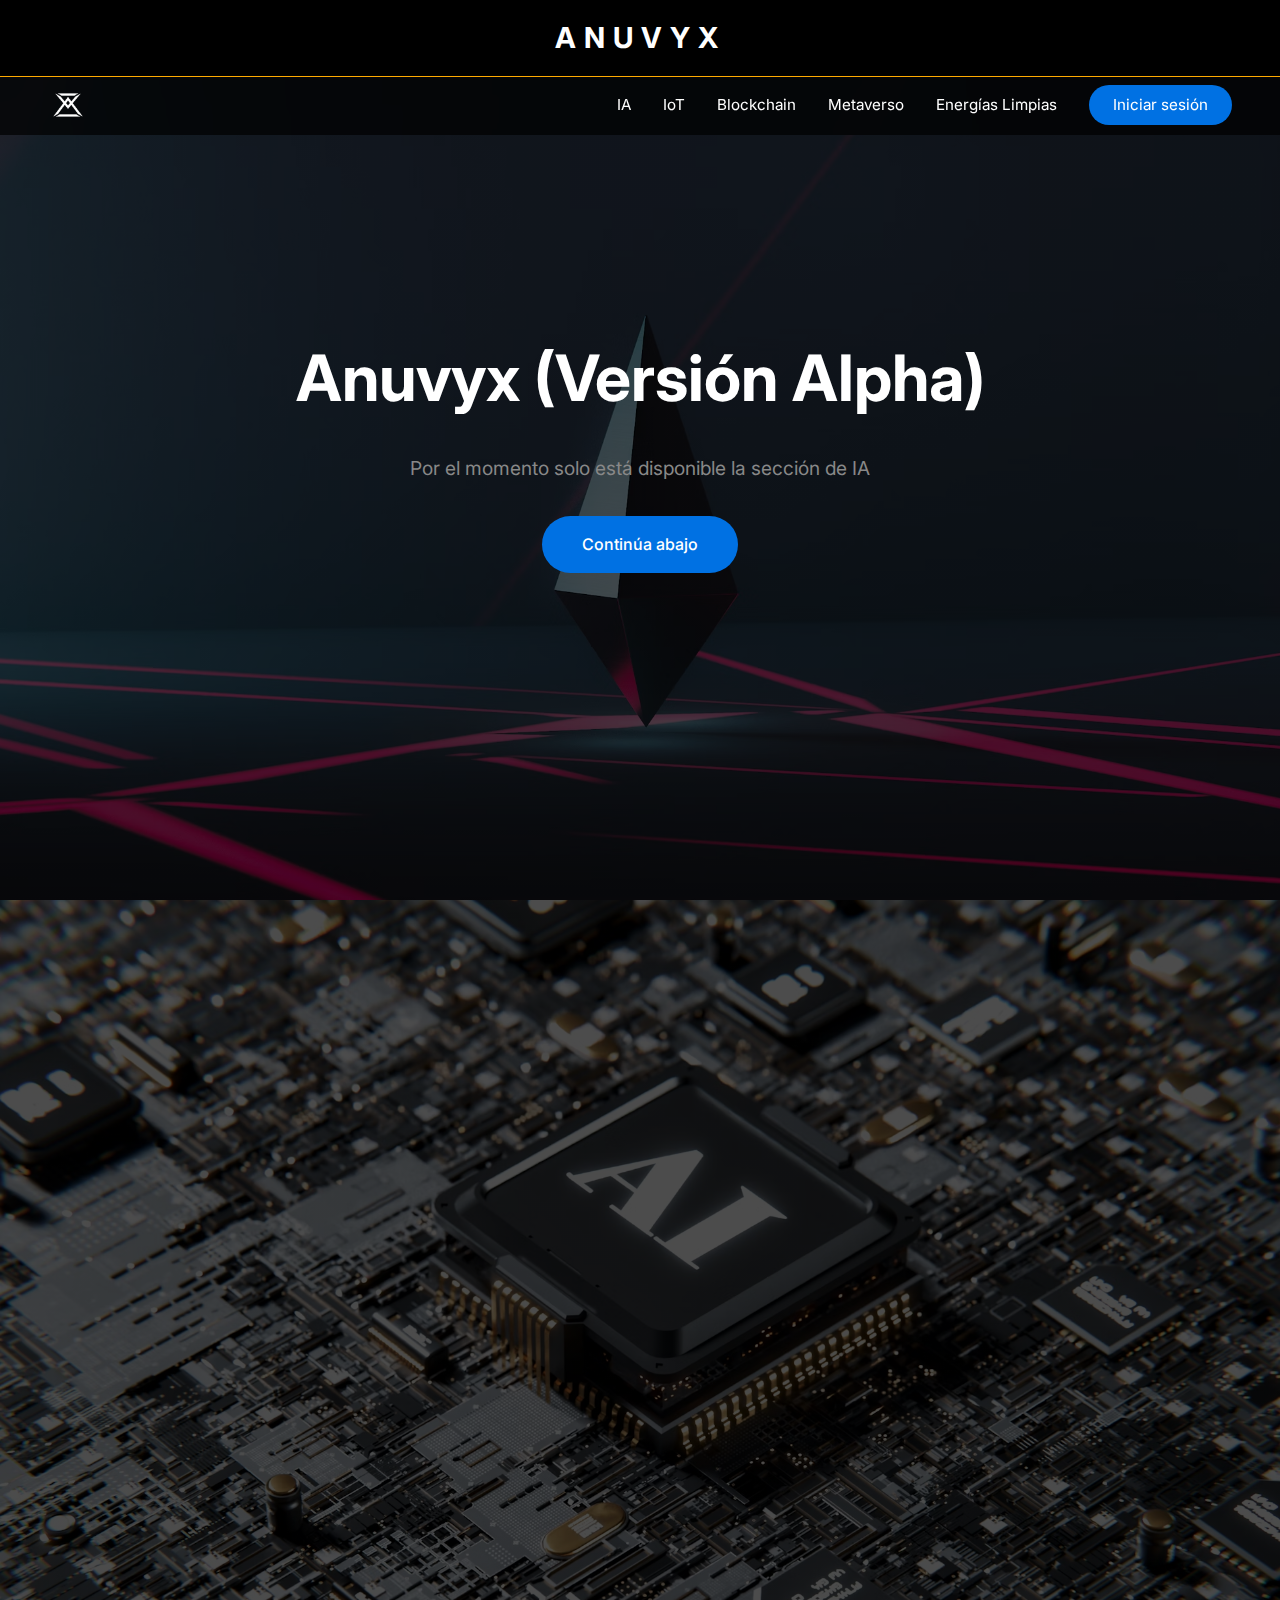
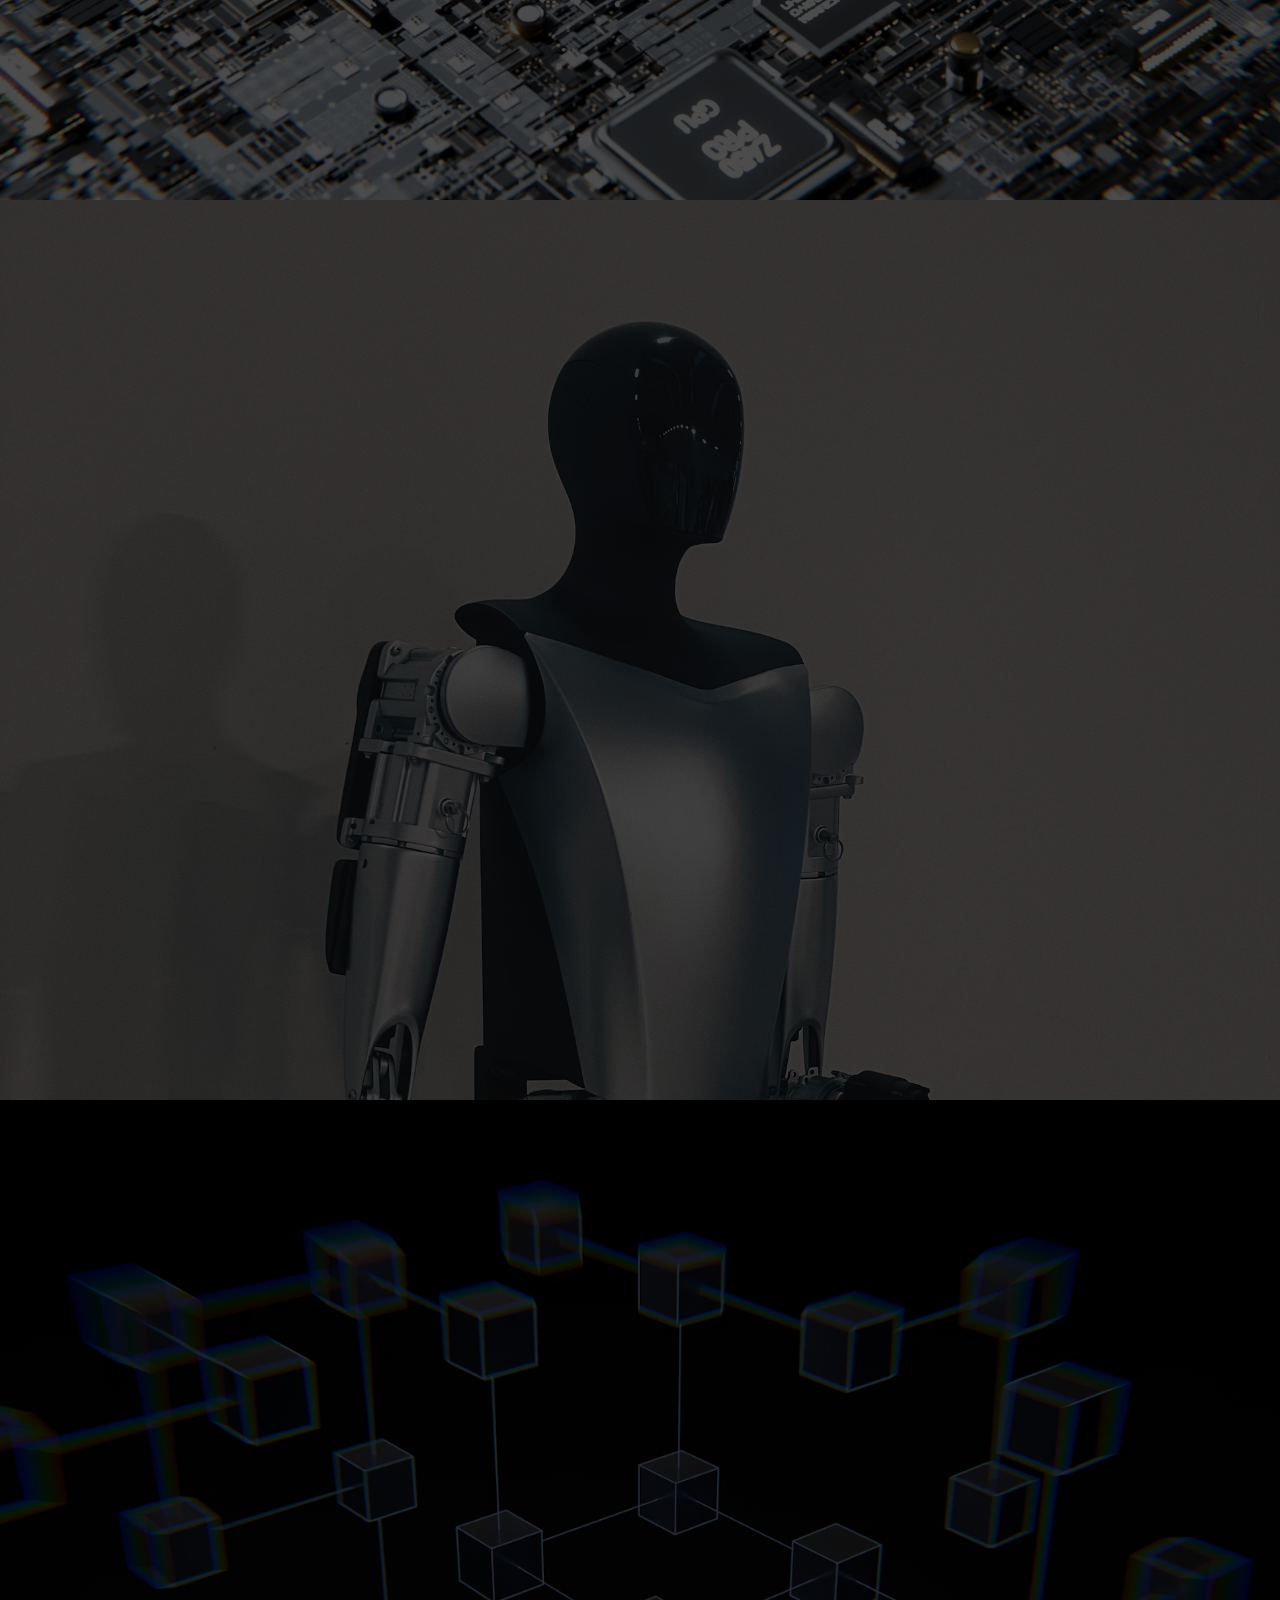
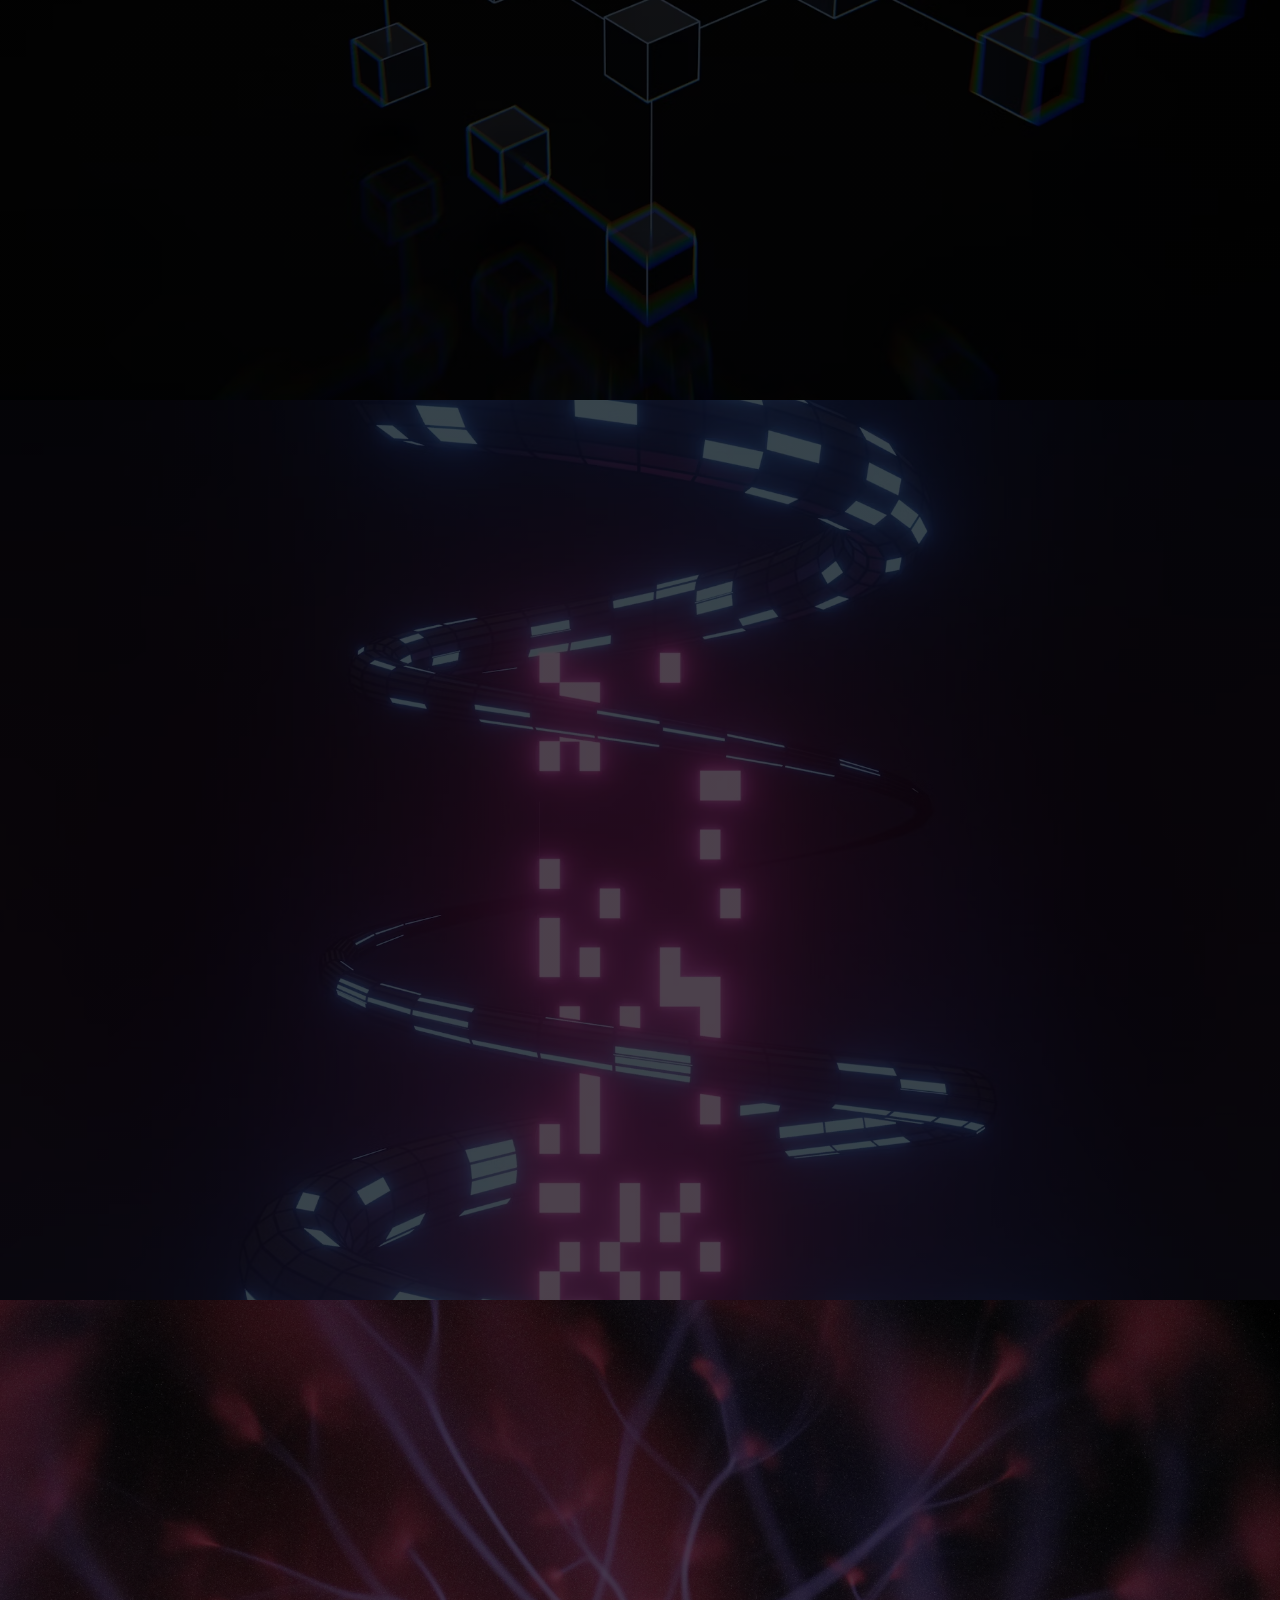
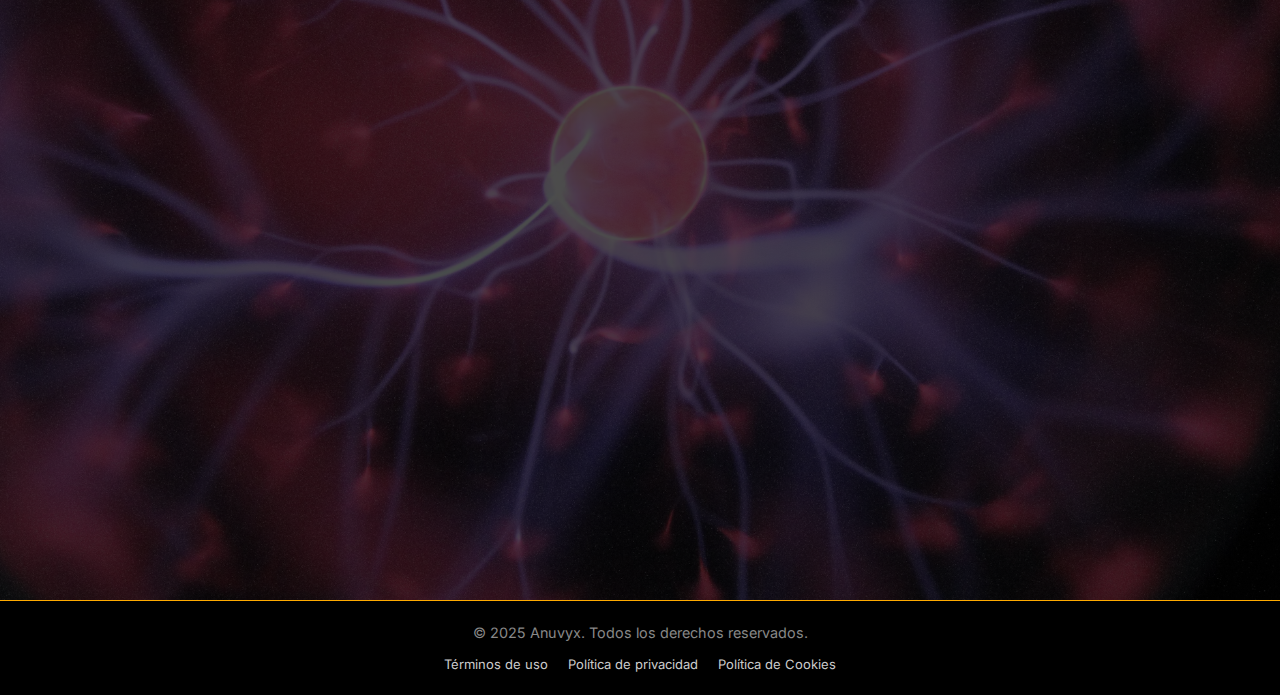
<file: index.html>
<!DOCTYPE html>
<html lang="es">
<head>
  <meta charset="UTF-8">
  <meta name="viewport" content="width=device-width, initial-scale=1.0">
  <title>Anuvyx</title>
  <link rel="stylesheet" href="styles.css">
  <link href="https://fonts.googleapis.com/css2?family=Inter:wght@300;400;500;700&display=swap" rel="stylesheet">
  <link rel="icon" type="image/x-icon" href="static/logo/favicon.ico">
</head>
<body>
  <!-- Top Bar -->
  <div class="top-bar" onclick="window.location.reload()" style="cursor: pointer;" title="Recargar">
    <a href="#hero" class="company-name">ANUVYX</a>
  </div>

  <!-- Navigation Bar -->
  <nav class="nav">
    <a href="#hero" class="nav-logo">
      <img src="static/logo/Anuvyx-White-NB.PNG" alt="Logo Anuvyx" class="logo-img" title="Inicio">
    </a>
    <div class="menu-toggle">
      <span></span>
      <span></span>
      <span></span>
    </div>
    <div class="nav-links">
      <a href="#ia" class="nav-link">IA</a>
      <a href="#iot" class="nav-link">IoT</a>
      <a href="#blockchain" class="nav-link">Blockchain</a>
      <a href="#metaverso" class="nav-link">Metaverso</a>
      <a href="#energias" class="nav-link">Energías Limpias</a>
      <a href="account/login.html" class="nav-link login-link">Iniciar sesión</a>
    </div>
  </nav>

  <!-- Hero Section -->
  <section class="section hero" id="hero">
    <h1 class="hero-title">Anuvyx (Versión Alpha)</h1>
    <p class="hero-subtitle">Por el momento solo está disponible la sección de IA</p>
    <a href="#ia" class="cta-button">Continúa abajo</a>
  </section>

  <!-- IA Section -->
  <section class="section" id="ia">
    <div class="section-content">
      <h2>Inteligencia Artificial</h2>
      <p>Modelo de lenguaje basado en IA</p>
      <a href="ia/arex.html" class="cta-button">Conoce a Arex</a>
    </div>
  </section>

  <!-- IoT Section -->
  <section class="section" id="iot">
    <div class="section-content">
      <h2>Ecosistemas IoT</h2>
      <p>En proceso de creación</p>
      <a href="#iot" class="cta-button">No disponible</a>
    </div>
  </section>

  <!-- Blockchain Section -->
  <section class="section" id="blockchain">
    <div class="section-content">
      <h2>Blockchain &amp; Web3</h2>
      <p>En proceso de creación</p>
      <a href="#blockchain" class="cta-button">No disponible</a>
    </div>
  </section>

  <!-- Metaverso Section -->
  <section class="section" id="metaverso">
    <div class="section-content">
      <h2>Metaverso</h2>
      <p>En proceso de creación</p>
      <a href="#metaverso" class="cta-button">No disponible</a>
    </div>
  </section>

  <!-- Energías Limpias Section -->
  <section class="section" id="energias">
    <div class="section-content">
      <h2>Energías Limpias</h2>
      <p>En proceso de creación</p>
      <a href="#energias" class="cta-button">No disponible</a>
    </div>
  </section>

  <!-- Footer -->
  <footer class="footer">
    <p class="copyright">&copy; 2025 Anuvyx. Todos los derechos reservados.</p>
    <div class="legal-links">
      <a href="legal/terms-of-use.html">Términos de uso</a>
      <a href="legal/privacy-policy.html">Política de privacidad</a>
      <a href="legal/cookie-policy.html">Política de Cookies</a>
    </div>
  </footer>

  <!-- Script -->
  <script src="script.js"></script>
</body>
</html>
</file>
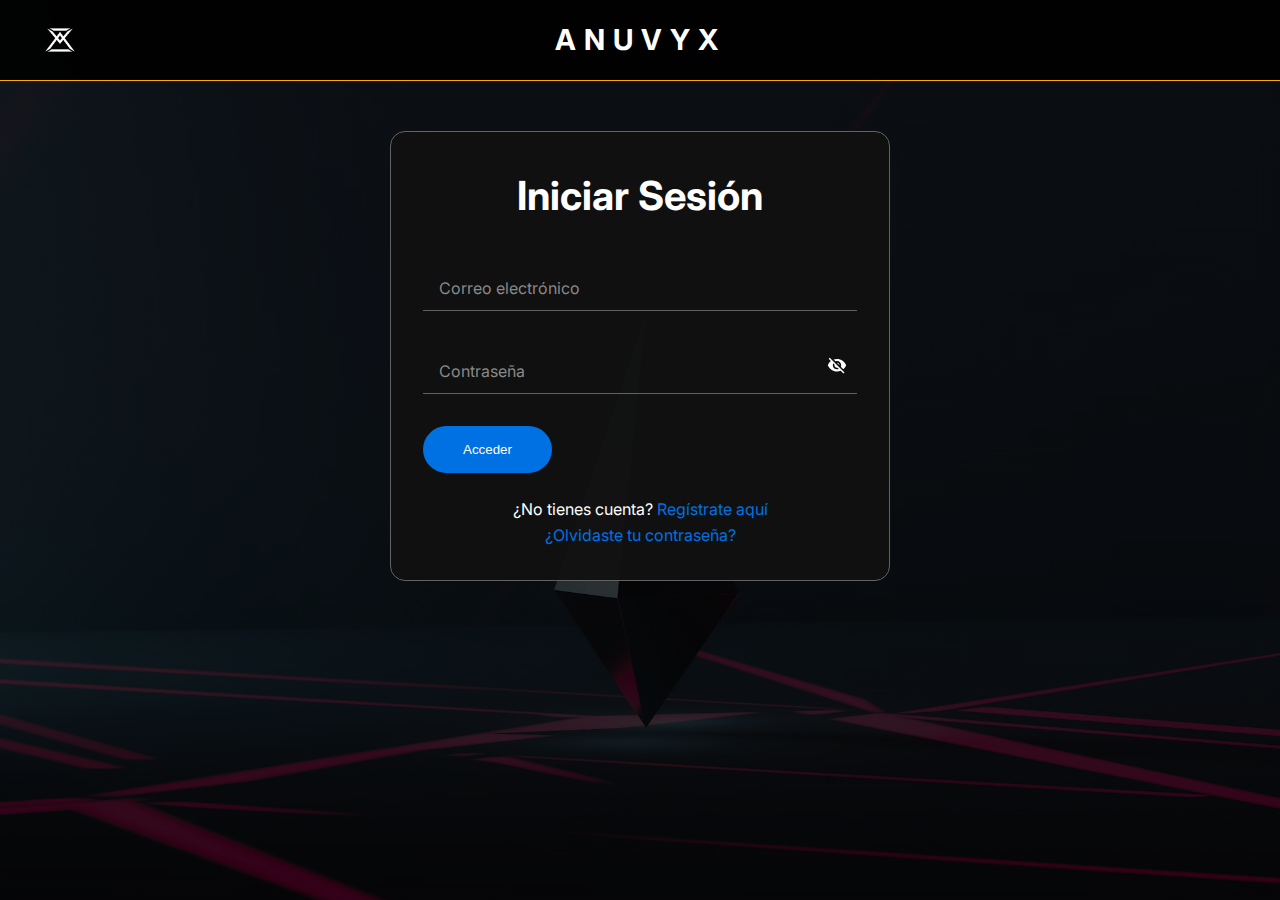
<file: account/login.html>
<!DOCTYPE html>
<html lang="es">
<head>
  <meta charset="UTF-8">
  <meta name="viewport" content="width=device-width, initial-scale=1.0">
  <title>Anuvyx - Autenticación</title>
  <link rel="stylesheet" href="../styles.css">
  <link href="https://fonts.googleapis.com/css2?family=Inter:wght@300;400;500;700&display=swap" rel="stylesheet">
  <link rel="icon" type="image/x-icon" href="../static/logo/favicon.ico">
  <script>
    const params = new URLSearchParams(window.location.search);
    const from = params.get('from');
    if (from) {
      localStorage.setItem('redirectAfterLogin', from);
    }

    if (localStorage.getItem("isLoggedIn") === "true") {
      const redirectTo = localStorage.getItem('redirectAfterLogin') || "../index.html";
      window.location.href = redirectTo === 'arex' ? '../ia/arex.html' : redirectTo;
    }
  </script>
  <script src="https://www.google.com/recaptcha/api.js?render=6LcKLQgrAAAAAA_CidzmLhdN0KHLVfloMFSuu1zL"></script>
  <style>
    #recoveryMessage {
      margin-top: 1.5rem;
    }

    body.login-page {
      background: linear-gradient(rgba(0, 0, 0, 0.8), rgba(0, 0, 0, 0.8)),
                  url("../static/index/hero-banner.avif");
      background-size: cover;
      background-position: center;
      background-attachment: fixed;
    }
  </style>
</head>
<body class="login-page">
  <!-- Auth Navigation -->
  <nav class="auth-nav">
    <div class="nav-left">
      <a href="../index.html" class="nav-logo">
        <img src="../static/logo/Anuvyx-White-NB.PNG" alt="Logo Anuvyx" class="logo-img">
      </a>
    </div>
    <div class="nav-center">
      <a href="../index.html" class="company-name">ANUVYX</a>
    </div>
    <div class="nav-right"></div>
  </nav>

  <!-- Auth Container -->
  <div class="auth-container">
    <!-- Login Section -->
    <section class="auth-section active" id="loginSection">
      <div class="auth-content">
        <h2>Iniciar Sesión</h2>
        <form id="loginForm">
          <div class="input-group">
            <input type="email" id="email" name="email" required>
            <label for="email">Correo electrónico</label>
          </div>
          <div class="input-group">
            <input type="password" id="password" name="password" required>
            <label for="password">Contraseña</label>
          </div>
          <!-- Campo oculto para el token de reCAPTCHA -->
          <input type="hidden" id="recaptchaTokenLogin" name="recaptchaToken">
          <button type="submit" class="cta-button" id="loginButton">
            Acceder
          </button>
          <p class="auth-links">
            ¿No tienes cuenta? <a href="#signup" class="switch-form">Regístrate aquí</a><br>
            <a href="#forgot-password" class="switch-form">¿Olvidaste tu contraseña?</a>
          </p>
        </form>
      </div>
    </section>

    <!-- Signup Section -->
    <section class="auth-section" id="signupSection">
      <div class="auth-content">
        <h2>Crea tu cuenta de Anuvyx</h2>
        <form id="signUpForm">
          <div class="input-group">
            <input type="text" id="name" name="name" required>
            <label for="name">Nombre completo</label>
          </div>
          <div class="input-group">
            <input type="email" id="emailSignUp" name="email" required>
            <label for="emailSignUp">Correo electrónico</label>
          </div>
          <div class="input-group">
            <input type="password" id="passwordSignUp" name="password" required>
            <label for="passwordSignUp">Contraseña</label>
          </div>
          <div class="input-group">
            <input type="password" id="confirmPassword" name="confirmPassword" required>
            <label for="confirmPassword">Confirmar contraseña</label>
          </div>
          <input type="hidden" id="recaptchaToken" name="recaptchaToken">
          <button type="submit" class="cta-button" id="signUpButton">Registrarse</button>
          <p class="auth-links">
            ¿Ya tienes cuenta? <a href="#login" class="switch-form">Inicia sesión aquí</a>
          </p>
        </form>
      </div>
    </section>

    <!-- Password Recovery Section -->
    <section class="auth-section" id="recoverySection">
      <div class="auth-content">
        <h2>Recuperar Contraseña</h2>
        <form id="recoveryForm">
          <div class="input-group">
            <input type="email" id="recoveryEmail" name="email" required>
            <label for="recoveryEmail">Correo electrónico registrado</label>
          </div>
          <button type="submit" class="cta-button" id="recoveryButton">Enviar enlace de recuperación</button>
          <p class="auth-links">
            <a href="#login" class="switch-form">Volver al login</a>
          </p>
        </form>
        <div id="recoveryMessage" class="hidden"></div>
      </div>
    </section>
  </div>

  <!-- Auth Script -->
  <script>
    function addTogglePassword(idInput) {
      const input = document.getElementById(idInput);
      if (!input) return;
      const label = input.nextElementSibling;
      if (label && label.tagName.toLowerCase() !== 'label') return;
      if (label.nextElementSibling && label.nextElementSibling.classList.contains('toggle-password')) {
        label.nextElementSibling.remove();
      }
      const wrapper = document.createElement('div');
      wrapper.style.position = 'relative';
      input.parentNode.insertBefore(wrapper, input);
      wrapper.appendChild(input);
      if (label && label.tagName.toLowerCase() === 'label') {
        wrapper.appendChild(label);
      }
      input.style.width = '100%';
      const toggleIcon = document.createElement('span');
      toggleIcon.classList.add('toggle-password-icon');
      toggleIcon.style.position = 'absolute';
      toggleIcon.style.top = '50%';
      toggleIcon.style.right = '10px';
      toggleIcon.style.transform = 'translateY(-50%)';
      toggleIcon.style.cursor = 'pointer';
      const eyeSVG = `
      <svg xmlns="http://www.w3.org/2000/svg" viewBox="0 0 24 24" fill="currentColor" width="20" height="20">
        <path d="M12 4.5C7 4.5 2.73 7.61 1 12c1.73 4.39 6 7.5 11 7.5s9.27-3.11 11-7.5c-1.73-4.39-6-7.5-11-7.5zM12 17c-2.76 0-5-2.24-5-5s2.24-5 5-5 5 2.24 5 5-2.24 5-5 5zm0-8c-1.66 0-3 1.34-3 3s1.34 3 3 3 3-1.34 3-3-1.34-3-3-3z"/>
      </svg>
      `;
      const eyeSlashSVG = `
      <svg xmlns="http://www.w3.org/2000/svg" viewBox="0 0 24 24" fill="currentColor" width="20" height="20">
        <path d="M12 7c2.76 0 5 2.24 5 5 0 .65-.13 1.26-.36 1.83l2.92 2.92c1.51-1.26 2.7-2.89 3.43-4.75-1.73-4.39-6-7.5-11-7.5-1.4 0-2.74.25-3.98.7l2.16 2.16C10.74 7.13 11.35 7 12 7zM2 4.27l2.28 2.28.46.46C3.08 8.3 1.78 10.02 1 12c1.73 4.39 6 7.5 11 7.5 1.55 0 3.03-.3 4.38-.84l.42.42L19.73 22 21 20.73 3.27 3 2 4.27zM7.53 9.8l1.55 1.55c-.05.21-.08.43-.08.65 0 1.66 1.34 3 3 3 .22 0 .44-.03.65-.08l1.55 1.55c-.67.33-1.41.53-2.2.53-2.76 0-5-2.24-5-5 0-.79.2-1.53.53-2.2zm4.31-.78l3.15 3.15.02-.16c0-1.66-1.34-3-3-3l-.17.01z"/>
      </svg>
      `;
      toggleIcon.innerHTML = eyeSlashSVG;
      wrapper.appendChild(toggleIcon);
      toggleIcon.addEventListener('click', () => {
        if (input.type === 'password') {
          input.type = 'text';
          toggleIcon.innerHTML = eyeSVG;
        } else {
          input.type = 'password';
          toggleIcon.innerHTML = eyeSlashSVG;
        }
      });
    }

    function executeRecaptcha(action) {
      return new Promise((resolve, reject) => {
        grecaptcha.ready(() => {
          grecaptcha.execute('6LcKLQgrAAAAAA_CidzmLhdN0KHLVfloMFSuu1zL', { action })
            .then(token => resolve(token))
            .catch(error => reject(error));
        });
      });
    }

    document.addEventListener("DOMContentLoaded", () => {
      // Cambiar entre secciones
      document.querySelectorAll('.switch-form').forEach(link => {
        link.addEventListener('click', (e) => {
          e.preventDefault();
          document.querySelectorAll('.auth-section').forEach(section => {
            section.classList.remove('active');
          });
          let targetSection;
          switch (e.target.hash) {
            case "#signup": targetSection = document.getElementById('signupSection'); break;
            case "#login": targetSection = document.getElementById('loginSection'); break;
            case "#forgot-password": targetSection = document.getElementById('recoverySection'); break;
          }
          if (targetSection) targetSection.classList.add('active');
        });
      });

      // Mostrar/ocultar contraseña
      addTogglePassword('password');
      addTogglePassword('passwordSignUp');
      addTogglePassword('confirmPassword');

      // Login con reCAPTCHA
      document.getElementById('loginForm').addEventListener('submit', async (e) => {
        e.preventDefault();
        const email = document.getElementById('email').value.trim();
        const password = document.getElementById('password').value;
        const loginButton = document.getElementById('loginButton');
        
        loginButton.disabled = true;
        const originalContent = loginButton.innerHTML;
        loginButton.innerHTML = '<span class="spinner"></span>';

        try {
          const token = await executeRecaptcha('login');
          document.getElementById('recaptchaTokenLogin').value = token;

          const response = await fetch('https://anuvyx-backend.vercel.app/api/login', {
            method: 'POST',
            headers: { 'Content-Type': 'application/json' },
            body: JSON.stringify({ email, password, recaptchaToken: token })
          });

          if (!response.ok) {
            const errMsg = await response.text();
            const needsVerification =
              response.status === 401 && errMsg.toLowerCase().includes('no ha sido verificado');

            if (needsVerification) {
              localStorage.setItem('pendingVerificationEmail', email);
              alert('Tu cuenta ya está registrada. Verifica tu correo para poder iniciar sesión.');
              window.location.href = '../account/verification.html';
              return;
            }

            throw new Error(errMsg || 'Error en el inicio de sesión');
          }

          const data = await response.json();
          localStorage.setItem("isLoggedIn", "true");
          localStorage.setItem("userData", JSON.stringify(data.user));
          localStorage.setItem("authToken", data.token);
          const redirectTo = localStorage.getItem('redirectAfterLogin') || '../index.html';
          window.location.href = redirectTo === 'arex' ? '../ia/arex.html' : redirectTo;
        } catch (error) {
          console.error('Login error:', error);
          alert('Error en el inicio de sesión. Verifica tus credenciales y vuelve a intentarlo.');
        } finally {

          loginButton.disabled = false;
          loginButton.innerHTML = originalContent;
        }
      });

      // Signup (sin cambios)
      document.getElementById('signUpForm').addEventListener('submit', async (e) => {
        e.preventDefault();
        const signUpButton = document.getElementById('signUpButton');
        signUpButton.disabled = true;
        const originalText = signUpButton.innerHTML;
        signUpButton.innerHTML = '<span class="spinner"></span>';

        try {
          const token = await executeRecaptcha('signup');
          document.getElementById('recaptchaToken').value = token;
          const formData = {
            name: document.getElementById('name').value,
            email: document.getElementById('emailSignUp').value,
            password: document.getElementById('passwordSignUp').value,
            confirmPassword: document.getElementById('confirmPassword').value,
            recaptchaToken: token
          };
          const response = await fetch('https://anuvyx-backend.vercel.app/api/register', {
            method: 'POST',
            headers: { 'Content-Type': 'application/json' },
            body: JSON.stringify(formData)
          });
          if (!response.ok) throw new Error(await response.text());
          alert('¡Registro exitoso! Escribe tu correo para verificar tu cuenta.');
          window.location.href = '../account/verification.html';
        } catch (error) {
          console.error('Signup error:', error);
          alert('Error en el registro: ' + error.message);
        } finally {
          signUpButton.disabled = false;
          signUpButton.innerHTML = originalText;
        }
      });

      // Recuperación de contraseña (sin cambios)
      document.getElementById('recoveryForm').addEventListener('submit', async (e) => {
        e.preventDefault();
        const email = document.getElementById('recoveryEmail').value;
        const messageElement = document.getElementById('recoveryMessage');
        const recoveryButton = document.getElementById('recoveryButton');
        const originalText = recoveryButton.innerHTML;

        recoveryButton.disabled = true;
        recoveryButton.innerHTML = '<span class="spinner"></span>';

        try {
          const response = await fetch('https://anuvyx-backend.vercel.app/api/forgot-password', {
            method: 'POST',
            headers: { 'Content-Type': 'application/json' },
            body: JSON.stringify({ email })
          });
          messageElement.classList.remove('hidden', 'error', 'success');
          if (response.ok) {
            messageElement.textContent = 'Se ha enviado un enlace de recuperación a tu correo electrónico.';
            messageElement.classList.add('success');
          } else {
            messageElement.textContent = 'Error al enviar el enlace. Verifica el correo electrónico.';
            messageElement.classList.add('error');
          }
        } catch (error) {
          console.error('Recovery error:', error);
          messageElement.classList.remove('hidden');
          messageElement.textContent = 'Error de conexión. Intenta nuevamente.';
          messageElement.classList.add('error');
        } finally {
          recoveryButton.disabled = false;
          recoveryButton.innerHTML = originalText;
          messageElement.classList.remove('hidden');
        }
      });

    });
  </script>
</body>
</html>
</file>
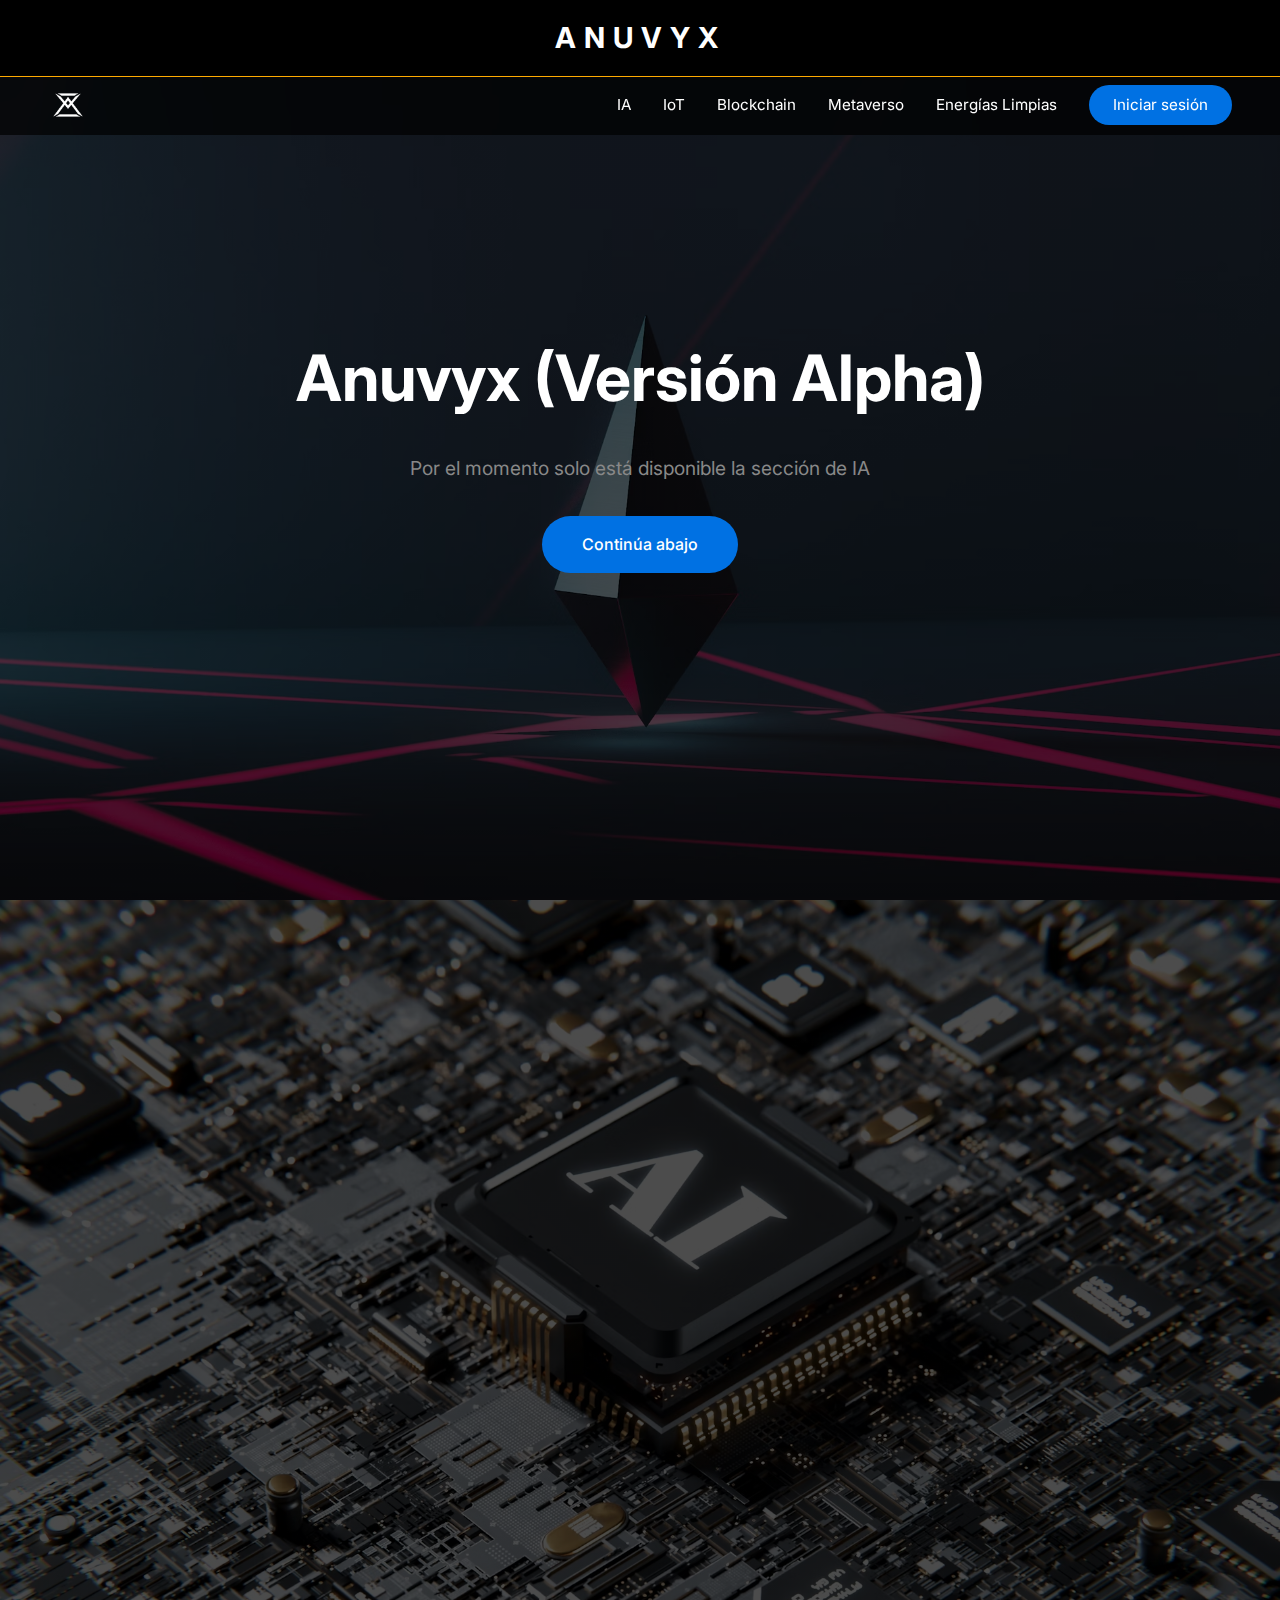
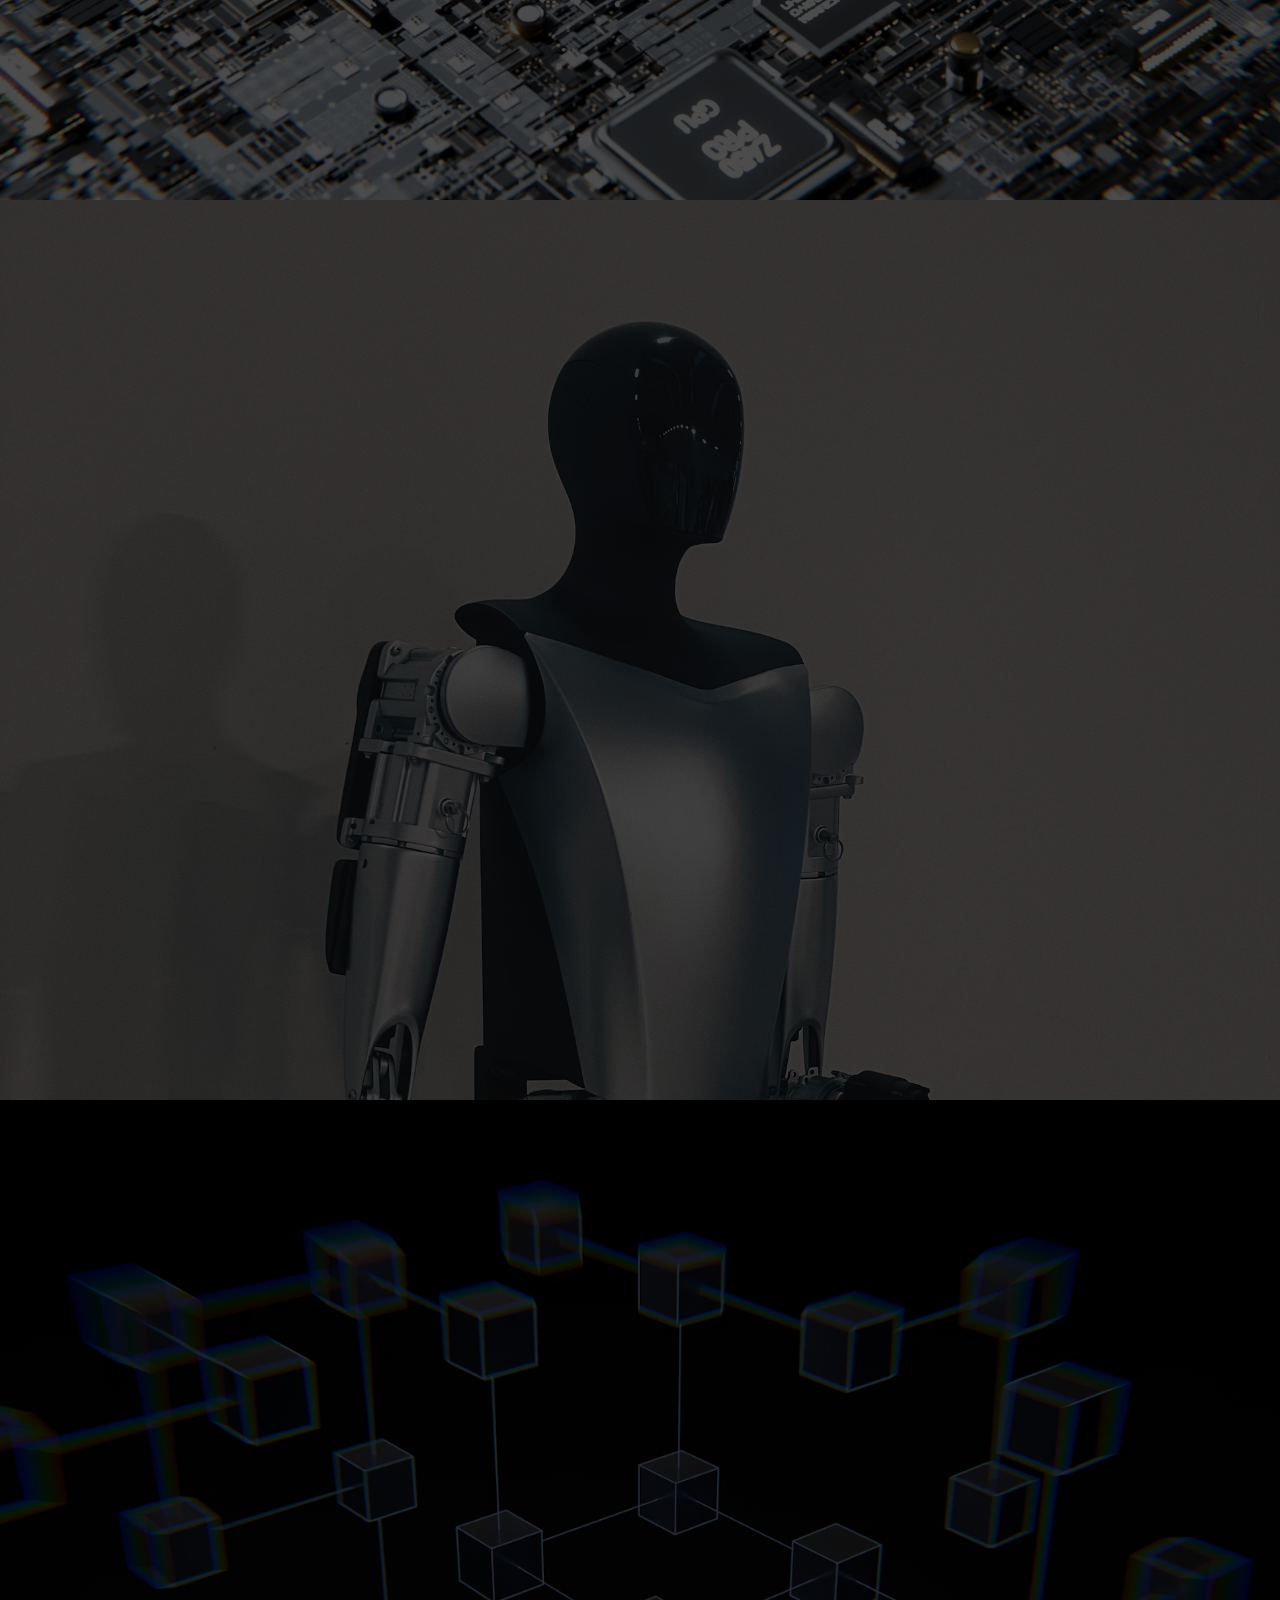
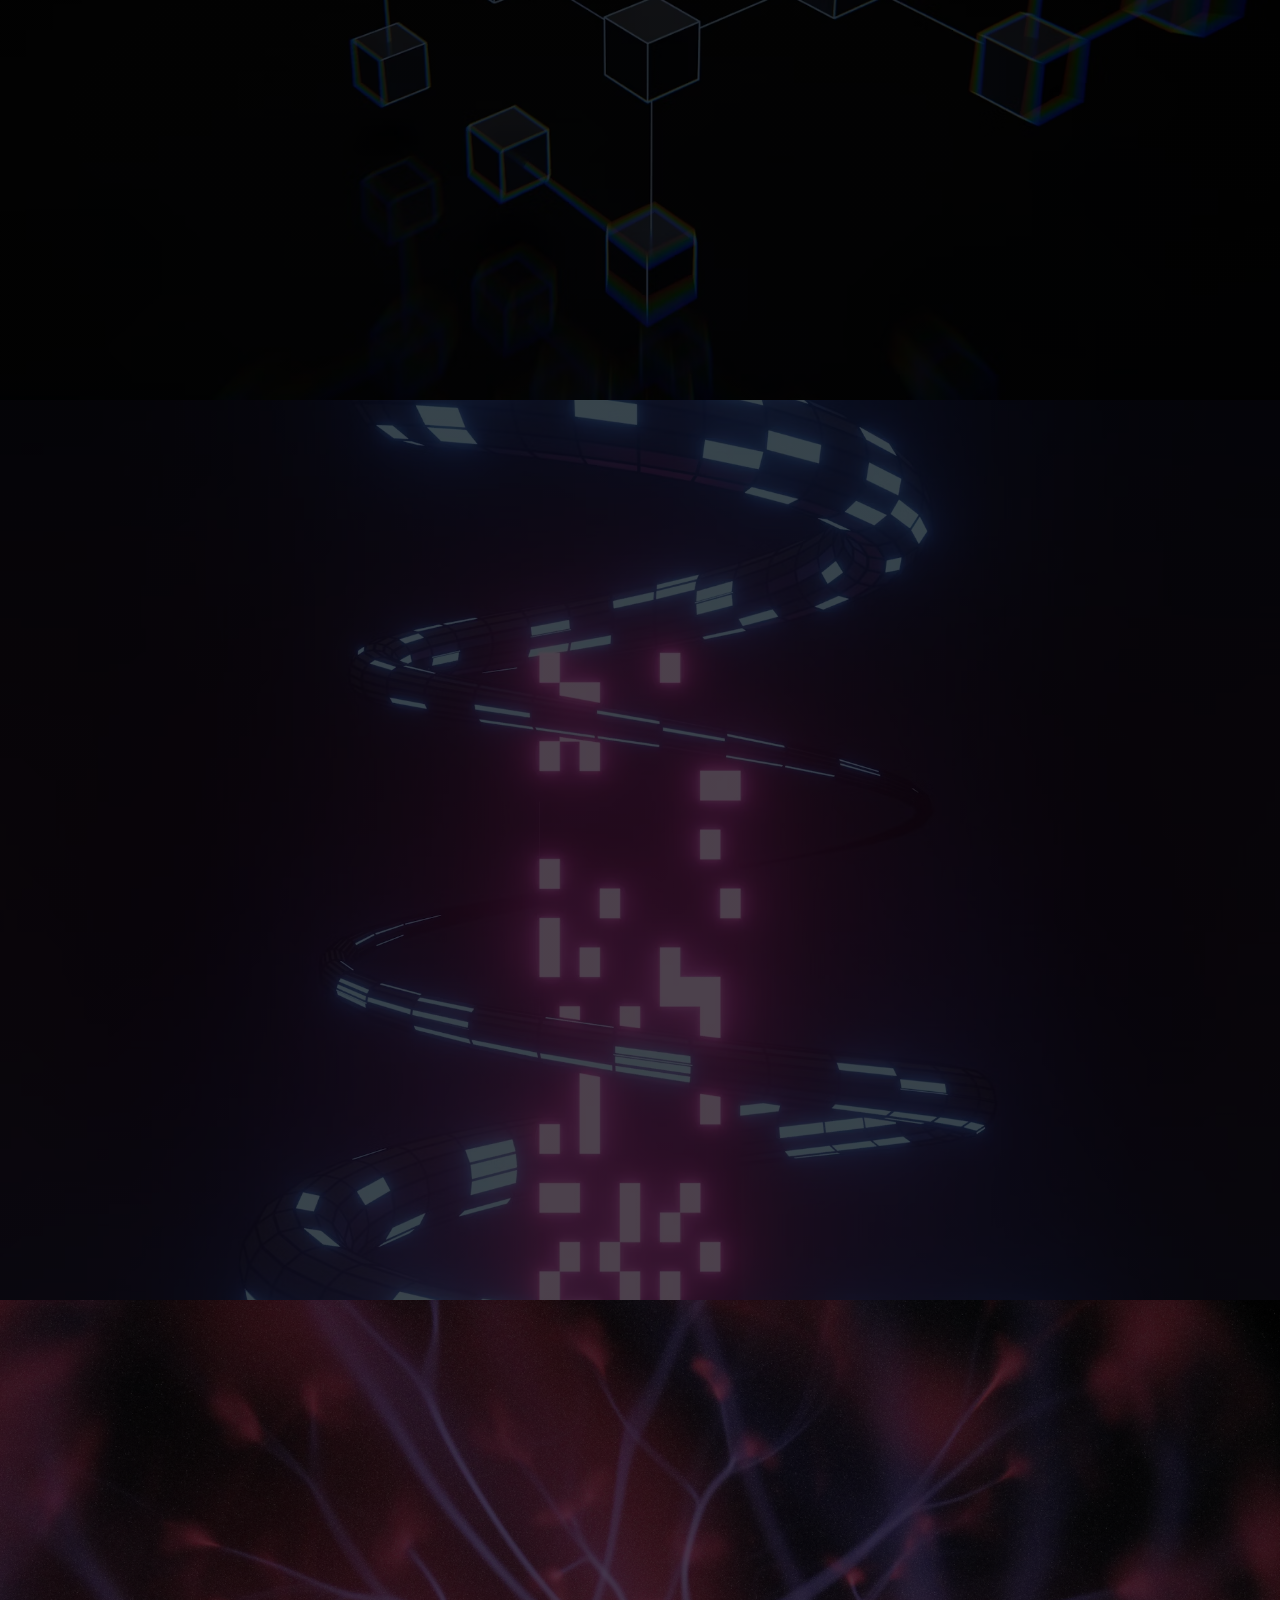
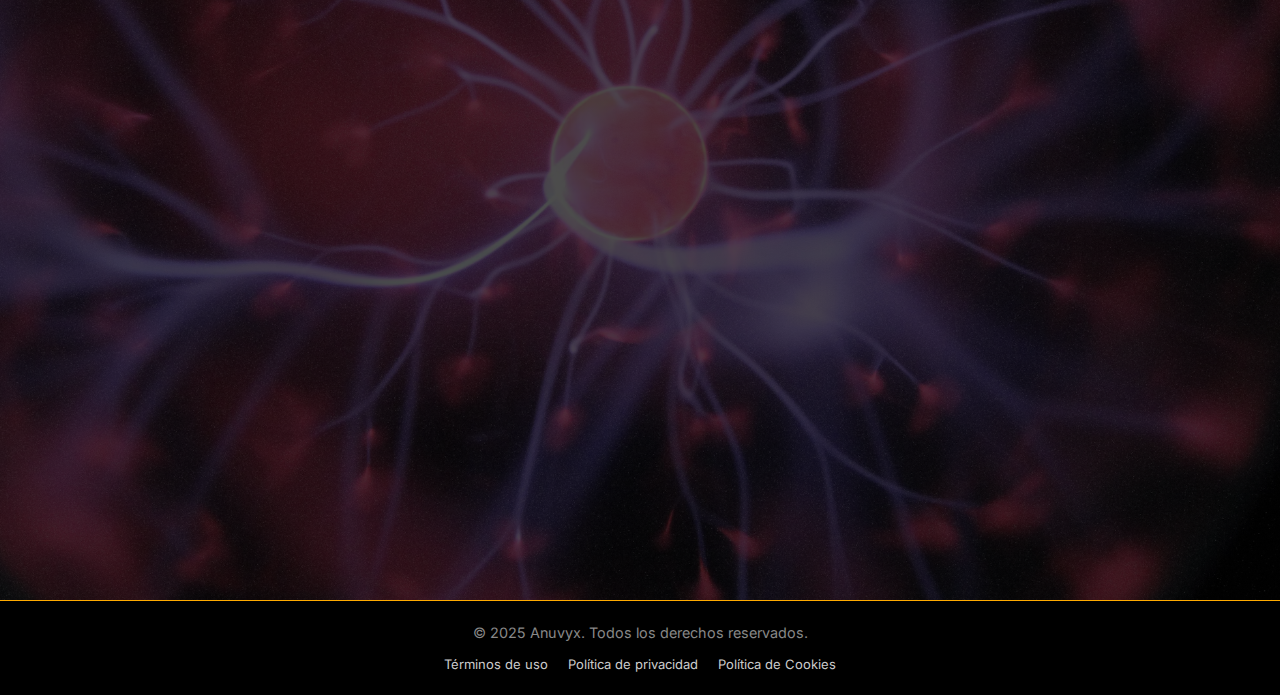
<file: account/profile.html>
<!DOCTYPE html>
<html lang="es">
<head>
  <meta charset="UTF-8" />
  <meta name="viewport" content="width=device-width, initial-scale=1.0" />
  <title>Perfil de Usuario - Anuvyx</title>

  <link rel="stylesheet" href="../styles.css" />
  <link href="https://fonts.googleapis.com/css2?family=Inter:wght@300;400;500;700&display=swap" rel="stylesheet" />
  <link rel="icon" type="image/x-icon" href="../static/logo/favicon.ico" />

  <!-- Estilos específicos para el perfil -->
  <style>
    .profile-section {
      padding: 120px 2rem 2rem;
      min-height: 100vh;
      background: linear-gradient(rgba(0, 0, 0, 0.8), rgba(0, 0, 0, 0.8)),
        url("../static/index/ia-banner.avif");
      background-size: cover;
      background-position: center;
    }
    .profile-container {
      max-width: 1200px;
      margin: 50px auto;
      background: rgba(0, 0, 0, 0.7);
      border-radius: 15px;
      padding: 2rem;
      box-shadow: 0 4px 15px rgba(212, 169, 68);
    }
    .profile-header {
      text-align: center;
      margin-bottom: 2rem;
      position: relative;
    }
    .profile-picture {
      width: 150px;
      height: 150px;
      border-radius: 50%;
      margin: 0 auto 1rem;
      background: url("../static/icons/user-icon-black.png") center/cover;
      position: relative;
      border: 3px solid #0071e3;
    }
    .edit-overlay {
      position: absolute;
      bottom: 0;
      right: 0;
      background: rgba(0, 0, 0, 0.7);
      padding: 0.5rem;
      border-radius: 50%;
      max-width: 42px;
      max-height: 42px;
      cursor: default;
    }
    .profile-header button {
      position: absolute;
      top: 0;
      right: 0;
      margin: 1rem;
    }
    .profile-grid {
      display: grid;
      grid-template-columns: 1fr 2fr;
      gap: 2rem;
    }
    .profile-sidebar {
      border-right: 1px solid #333;
      padding-right: 2rem;
    }
    .profile-info h2 {
      color: var(--color-border-gold);
      margin-bottom: 1rem;
    }
    .subscription-section {
      margin-top: 2rem;
      padding-top: 2rem;
      border-top: 1px solid #333;
    }
    .subscription-section h2 {
      color: var(--color-border-gold);
      margin-bottom: 1rem;
    }
    .info-group {
      margin-bottom: 1.5rem;
      position: relative;
    }
    .info-group label {
      display: block;
      color: #888;
      margin-bottom: 0.5rem;
    }
    .info-group input,
    .info-group select {
      width: 100%;
      padding: 0.8rem;
      background: #111;
      border: 1px solid #333;
      color: #fff;
      border-radius: 8px;
      transition: all 0.3s;
    }
    .info-group input:focus,
    .info-group select:focus {
      border-color: #0071e3;
      outline: none;
    }
    .toggle-password-icon {
      position: absolute;
      top: 55%;
      right: 12px;
      transform: translateY(-50%);
      cursor: pointer;
    }
    .security-section {
      margin-top: 2rem;
      padding-top: 2rem;
      border-top: 1px solid #333;
    }
    .security-section h2 {
      color: var(--color-border-gold);
      margin-bottom: 1rem;
    }
    .button-group {
      display: flex;
      gap: 1rem;
      margin-top: 2rem;
    }
    .disabled-input {
      background: #222 !important;
      cursor: not-allowed;
    }
    .hidden {
      display: none;
    }
    @media (max-width: 768px) {
      .profile-grid {
        grid-template-columns: 1fr;
      }
      .profile-sidebar {
        border-right: none;
        padding-right: 0;
        border-bottom: 1px solid #333;
        padding-bottom: 2rem;
      }
      .profile-container {
        padding: 1.5rem;
      }
      .profile-header {
        display: flex;
        flex-direction: column;
        align-items: center;
      }
      .profile-header button {
        position: static;
        order: -1;
        margin-bottom: 2rem;
      }
    }
  </style>
</head>
<body>
  <!-- Top Bar -->
  <div
    class="top-bar"
    onclick="window.location.reload()"
    style="cursor: pointer"
    title="Recargar"
  >
    <a href="../index.html#hero" class="company-name">ANUVYX</a>
  </div>

  <!-- Navigation Bar -->
  <nav class="nav">
    <a href="../index.html#hero" class="nav-logo">
      <img
        src="../static/logo/Anuvyx-White-NB.PNG"
        alt="Logo Anuvyx"
        class="logo-img"
        title="Inicio"
      />
    </a>
    <div class="menu-toggle"><span></span><span></span><span></span></div>
    <div class="nav-links">
      <a href="../index.html#ia" class="nav-link">IA</a>
      <a href="../index.html#iot" class="nav-link">IoT</a>
      <a href="../index.html#blockchain" class="nav-link">Blockchain</a>
      <a href="../index.html#metaverso" class="nav-link">Metaverso</a>
      <a href="../index.html#energias" class="nav-link">Energías Limpias</a>
    </div>
  </nav>

  <!-- Main Profile Content -->
  <main class="profile-section">
    <div class="profile-container">
      <div class="profile-header">
        <div class="profile-picture">
          <div class="edit-overlay">
            <!-- Cámara outline -->
            <svg
              xmlns="http://www.w3.org/2000/svg"
              width="26"
              height="26"
              viewBox="0 0 24 24"
              fill="none"
              stroke="currentColor"
              stroke-width="2"
              stroke-linecap="round"
              stroke-linejoin="round"
            >
              <path
                d="M23 19a2 2 0 0 1-2 2H3a2 2 0 0 1-2-2V7a2 2 0 0 1 2-2h4l2-3h6l2 3h4a2 2 0 0 1 2 2z"
              ></path>
              <circle cx="12" cy="13" r="4"></circle>
            </svg>
          </div>
        </div>
        <h1>Perfil de Usuario</h1>
        <button id="editProfileBtn" class="cta-button">Editar Perfil</button>
      </div>

      <div class="profile-grid">
        <!-- Sidebar -->
        <div class="profile-sidebar">
          <div class="profile-info">
            <h2>Información Básica</h2>

            <div class="info-group">
              <label>Nombre completo</label>
              <input
                id="userName"
                type="text"
                disabled
                class="disabled-input"
              />
            </div>

            <div class="info-group">
              <label>Correo electrónico</label>
              <input
                id="userEmail"
                type="email"
                disabled
                class="disabled-input"
              />
            </div>
          </div>
        </div>

        <!-- Content -->
        <div class="profile-content">
          <div class="profile-info">
            <h2>Detalles Personales</h2>

            <div class="info-group">
              <label>Fecha de nacimiento</label>
              <input
                id="userDOB"
                type="date"
                disabled
                class="disabled-input"
              />
            </div>
          </div>

          <!-- Suscripción -->
          <div class="subscription-section">
            <h2>Suscripción</h2>

            <div class="info-group">
              <label>Tipo de suscripción</label>
              <input
                id="userSubscription"
                type="text"
                disabled
                class="disabled-input"
              />
            </div>
          </div>

          <!-- Seguridad -->
          <div class="security-section">
            <h2>Seguridad</h2>

            <div class="info-group">
              <label>Contraseña actual</label>
              <input
                id="currentPassword"
                type="password"
                disabled
                class="disabled-input"
                placeholder="••••••••"
              />
            </div>

            <div class="info-group">
              <label>Nueva contraseña</label>
              <input
                id="newPassword"
                type="password"
                disabled
                class="disabled-input"
                placeholder="••••••••"
                pattern="(?=.*[A-Z])(?=.*\d)(?=.*[!@#$%^&*]).{8,}"
                title="Mínimo 8 caracteres, al menos una mayúscula, un número y un carácter especial (!@#$%^&*)"
              />
            </div>

            <div class="info-group">
              <label>Confirmar nueva contraseña</label>
              <input
                id="confirmNewPassword"
                type="password"
                disabled
                class="disabled-input"
                placeholder="••••••••"
                pattern="(?=.*[A-Z])(?=.*\d)(?=.*[!@#$%^&*]).{8,}"
                title="Mínimo 8 caracteres, al menos una mayúscula, un número y un carácter especial (!@#$%^&*)"
              />
            </div>

            <div id="saveCancelButtons" class="button-group hidden">
              <button id="saveChangesBtn" class="cta-button">
                Guardar Cambios
              </button>
              <button
                id="cancelChangesBtn"
                class="cta-button"
                style="background: #333"
              >
                Cancelar
              </button>
            </div>
          </div>
        </div>
      </div>

      <!-- Danger zone -->
      <div class="security-section">
        <h2>Zona Peligrosa</h2>
        <div class="button-group">
          <button
            id="deleteAccountBtn"
            class="cta-button"
            style="background: rgba(255, 0, 0, 0.9)"
          >
            Eliminar Cuenta
          </button>
        </div>
      </div>
    </div>
  </main>

  <!-- Footer -->
  <footer class="footer">
    <p class="copyright">
      &copy; 2025 Anuvyx. Todos los derechos reservados.
    </p>
  </footer>

  <script>
    /* ============================ SESSION CHECK =========================== */
    if (localStorage.getItem("isLoggedIn") !== "true") {
      alert("Acceso denegado. Por favor, inicia sesión primero.");
      window.location.href = "../index.html#login";
    }

    document.addEventListener("DOMContentLoaded", () => {
      /* Declaramos userData en ámbito global dentro del closure */
      let userData = {};

      /* ========================= INITIAL DATA LOAD ========================= */
      async function loadUserProfile() {
        const token = localStorage.getItem("authToken");
        if (!token) {
          alert("Token no encontrado. Inicia sesión de nuevo.");
          window.location.href = "../index.html#login";
          return;
        }

        try {
          const res = await fetch("https://anuvyx-backend.vercel.app/api/profile", {
            headers: { Authorization: "Bearer " + token }
          });

          if (!res.ok) throw new Error("No se pudo obtener el perfil");

          userData = await res.json();

          // Guardar datos actualizados
          localStorage.setItem("userData", JSON.stringify(userData));

          document.getElementById("userName").value          = userData.name         || "";
          document.getElementById("userEmail").value         = userData.email        || "";
          document.getElementById("userSubscription").value  = userData.subscription || "";

          const userDOBField = document.getElementById("userDOB");
          if (userData.birthDate) {
            const isoDate = new Date(userData.birthDate).toISOString().split("T")[0];
            userDOBField.value = isoDate;
          }
        } catch (err) {
          console.error("Error al cargar el perfil:", err);
          alert("Error al cargar tu perfil. Intenta iniciar sesión nuevamente.");
          window.location.href = "../index.html#login";
        }
      }

      /* --- Carga inicial --- */
      loadUserProfile();

      /* =========================== EDIT PROFILE =========================== */
      const editBtn      = document.getElementById("editProfileBtn");
      const saveCancel   = document.getElementById("saveCancelButtons");
      const userDOBField = document.getElementById("userDOB");

      const fields = [
        document.getElementById("userName"),
        userDOBField,
        document.getElementById("currentPassword"),
        document.getElementById("newPassword"),
        document.getElementById("confirmNewPassword"),
      ];

      let editing = false;

      editBtn.addEventListener("click", () => {
        editing = !editing;

        fields.forEach((f) => {
          f.disabled = !editing;
          if (f.tagName === "INPUT") f.readOnly = !editing;
          f.classList.toggle("disabled-input", !editing);
        });

        saveCancel.classList.toggle("hidden", !editing);
        editBtn.textContent = editing ? "Cancelar edición" : "Editar Perfil";

        if (!editing) location.reload();
      });

      document
        .getElementById("cancelChangesBtn")
        .addEventListener("click", () => location.reload());

      /* ========================= SAVE CHANGES ========================== */
      document
        .getElementById("saveChangesBtn")
        .addEventListener("click", async () => {
          const saveBtn = document.getElementById("saveChangesBtn");
          const originalText = saveBtn.innerHTML;
          saveBtn.disabled = true;
          saveBtn.innerHTML = '<span class="spinner"></span>';

          const updatedName         = document.getElementById("userName").value.trim();
          const updatedDOB          = userDOBField.value;
          const currentPassword     = document.getElementById("currentPassword").value;
          const newPassword         = document.getElementById("newPassword").value;
          const confirmNewPassword  = document.getElementById("confirmNewPassword").value;

          if (newPassword && newPassword !== confirmNewPassword) {
            alert("La nueva contraseña y su confirmación no coinciden.");
            saveBtn.disabled = false;
            saveBtn.innerHTML = originalText;
            return;
          }

          const regex = /(?=.*[A-Z])(?=.*\d)(?=.*[!@#$%^&*]).{8,}/;
          if (newPassword && !regex.test(newPassword)) {
            alert("La nueva contraseña no cumple los requisitos.");
            saveBtn.disabled = false;
            saveBtn.innerHTML = originalText;
            return;
          }

          const payload = {
            name: updatedName,
            birthDate: updatedDOB,
          };

          if (newPassword) {
            payload.currentPassword = currentPassword;
            payload.newPassword    = newPassword;
          }

          try {
            const token = localStorage.getItem("authToken");
            if (!token) {
              alert("No estás autenticado. Inicia sesión nuevamente.");
              window.location.href = "../index.html#login";
              return;
            }

            const res = await fetch(
              "https://anuvyx-backend.vercel.app/api/update-profile",
              {
                method: "PUT",
                headers: {
                  "Content-Type": "application/json",
                  Authorization: "Bearer " + token,
                },
                body: JSON.stringify(payload),
              }
            );

            const result = await res.json();
            if (!res.ok) throw new Error(result.error || "Error al actualizar.");

            /* Actualiza y guarda localmente los nuevos datos */
            const newUserData = {
              ...userData,
              name: updatedName,
              birthDate: updatedDOB,
            };
            localStorage.setItem("userData", JSON.stringify(newUserData));

            alert("Perfil actualizado correctamente.");
            location.reload();
          } catch (err) {
            console.error("Update profile error:", err);
            alert("No se pudo actualizar el perfil: " + err.message);
          } finally {
            saveBtn.disabled = false;
            saveBtn.innerHTML = originalText;
          }
        });

      /* ===================== PASSWORD VISIBILITY TOGGLE ================== */
      function addTogglePassword(id) {
        const input = document.getElementById(id);
        if (!input) return;

        const wrapper = document.createElement("div");
        wrapper.style.position = "relative";
        input.parentNode.insertBefore(wrapper, input);
        wrapper.appendChild(input);

        const eye = `<svg xmlns="http://www.w3.org/2000/svg" viewBox="0 0 24 24" fill="currentColor" width="20" height="20"><path d="M12 4.5C7 4.5 2.73 7.61 1 12c1.73 4.39 6 7.5 11 7.5s9.27-3.11 11-7.5c-1.73-4.39-6-7.5-11-7.5zM12 17c-2.76 0-5-2.24-5-5s2.24-5 5-5 5 2.24 5 5-2.24 5-5 5zm0-8c-1.66 0-3 1.34-3 3s1.34 3 3 3 3-1.34 3-3-1.34-3-3-3"/></svg>`;
        const eyeOff = `<svg xmlns="http://www.w3.org/2000/svg" viewBox="0 0 24 24" fill="currentColor" width="20" height="20"><path d="M12 7c2.76 0 5 2.24 5 5 0 .65-.13 1.26-.36 1.83l2.92 2.92c1.51-1.26 2.7-2.89 3.43-4.75-1.73-4.39-6-7.5-11-7.5-1.4 0-2.74.25-3.98.7l2.16 2.16C10.74 7.13 11.35 7 12 7zM2 4.27l2.28 2.28.46.46C3.08 8.3 1.78 10.02 1 12c1.73 4.39 6 7.5 11 7.5 1.55 0 3.03-.3 4.38-.84l.42.42L19.73 22 21 20.73 3.27 3 2 4.27zM7.53 9.8l1.55 1.55c-.05.21-.08.43-.08.65 0 1.66 1.34 3 3 3 .22 0 .44-.03.65-.08l1.55 1.55c-.67.33-1.41.53-2.20.53-2.76 0-5-2.24-5-5 0-.79.20-1.53.53-2.20zm4.31-.78l3.15 3.15.02-.16c0-1.66-1.34-3-3-3l-.17.01z"/></svg>`;

        const toggle = document.createElement("span");
        toggle.classList.add("toggle-password-icon");
        toggle.innerHTML = eyeOff;
        wrapper.appendChild(toggle);

        toggle.addEventListener("click", () => {
          const isPwd = input.type === "password";
          input.type = isPwd ? "text" : "password";
          toggle.innerHTML = isPwd ? eye : eyeOff;
        });
      }

      ["currentPassword", "newPassword", "confirmNewPassword"].forEach(addTogglePassword);

      /* ===================== DELETE ACCOUNT ===================== */
      document.getElementById("deleteAccountBtn").addEventListener("click", async () => {
        if (!confirm("¿Estás seguro de que deseas eliminar tu cuenta? Esta acción no se puede deshacer.")) return;

        const emailConfirm = prompt("Por favor, ingresa tu correo electrónico para confirmar:");
        if (!emailConfirm) return alert("Operación cancelada.");
        if (emailConfirm !== userData.email) return alert("El correo ingresado no coincide con tu cuenta.");

        const pwdConfirm = prompt("Por favor, ingresa tu contraseña:");
        if (!pwdConfirm) return alert("Operación cancelada.");

        try {
          const res = await fetch(
            "https://anuvyx-backend.vercel.app/api/delete-account",
            {
              method: "DELETE",
              headers: { "Content-Type": "application/json" },
              body: JSON.stringify({
                email: emailConfirm,
                password: pwdConfirm,
              }),
            }
          );
          const result = await res.json();
          if (!res.ok) throw new Error(result.error || "Error al eliminar.");

          localStorage.clear();
          alert("Tu cuenta ha sido eliminada correctamente.");
          window.location.href = "../index.html";
        } catch (err) {
          console.error("Delete account error:", err);
          alert("No se pudo eliminar la cuenta: " + err.message);
        }
      });

      /* ==================== MOBILE MENU ==================== */
      const menuToggle = document.querySelector(".menu-toggle");
      const navLinks   = document.querySelector(".nav-links");

      if (menuToggle && navLinks) {
        menuToggle.addEventListener("click", () => {
          menuToggle.classList.toggle("active");
          navLinks.classList.toggle("active");
          document.body.classList.toggle("no-scroll");
        });

        document.addEventListener("click", (e) => {
          if (!navLinks.contains(e.target) && !menuToggle.contains(e.target)) {
            menuToggle.classList.remove("active");
            navLinks.classList.remove("active");
            document.body.classList.remove("no-scroll");
          }
        });
      }
    });
  </script>
</body>
</html>
</file>
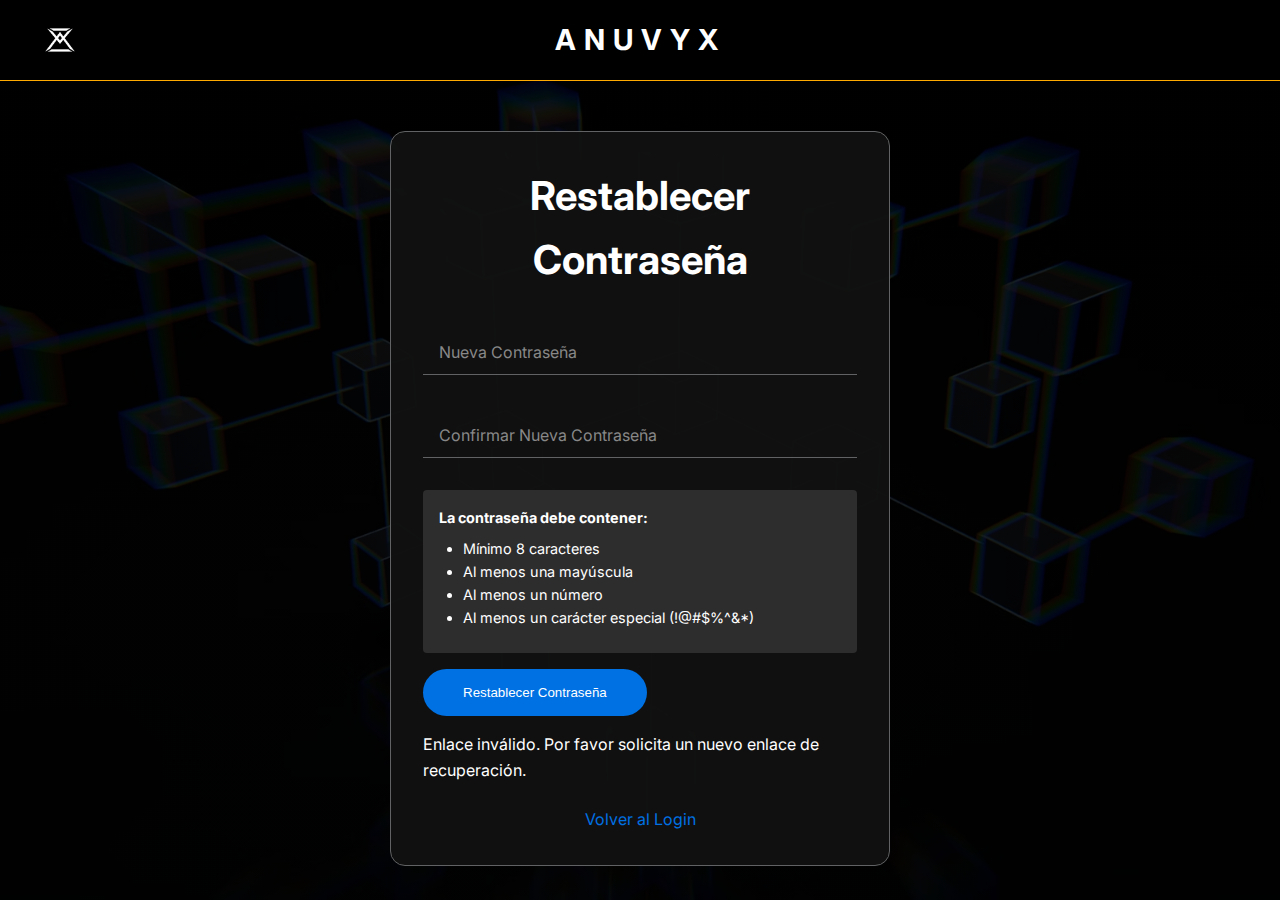
<file: account/reset-password.html>
<!DOCTYPE html>
<html lang="es">
<head>
  <meta charset="UTF-8">
  <meta name="viewport" content="width=device-width, initial-scale=1.0">
  <title>Anuvyx - Restablecer Contraseña</title>
  <link rel="stylesheet" href="../styles.css">
  <link href="https://fonts.googleapis.com/css2?family=Inter:wght@300;400;500;700&display=swap" rel="stylesheet">
  <link rel="icon" type="image/x-icon" href="../static/logo/favicon.ico">
  <style>
    .hidden {
      display: none !important;
    }
    .password-rules {
      margin: 1rem 0;
      padding: 1rem;
      background: #2e2d2d;
      border-radius: 4px;
      font-size: 0.9rem;
    }
    .password-rules ul {
      margin: 0.5rem 0;
      padding-left: 1.5rem;
    }
    #resetMessage {
      margin-top: 1rem;
    }
    #resetMessage.error,
    #resetMessage.success {
      margin-top: 1rem;
    }
    .input-group {
      position: relative;
    }
    .toggle-password-icon {
      position: absolute;
      top: 50%;
      right: 10px;
      transform: translateY(-50%);
      cursor: pointer;
      width: 20px;
      height: 20px;
    }

    body.auth-page {
      background: linear-gradient(rgba(0, 0, 0, 0.8), rgba(0, 0, 0, 0.8)),
                  url("../static/index/blockchain-banner.avif");
      background-size: cover;
      background-position: center 10%;
      background-attachment: fixed;
    }
  </style>
</head>
<body class="auth-page">
  <!-- Auth Navigation (igual que login.html) -->
  <nav class="auth-nav">
    <div class="nav-left">
      <a href="../index.html" class="nav-logo">
        <img src="../static/logo/Anuvyx-White-NB.PNG" alt="Logo Anuvyx" class="logo-img">
      </a>
    </div>
    <div class="nav-center">
      <a href="../index.html" class="company-name">ANUVYX</a>
    </div>
    <div class="nav-right"></div>
  </nav>

  <div class="auth-container">
    <section class="auth-section active">
      <div class="auth-content">
        <h2>Restablecer Contraseña</h2>
        <form id="resetForm">
          <input type="hidden" id="resetToken">
          
          <div class="input-group">
            <input 
              type="password" 
              id="newPassword" 
              name="newPassword" 
              required 
              autocomplete="new-password">
            <label for="newPassword">Nueva Contraseña</label>
          </div>
          
          <div class="input-group">
            <input 
              type="password" 
              id="confirmNewPassword" 
              name="confirmNewPassword" 
              required 
              autocomplete="new-password">
            <label for="confirmNewPassword">Confirmar Nueva Contraseña</label>
          </div>

          <div class="password-rules">
            <strong>La contraseña debe contener:</strong>
            <ul>
              <li>Mínimo 8 caracteres</li>
              <li>Al menos una mayúscula</li>
              <li>Al menos un número</li>
              <li>Al menos un carácter especial (!@#$%^&*)</li>
            </ul>
          </div>

          <button type="submit" class="cta-button">Restablecer Contraseña</button>
          
          <div id="resetMessage" class="hidden" aria-live="polite"></div>
          
          <p class="auth-links">
            <a href="../account/login.html">Volver al Login</a>
          </p>
        </form>
      </div>
    </section>
  </div>

  <script>
    document.addEventListener("DOMContentLoaded", () => {
      const form = document.getElementById('resetForm');
      const button = form.querySelector('button');
      const urlParams = new URLSearchParams(window.location.search);
      const token = urlParams.get('token');
      
      if (!token) {
        showMessage('Enlace inválido. Por favor solicita un nuevo enlace de recuperación.', 'error');
        form.reset();
        return;
      }
      
      document.getElementById('resetToken').value = token;

      // Deshabilitar botón hasta validar
      validatePasswords();

      // Configurar toggle de contraseña
      addTogglePassword('newPassword');
      addTogglePassword('confirmNewPassword');

      // Validación en tiempo real
      document.getElementById('newPassword').addEventListener('input', validatePasswords);
      document.getElementById('confirmNewPassword').addEventListener('input', validatePasswords);

      form.addEventListener('submit', handleResetSubmit);
    });

    function addTogglePassword(idInput) {
      const input = document.getElementById(idInput);
      if (!input) return;
      const group = input.parentNode;
      // Eliminar icono existente
      const existing = group.querySelector('.toggle-password-icon');
      if (existing) existing.remove();
      // Padding para que no tape el texto
      input.style.paddingRight = '2.5rem';

      const eyeSVG = `
        <svg xmlns="http://www.w3.org/2000/svg" viewBox="0 0 24 24" fill="currentColor">
          <path d="M12 4.5C7 4.5 2.73 7.61 1 12c1.73 4.39 6 7.5 11 7.5s9.27-3.11 11-7.5c-1.73-4.39-6-7.5-11-7.5zM12 17c-2.76 0-5-2.24-5-5s2.24-5 5-5 5 2.24 5 5-2.24 5-5 5zm0-8c-1.66 0-3 1.34-3 3s1.34 3 3 3 3-1.34 3-3-1.34-3-3-3z"/>
        </svg>`;
      const eyeSlashSVG = `
        <svg xmlns="http://www.w3.org/2000/svg" viewBox="0 0 24 24" fill="currentColor">
          <path d="M12 7c2.76 0 5 2.24 5 5 0 .65-.13 1.26-.36 1.83l2.92 2.92c1.51-1.26 2.7-2.89 3.43-4.75-1.73-4.39-6-7.5-11-7.5-1.4 0-2.74.25-3.98.7l2.16 2.16C10.74 7.13 11.35 7 12 7zM2 4.27l2.28 2.28.46.46C3.08 8.3 1.78 10.02 1 12c1.73 4.39 6 7.5 11 7.5 1.55 0 3.03-.3 4.38-.84l.42.42L19.73 22 21 20.73 3.27 3 2 4.27zM7.53 9.8l1.55 1.55c-.05.21-.08.43-.08.65 0 1.66 1.34 3 3 3 .22 0 .44-.03.65-.08l1.55 1.55c-.67.33-1.41.53-2.2.53-2.76 0-5-2.24-5-5 0-.79.2-1.53.53-2.2zm4.31-.78l3.15 3.15.02-.16c0-1.66-1.34-3-3-3l-.17.01z"/>
        </svg>`;

      const toggleIcon = document.createElement('span');
      toggleIcon.classList.add('toggle-password-icon');
      toggleIcon.innerHTML = eyeSlashSVG;
      group.appendChild(toggleIcon);

      toggleIcon.addEventListener('click', () => {
        if (input.type === 'password') {
          input.type = 'text';
          toggleIcon.innerHTML = eyeSVG;
        } else {
          input.type = 'password';
          toggleIcon.innerHTML = eyeSlashSVG;
        }
      });
    }

    function validatePasswords() {
      const newPwd = document.getElementById('newPassword').value;
      const confPwd = document.getElementById('confirmNewPassword').value;
      const button = document.getElementById('resetForm').querySelector('button');
      const strongRegex = /^(?=.*[a-z])(?=.*[A-Z])(?=.*\d)(?=.*[!@#$%^&*])[A-Za-z\d!@#$%^&*]{8,}$/;
      const isValid = strongRegex.test(newPwd) && newPwd === confPwd;
      return isValid;
    }

    async function handleResetSubmit(e) {
      e.preventDefault();

      const newPwd = document.getElementById('newPassword').value;
      const confPwd = document.getElementById('confirmNewPassword').value;
      const strongRegex = /^(?=.*[a-z])(?=.*[A-Z])(?=.*\d)(?=.*[\W_]).{8,}$/;

      if (newPwd !== confPwd) {
        alert('Las contraseñas no coinciden.');
        return;
      }

      if (!strongRegex.test(newPwd)) {
        alert('La contraseña debe tener al menos 8 caracteres, incluyendo mayúsculas, minúsculas, un número y un carácter especial.');
        return;
      }

      const button = e.target.querySelector('button');
      const originalContent = button.innerHTML;

      button.innerHTML = '<span class="spinner"></span>';

      const resetData = {
        token: document.getElementById('resetToken').value,
        newPassword: newPwd
      };

      try {
        const response = await fetch('https://anuvyx-backend.vercel.app/api/reset-password', {
          method: 'POST',
          headers: { 'Content-Type': 'application/json' },
          body: JSON.stringify(resetData)
        });

        const data = await response.json();

        if (response.ok) {
          showMessage('Contraseña actualizada exitosamente. Redirigiendo...', 'success');
          setTimeout(() => {
            window.location.href = '../account/login.html';
          }, 2000);
        } else {
          alert(data.error || 'Error al actualizar la contraseña');
        }
      } catch (err) {
        console.error('Reset error:', err);
        alert('Error de conexión. Intenta nuevamente.');
      } finally {
        button.disabled = false;
        button.innerHTML = originalContent;
      }
    }

    function showMessage(text, type) {
      const msg = document.getElementById('resetMessage');
      msg.textContent = text;
      msg.classList.remove('hidden', 'error', 'success');
      msg.classList.add(type);
    }
  </script>
</body>
</html>
</file>
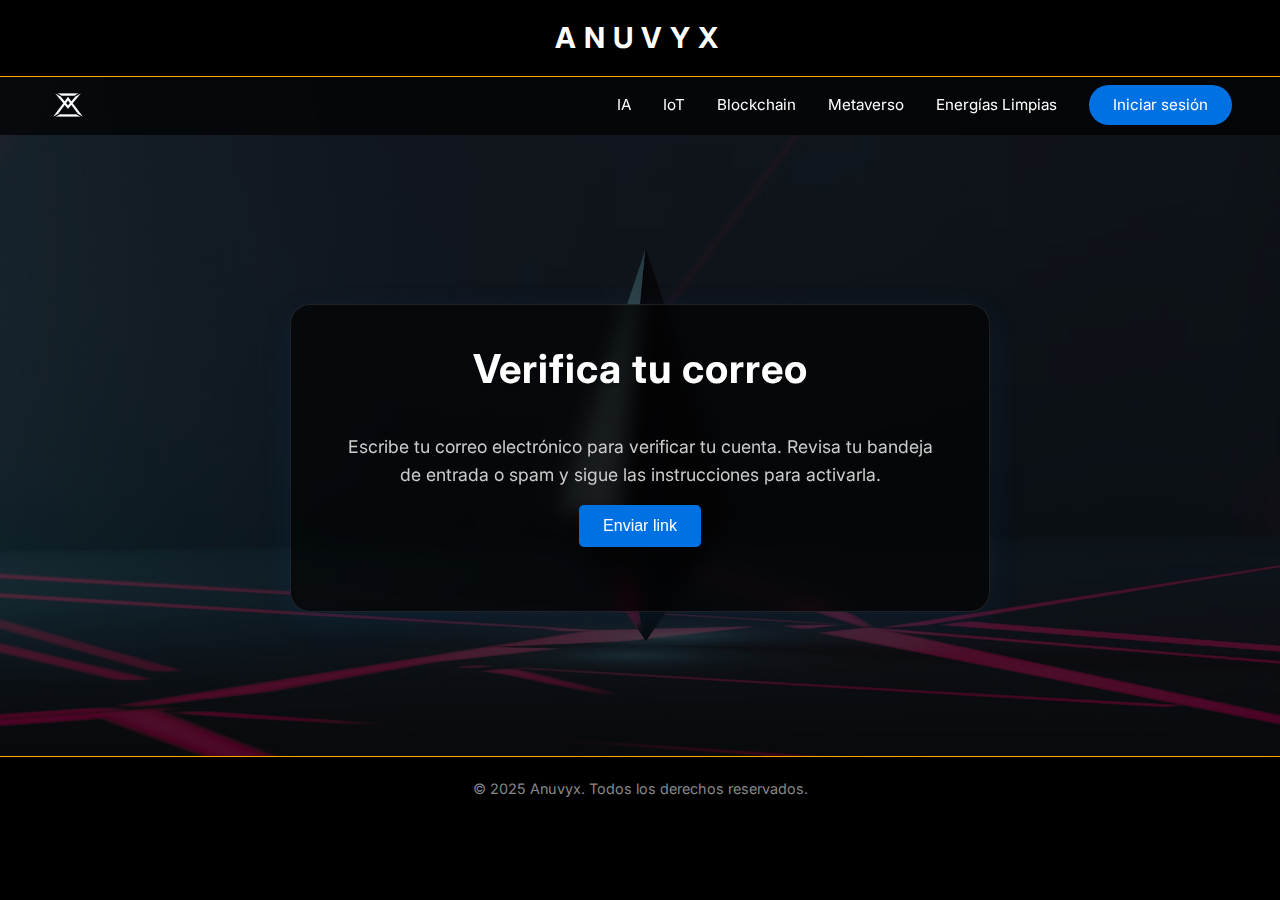
<file: account/verification.html>
<!DOCTYPE html>
<html lang="es">
<head>
  <meta charset="UTF-8">
  <meta name="viewport" content="width=device-width, initial-scale=1.0">
  <title>Verificar Correo - Anuvyx</title>
  <link rel="stylesheet" href="../styles.css">
  <link href="https://fonts.googleapis.com/css2?family=Inter:wght@300;400;500;700&display=swap" rel="stylesheet">
  <link rel="icon" type="image/x-icon" href="../static/logo/favicon.ico">
  <!-- Estilos personalizados para la página de verificación -->
  <style>
    /* Estilos mejorados para la sección de verificación */
    .verification-section {
      background: linear-gradient(rgba(0, 0, 0, 0.7), rgba(0, 0, 0, 0.7)),
                  url('../static/index/hero-banner.avif');
      background-size: cover;
      background-position: center center;
      padding: 9rem; 
    }

    .verification-content {
      background: rgba(0, 0, 0, 0.6);
      backdrop-filter: blur(10px);
      padding: 2rem;
      text-align: center;
      margin: 10rem auto 0 auto;
      border-radius: 20px;
      max-width: 700px;
      border: 1px solid rgba(255, 255, 255, 0.1);
      box-shadow: 0 8px 32px rgba(0, 113, 227, 0.1);
      position: relative;
      overflow: hidden;
    }

    .verification-content h2 {
      font-size: 2.5rem;
      margin-bottom: 1.5rem;
      color: #fff;
      font-weight: 700;
      letter-spacing: 1px;
      text-shadow: 0 2px 4px rgba(0, 0, 0, 0.3);
    }

    .verification-content p {
      margin: 2rem auto 1rem auto;
      font-size: 1.1rem;
      color: #ccc;
      line-height: 1.6;
      max-width: 600px;
    }

    /* Botón de reenvío */
    .cta-button {
      padding: 0.75rem 1.5rem;
      font-size: 1rem;
      border: none;
      border-radius: 5px;
      cursor: pointer;
      background-color: #0071e3;
      color: #fff;
      transition: background-color 0.3s ease;
    }
    .cta-button:hover {
      background-color: #005bb5;
    }
  </style>
</head>
<body>
  <!-- Header (Top Bar y Navigation) -->
  <header>
    <div class="top-bar" onclick="window.location.reload()" style="cursor: pointer;" title="Recargar">
      <a href="../index.html#hero" class="company-name">ANUVYX</a>
    </div>
    <nav class="nav">
      <a href="../index.html#hero" class="nav-logo">
        <img src="../static/logo/Anuvyx-White-NB.PNG" alt="Logo Anuvyx" class="logo-img" title="Inicio">
      </a>
      <div class="menu-toggle">
        <span></span>
        <span></span>
        <span></span>
      </div>
      <div class="nav-links">
        <a href="../index.html#ia" class="nav-link">IA</a>
        <a href="../index.html#iot" class="nav-link">IoT</a>
        <a href="../index.html#blockchain" class="nav-link">Blockchain</a>
        <a href="../index.html#metaverso" class="nav-link">Metaverso</a>
        <a href="../index.html#energias" class="nav-link">Energías Limpias</a>
        <a href="../account/login.html" class="nav-link login-link">Iniciar sesión</a>
      </div>
    </nav>
  </header>

  <!-- Main Content -->
  <main>
    <!-- Sección de Verificación -->
    <section class="verification-section">
      <div class="verification-content">
        <h2>Verifica tu correo</h2>
        <p>Escribe tu correo electrónico para verificar tu cuenta. Revisa tu bandeja de entrada o spam y sigue las instrucciones para activarla.</p>
        <button id="resendLink" class="cta-button">Enviar link</button>
        <p id="resendMessage"></p>
      </div>
    </section>
  </main>

  <!-- Footer -->
  <footer class="footer">
    <p class="copyright">&copy; 2025 Anuvyx. Todos los derechos reservados.</p>
  </footer>

  <!-- Scripts -->
  <script>
    document.getElementById('resendLink').addEventListener('click', async () => {
      // Puedes obtener el correo desde localStorage si está guardado o pedirlo al usuario.
      const email = prompt("Ingresa el correo con el que te registraste:");
      if (!email) return;
      
      try {
        const response = await fetch('https://anuvyx-backend.vercel.app/api/resend-verification', {
           method: 'POST',
           headers: { 'Content-Type': 'application/json' },
           body: JSON.stringify({ email: email })
        });
        const data = await response.json();
        document.getElementById('resendMessage').innerText = data.message || data.error;
      } catch (error) {
        document.getElementById('resendMessage').innerText = 'Error al enviar el enlace, intenta nuevamente.';
      }
    });
  </script>
  <script src="../script.js"></script>
</body>
</html>
</file>
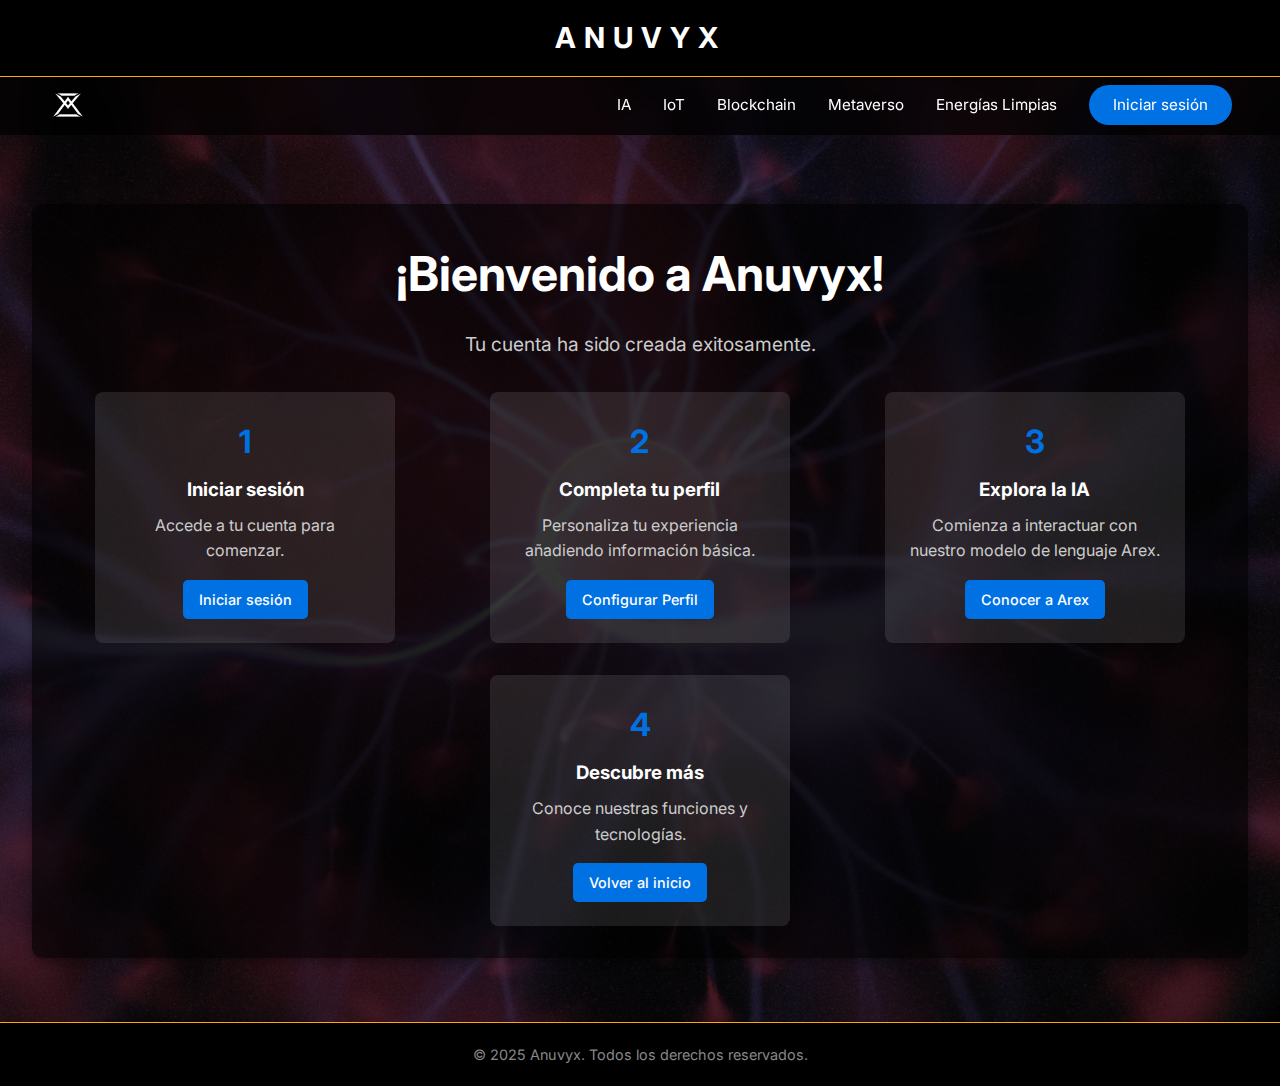
<file: account/welcome.html>
<!DOCTYPE html>
<html lang="es">
<head>
  <meta charset="UTF-8">
  <meta name="viewport" content="width=device-width, initial-scale=1.0">
  <title>Bienvenido - Anuvyx</title>
  <link rel="stylesheet" href="../styles.css">
  <link href="https://fonts.googleapis.com/css2?family=Inter:wght@300;400;500;700&display=swap" rel="stylesheet">
  <link rel="icon" type="image/x-icon" href="../static/logo/favicon.ico">
  <!-- Estilos personalizados para la página de Bienvenida -->
  <style>
    /* Estilos para la sección de Bienvenida */
    .welcome-section {
      background: linear-gradient(rgba(0, 0, 0, 0.7), rgba(0, 0, 0, 0.7)),
                  url('../static/index/energies-banner.avif');
      background-size: cover;
      background-position: center center;
      min-height: 93vh;
      display: flex;
      align-items: center;
      justify-content: center;
      padding: 4rem 2rem;
    }
    /* Estilos para el contenedor de contenido de bienvenida */
    .welcome-content {
      background: rgba(0, 0, 0, 0.6);
      padding: 2rem;
      border-radius: 10px;
      margin-top: 140px;
      box-shadow: 0 4px 8px rgba(0, 0, 0, 0.3);
    }
    /* Estilos para el header de bienvenida */
    .welcome-header h1 {
      font-size: 3rem;
      margin-bottom: 1rem;
      color: #fff;
      text-align: center;
    }
    .welcome-header p {
      font-size: 1.2rem;
      color: #ccc;
      text-align: center;
    }
    /* Estilos para los pasos de bienvenida y las tarjetas */
    .welcome-steps {
      display: flex;
      justify-content: space-around;
      margin-top: 2rem;
      flex-wrap: wrap;
      gap: 2rem;
    }
    .step-card {
      background: rgba(255, 255, 255, 0.1);
      padding: 1.5rem;
      border-radius: 8px;
      width: 300px;
      text-align: center;
      transition: transform 0.3s ease, background 0.3s ease;
    }
    .step-card:hover {
      transform: translateY(-10px);
      background: rgba(255, 255, 255, 0.15);
    }
    .step-number {
      font-size: 2rem;
      font-weight: bold;
      margin-bottom: 0.5rem;
      color: #0071e3;
    }
    .step-card h3 {
      margin-bottom: 0.5rem;
      color: #fff;
    }
    .step-card p {
      font-size: 1rem;
      color: #ccc;
      margin-bottom: 1rem;
    }
    .cta-button.small {
      padding: 0.5rem 1rem;
      font-size: 0.9rem;
    }
    /* Botón de acción (general) */
    .cta-button {
      padding: 0.75rem 1.5rem;
      font-size: 1rem;
      border: none;
      border-radius: 5px;
      cursor: pointer;
      background-color: #0071e3;
      color: #fff;
      transition: background-color 0.3s ease;
      text-decoration: none;
      display: inline-block;
    }
    .cta-button:hover {
      background-color: #005bb5;
    }
  </style>
</head>
<body>
  <!-- Header (Top Bar y Navigation) -->
  <header>
    <div class="top-bar" onclick="window.location.reload()" style="cursor: pointer;" title="Recargar">
      <a href="../index.html#hero" class="company-name">ANUVYX</a>
    </div>
    <nav class="nav">
      <a href="../index.html#hero" class="nav-logo">
        <img src="../static/logo/Anuvyx-White-NB.PNG" alt="Logo Anuvyx" class="logo-img" title="Inicio">
      </a>
      <div class="menu-toggle">
        <span></span>
        <span></span>
        <span></span>
      </div>
      <div class="nav-links">
        <a href="../index.html#ia" class="nav-link">IA</a>
        <a href="../index.html#iot" class="nav-link">IoT</a>
        <a href="../index.html#blockchain" class="nav-link">Blockchain</a>
        <a href="../index.html#metaverso" class="nav-link">Metaverso</a>
        <a href="../index.html#energias" class="nav-link">Energías Limpias</a>
        <a href="../account/login.html" class="nav-link login-link">Iniciar sesión</a>
      </div>
    </nav>
  </header>

  <!-- Main Content -->
  <main>
    <!-- Sección de Bienvenida -->
    <section class="welcome-section">
      <div class="welcome-content">
        <div class="welcome-header">
          <h1>¡Bienvenido a Anuvyx!</h1>
          <p>Tu cuenta ha sido creada exitosamente.</p>
        </div>
        <div class="welcome-steps">
          <div class="step-card">
            <div class="step-number">1</div>
            <h3>Iniciar sesión</h3>
            <p>Accede a tu cuenta para comenzar.</p>
            <a href="../account/login.html" class="cta-button small login-link">Iniciar sesión</a>
          </div>
          <div class="step-card">
            <div class="step-number">2</div>
            <h3>Completa tu perfil</h3>
            <p>Personaliza tu experiencia añadiendo información básica.</p>
            <a href="profile.html" class="cta-button small">Configurar Perfil</a>
          </div>
          <div class="step-card">
            <div class="step-number">3</div>
            <h3>Explora la IA</h3>
            <p>Comienza a interactuar con nuestro modelo de lenguaje Arex.</p>
            <a href="../ia/arex.html" class="cta-button small">Conocer a Arex</a>
          </div>
          <div class="step-card">
            <div class="step-number">4</div>
            <h3>Descubre más</h3>
            <p>Conoce nuestras funciones y tecnologías.</p>
            <a href="../index.html#hero" class="cta-button small">Volver al inicio</a>
          </div>
        </div>
      </div>
    </section>
  </main>

  <!-- Footer -->
  <footer class="footer">
    <p class="copyright">&copy; 2025 Anuvyx. Todos los derechos reservados.</p>
  </footer>
  <script src="../script.js"></script>
</body>
</html>
</file>
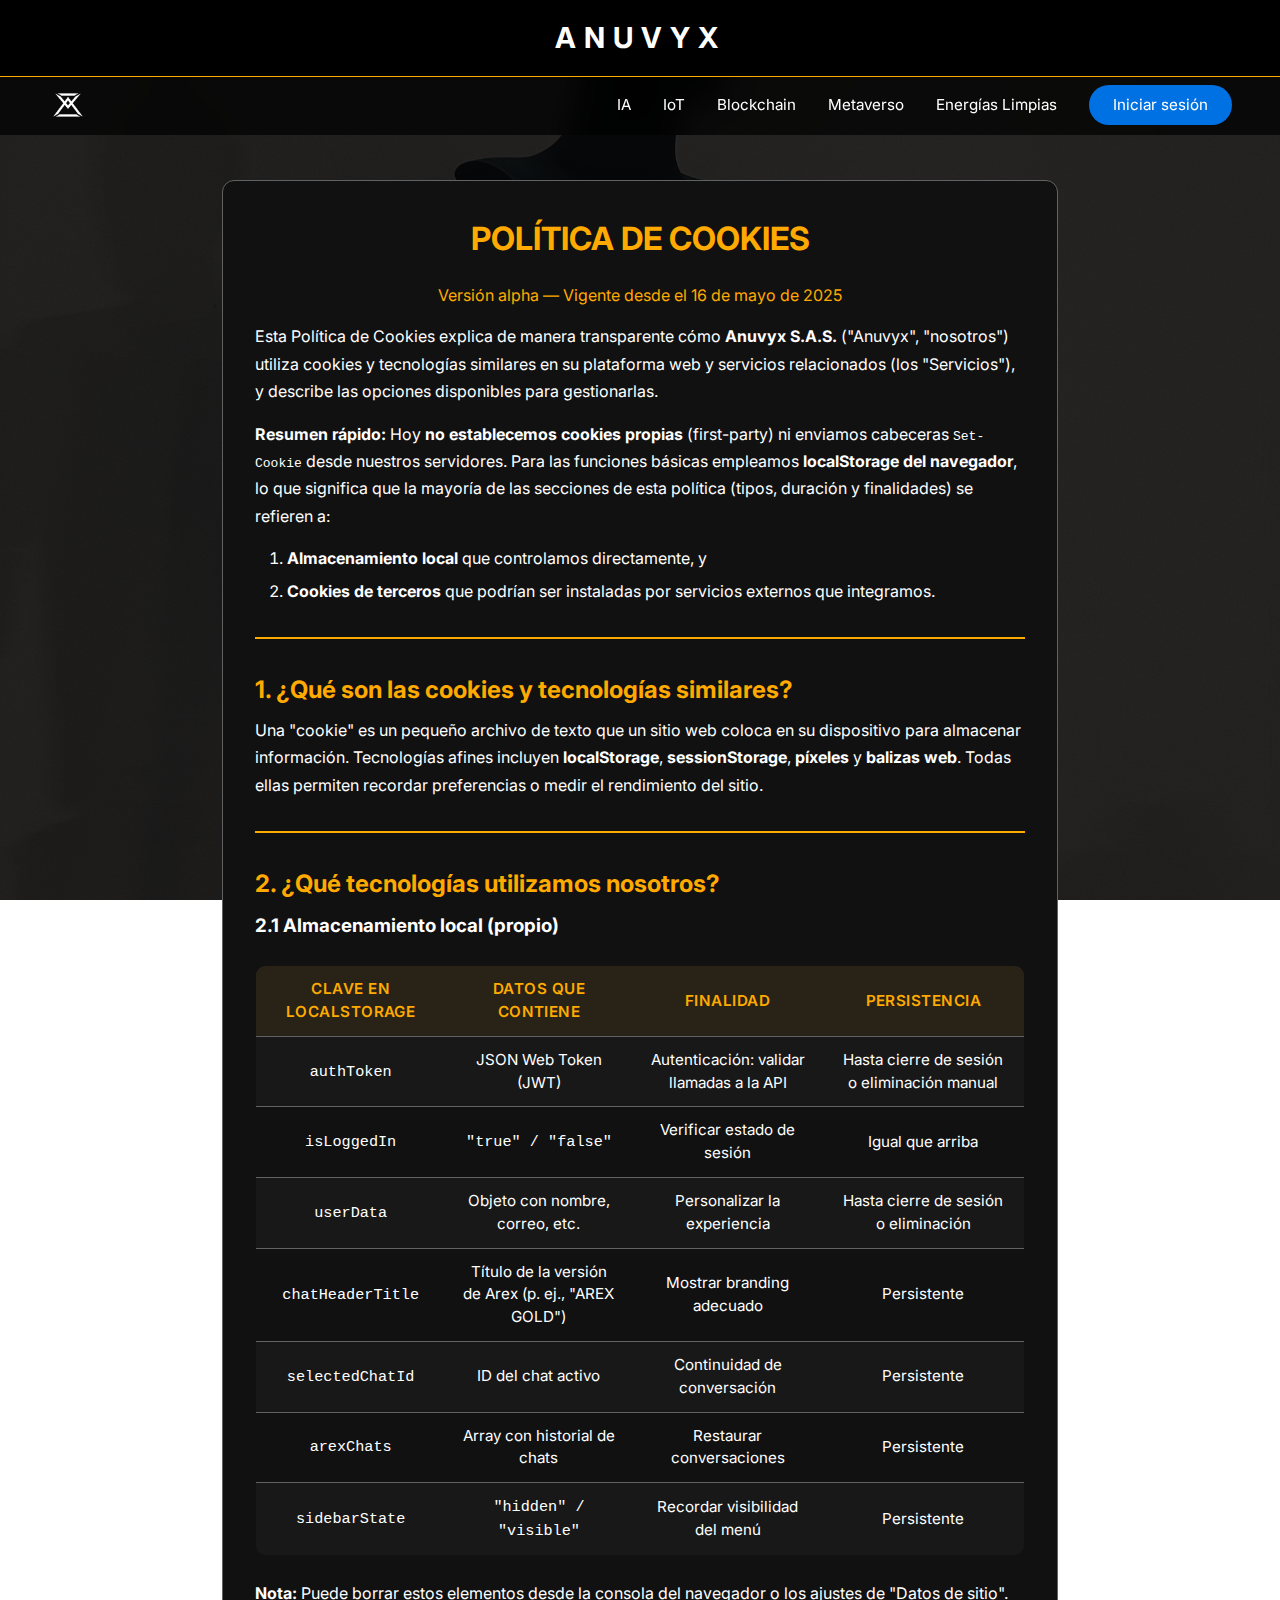
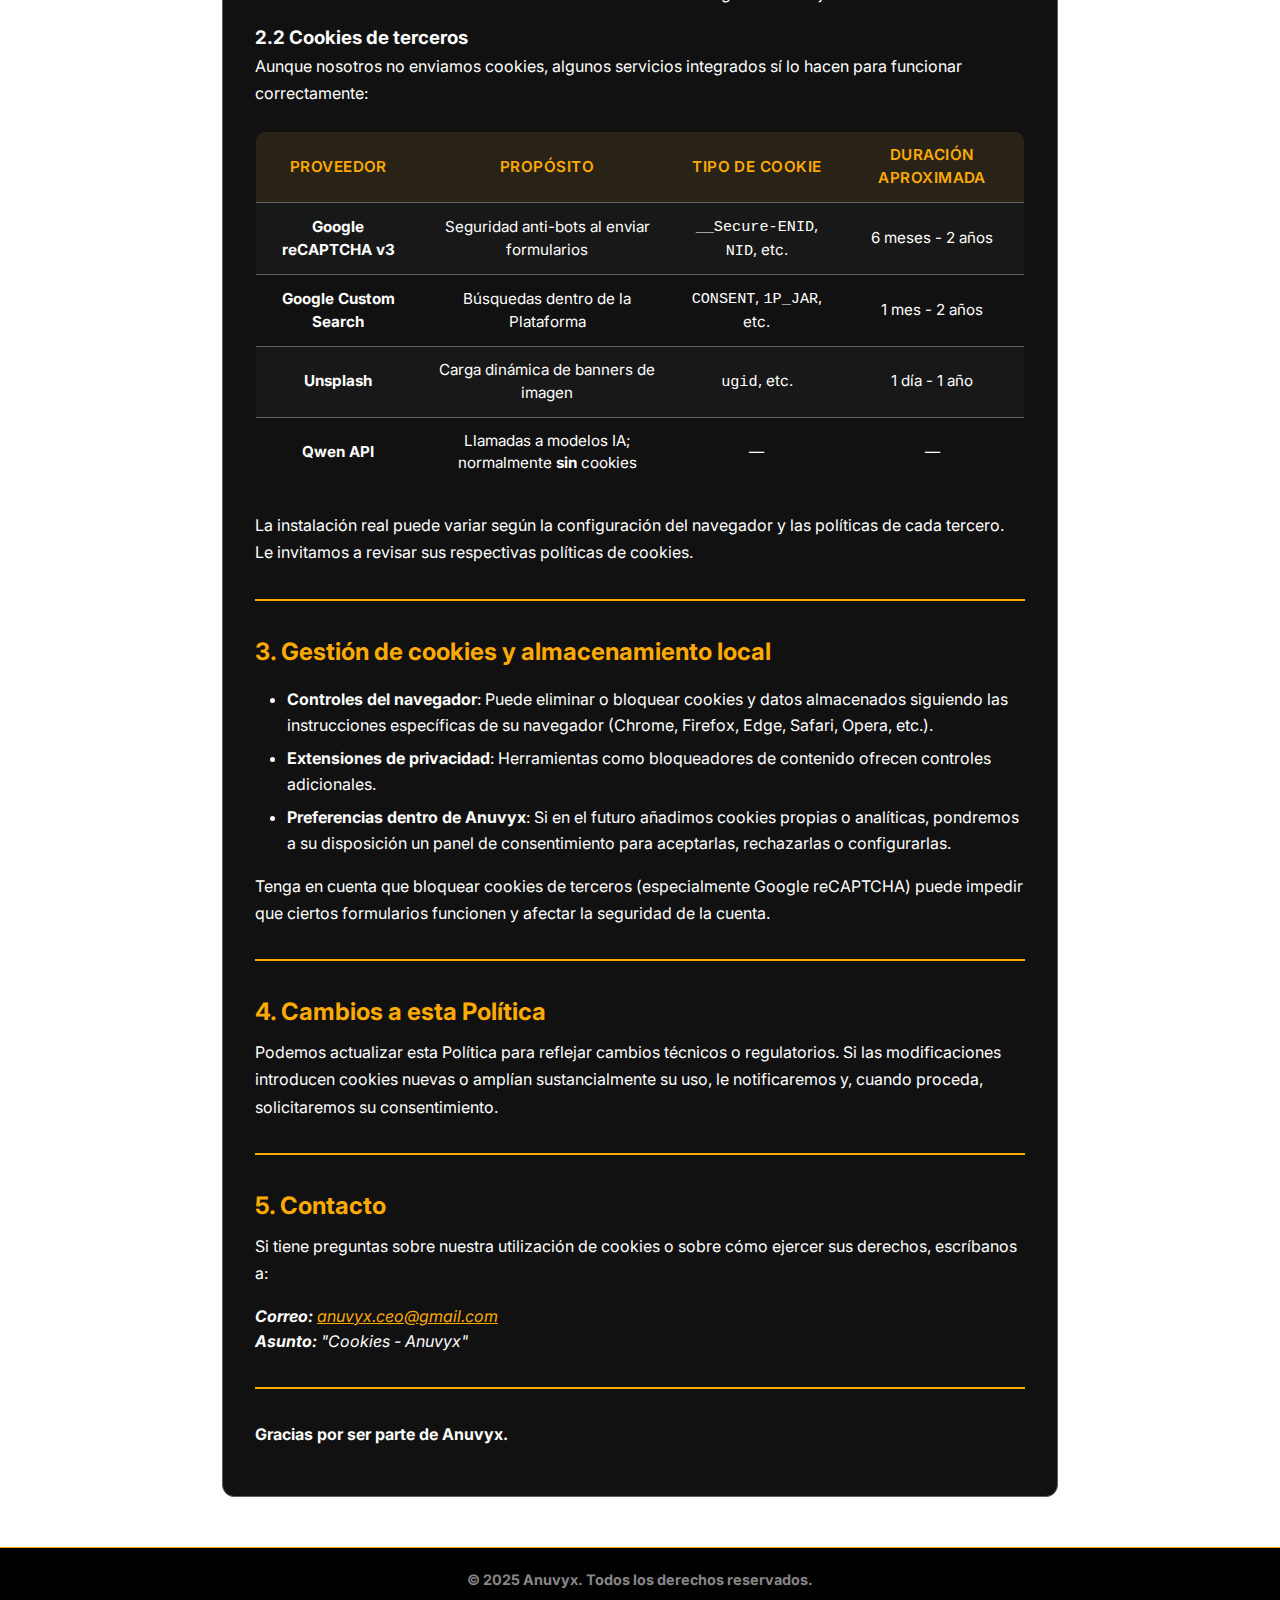
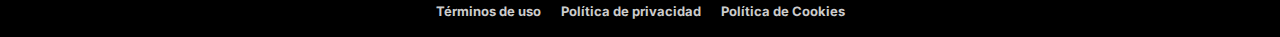
<file: legal/cookie-policy.html>
<!DOCTYPE html>
<html lang="es">
<head>
		<meta charset="UTF-8" />
		<meta name="viewport" content="width=device-width, initial-scale=1.0" />
		<title>Política de Privacidad - Anuvyx</title>
		<link rel="stylesheet" href="../styles.css" />
		<link href="https://fonts.googleapis.com/css2?family=Inter:wght@300;400;500;700&display=swap" rel="stylesheet" />
		<link rel="icon" type="image/x-icon" href="../static/logo/favicon.ico" />
		<style>
			.legal-container {
				max-width: 900px;
				margin: 180px auto 50px;
				padding: 0 2rem;
				color: var(--color-text);
			}
			.legal-content {
				background: var(--color-background-dark);
				padding: 0 2rem 2rem 2rem;
				border-radius: 12px;
				border: 1px solid var(--color-scrollbar-thumb);
			}
			.legal-content h1 {
				font-size: 2rem;
				margin: 2rem 0 0.5rem;
				text-align: center;
				color: var(--color-border-gold);
			}
			.legal-content h2 {
				font-size: 1.5rem;
				margin: 2rem 0 0.5rem;
				color: var(--color-border-gold);
			}
			.legal-content p {
				margin-bottom: 1rem;
				line-height: 1.7;
			}
			.legal-content ul, ol {
				margin: 1rem 0 1rem 2rem;
			}
			.legal-content li {
				margin-bottom: 0.5rem;
			}
			body.legal-page {
				background: linear-gradient(rgba(0, 0, 0, 0.8), rgba(0, 0, 0, 0.8)),
							url("../static/index/iot-banner.avif");
				background-size: cover;
				background-position: center;
				background-attachment: fixed;
			}
			hr {
				border: none;
				height: 2px;
				background: var(--color-border-gold);
				margin: 2rem 0;
			}
			a {
				color: var(--color-border-gold);
			}
			.legal-content table {
				width: 100%;
				border-collapse: collapse;
				margin: 1.5rem 0;
				font-size: 0.95rem;
				text-align: left;
				overflow: hidden;          
				border-radius: 10px;
				background: var(--color-background-dark);
				border: 1px solid var(--color-scrollbar-thumb);
			}
			.legal-content th,
			.legal-content td {
				padding: 0.75rem 1rem;
				line-height: 1.5;
				text-align: center;
				border-bottom: 1px solid var(--color-scrollbar-thumb);
			}
			.legal-content th {
				background: rgba(212, 169, 68, 0.12);    
				color: var(--color-border-gold);
				font-weight: 600;
				text-transform: uppercase;
				letter-spacing: 0.03em;
			}
			.legal-content tbody tr:nth-child(odd) {
				background: rgba(255, 255, 255, 0.03);     
			}
			@media (max-width: 768px) {
				.legal-container {
					margin: 100px auto 30px;
					padding: 0 1rem;
				}
				.legal-content {
					padding: 1.5rem;
				}
				.legal-content h2 {
					font-size: 1.3rem;
				}
				.legal-content table {
					display: block;
					overflow-x: auto;
					white-space: nowrap;
				}
			}
		</style>
</head>
<body class="legal-page">
		<!-- Top Bar -->
		<div class="top-bar" onclick="window.location.reload()" style="cursor: pointer;" title="Recargar">
			<a href="../index.html" class="company-name">ANUVYX</a>
		</div>
		<!-- Navigation Bar -->
		<nav class="nav">
			<a href="../index.html" class="nav-logo">
				<img src="../static/logo/Anuvyx-White-NB.PNG" alt="Logo Anuvyx" class="logo-img" title="Inicio" />
			</a>
			<div class="menu-toggle">
				<span></span>
				<span></span>
				<span></span>
			</div>
			<div class="nav-links">
				<a href="../index.html#ia" class="nav-link">IA</a>
				<a href="../index.html#iot" class="nav-link">IoT</a>
				<a href="../index.html#blockchain" class="nav-link">Blockchain</a>
				<a href="../index.html#metaverso" class="nav-link">Metaverso</a>
				<a href="../index.html#energias" class="nav-link">Energías Limpias</a>
				<a href="../account/login.html" class="nav-link login-link">Iniciar sesión</a>
			</div>
		</nav>
		<!-- Política de Privacidad Content -->
		<main class="legal-container">
			<div class="legal-content">
				<section>
					<h1>POLÍTICA DE COOKIES<br><small style="font-size:1rem;font-weight:400">Versión alpha — Vigente desde el 16 de mayo de 2025</small></h1>
					<p>Esta Política de Cookies explica de manera transparente cómo <strong>Anuvyx S.A.S.</strong> ("Anuvyx", "nosotros") utiliza cookies y tecnologías similares en su plataforma web y servicios relacionados (los "Servicios"), y describe las opciones disponibles para gestionarlas.</p>
					<blockquote>
						<p><strong>Resumen rápido:</strong> Hoy <strong>no establecemos cookies propias</strong> (first-party) ni enviamos cabeceras <code>Set-Cookie</code> desde nuestros servidores. Para las funciones básicas empleamos <strong>localStorage del navegador</strong>, lo que significa que la mayoría de las secciones de esta política (tipos, duración y finalidades) se refieren a:</p>
						<ol>
							<li><strong>Almacenamiento local</strong> que controlamos directamente, y</li>
							<li><strong>Cookies de terceros</strong> que podrían ser instaladas por servicios externos que integramos.</li>
						</ol>
					</blockquote>
					<hr>
					<h2>1. ¿Qué son las cookies y tecnologías similares?</h2>
					<p>Una "cookie" es un pequeño archivo de texto que un sitio web coloca en su dispositivo para almacenar información. Tecnologías afines incluyen <strong>localStorage</strong>, <strong>sessionStorage</strong>, <strong>píxeles</strong> y <strong>balizas web</strong>. Todas ellas permiten recordar preferencias o medir el rendimiento del sitio.</p>
					<hr>
					<h2>2. ¿Qué tecnologías utilizamos nosotros?</h2>
					<h3>2.1 Almacenamiento local (propio)</h3>
					<table>
						<thead>
							<tr>
								<th>Clave en localStorage</th>
								<th>Datos que contiene</th>
								<th>Finalidad</th>
								<th>Persistencia</th>
							</tr>
						</thead>
						<tbody>
							<tr>
								<td><code>authToken</code></td>
								<td>JSON Web Token (JWT)</td>
								<td>Autenticación: validar llamadas a la API</td>
								<td>Hasta cierre de sesión o eliminación manual</td>
							</tr>
							<tr>
								<td><code>isLoggedIn</code></td>
								<td><code>"true" / "false"</code></td>
								<td>Verificar estado de sesión</td>
								<td>Igual que arriba</td>
							</tr>
							<tr>
								<td><code>userData</code></td>
								<td>Objeto con nombre, correo, etc.</td>
								<td>Personalizar la experiencia</td>
								<td>Hasta cierre de sesión o eliminación</td>
							</tr>
							<tr>
								<td><code>chatHeaderTitle</code></td>
								<td>Título de la versión de Arex (p. ej., "AREX GOLD")</td>
								<td>Mostrar branding adecuado</td>
								<td>Persistente</td>
							</tr>
							<tr>
								<td><code>selectedChatId</code></td>
								<td>ID del chat activo</td>
								<td>Continuidad de conversación</td>
								<td>Persistente</td>
							</tr>
							<tr>
								<td><code>arexChats</code></td>
								<td>Array con historial de chats</td>
								<td>Restaurar conversaciones</td>
								<td>Persistente</td>
							</tr>
							<tr>
								<td><code>sidebarState</code></td>
								<td><code>"hidden" / "visible"</code></td>
								<td>Recordar visibilidad del menú</td>
								<td>Persistente</td>
							</tr>
						</tbody>
					</table>
					<blockquote>
						<p><strong>Nota:</strong> Puede borrar estos elementos desde la consola del navegador o los ajustes de "Datos de sitio".</p>
					</blockquote>
					<h3>2.2 Cookies de terceros</h3>
					<p>Aunque nosotros no enviamos cookies, algunos servicios integrados sí lo hacen para funcionar correctamente:</p>
					<table>
						<thead>
							<tr>
								<th>Proveedor</th>
								<th>Propósito</th>
								<th>Tipo de cookie</th>
								<th>Duración aproximada</th>
							</tr>
						</thead>
						<tbody>
							<tr>
								<td><strong>Google reCAPTCHA v3</strong></td>
								<td>Seguridad anti-bots al enviar formularios</td>
								<td><code>__Secure-ENID</code>, <code>NID</code>, etc.</td>
								<td>6 meses - 2 años</td>
							</tr>
							<tr>
								<td><strong>Google Custom Search</strong></td>
								<td>Búsquedas dentro de la Plataforma</td>
								<td><code>CONSENT</code>, <code>1P_JAR</code>, etc.</td>
								<td>1 mes - 2 años</td>
							</tr>
							<tr>
								<td><strong>Unsplash</strong></td>
								<td>Carga dinámica de banners de imagen</td>
								<td><code>ugid</code>, etc.</td>
								<td>1 día - 1 año</td>
							</tr>
							<tr>
								<td><strong>Qwen API</strong></td>
								<td>Llamadas a modelos IA; normalmente <strong>sin</strong> cookies</td>
								<td>—</td>
								<td>—</td>
							</tr>
						</tbody>
					</table>
					<p>La instalación real puede variar según la configuración del navegador y las políticas de cada tercero. Le invitamos a revisar sus respectivas políticas de cookies.</p>
					<hr>
					<h2>3. Gestión de cookies y almacenamiento local</h2>
					<ul>
						<li><strong>Controles del navegador</strong>: Puede eliminar o bloquear cookies y datos almacenados siguiendo las instrucciones específicas de su navegador (Chrome, Firefox, Edge, Safari, Opera, etc.).</li>
						<li><strong>Extensiones de privacidad</strong>: Herramientas como bloqueadores de contenido ofrecen controles adicionales.</li>
						<li><strong>Preferencias dentro de Anuvyx</strong>: Si en el futuro añadimos cookies propias o analíticas, pondremos a su disposición un panel de consentimiento para aceptarlas, rechazarlas o configurarlas.</li>
					</ul>
					<p>Tenga en cuenta que bloquear cookies de terceros (especialmente Google reCAPTCHA) puede impedir que ciertos formularios funcionen y afectar la seguridad de la cuenta.</p>
					<hr>
					<h2>4. Cambios a esta Política</h2>
					<p>Podemos actualizar esta Política para reflejar cambios técnicos o regulatorios. Si las modificaciones introducen cookies nuevas o amplían sustancialmente su uso, le notificaremos y, cuando proceda, solicitaremos su consentimiento.</p>
					<hr>
					<h2>5. Contacto</h2>
					<p>Si tiene preguntas sobre nuestra utilización de cookies o sobre cómo ejercer sus derechos, escríbanos a:</p>
					<address>
						<strong>Correo:</strong> <a href="mailto:anuvyx.ceo@gmail.com">anuvyx.ceo@gmail.com</a><br>
						<strong>Asunto:</strong> "Cookies - Anuvyx"
					</address>
					<hr>
					<p><strong>Gracias por ser parte de Anuvyx.</p>
				</section>
			</div>
		</main>
		<!-- Footer -->
		<footer class="footer">
			<p class="copyright">&copy; 2025 Anuvyx. Todos los derechos reservados.</p>
			<div class="legal-links">
				<a href="terms-of-use.html">Términos de uso</a>
				<a href="privacy-policy.html">Política de privacidad</a>
				<a href="cookie-policy.html">Política de Cookies</a>
			</div>
		</footer>
		<script src="../script.js"></script>
</body>
</html>
</file>
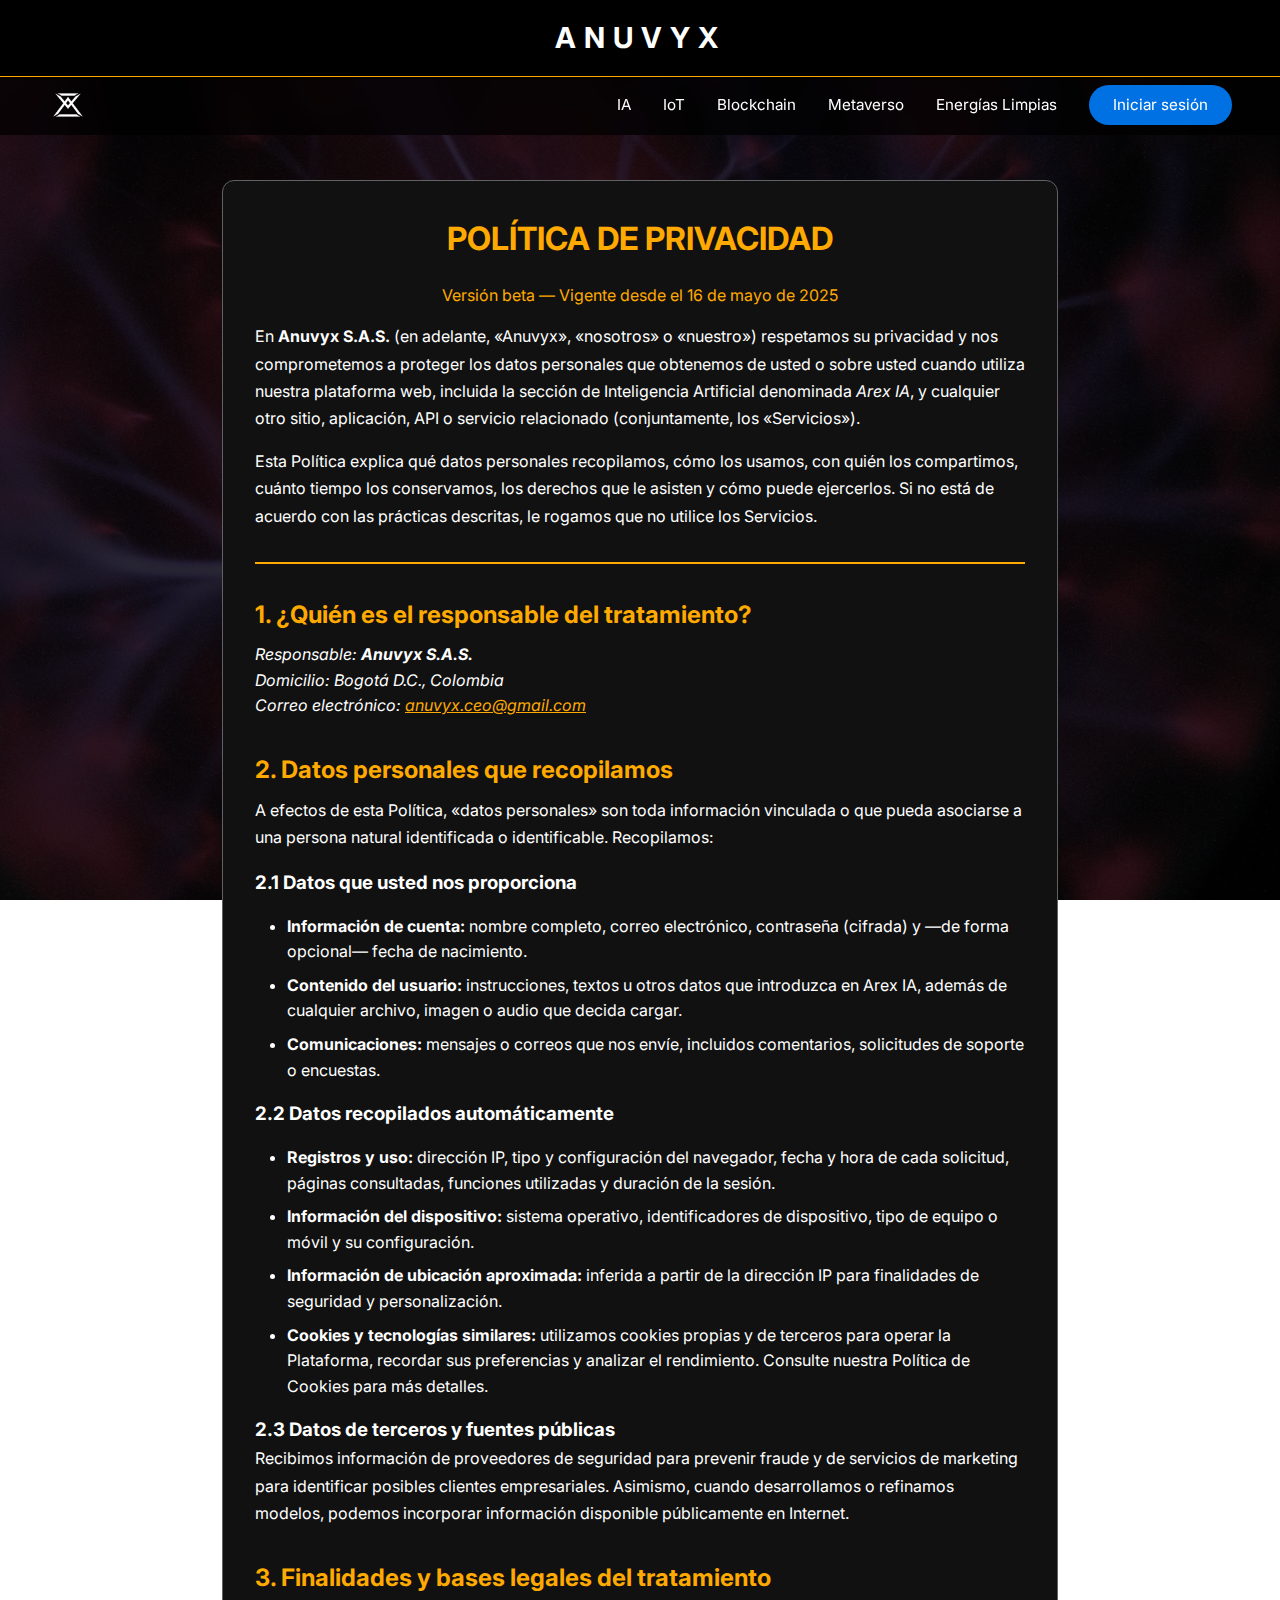
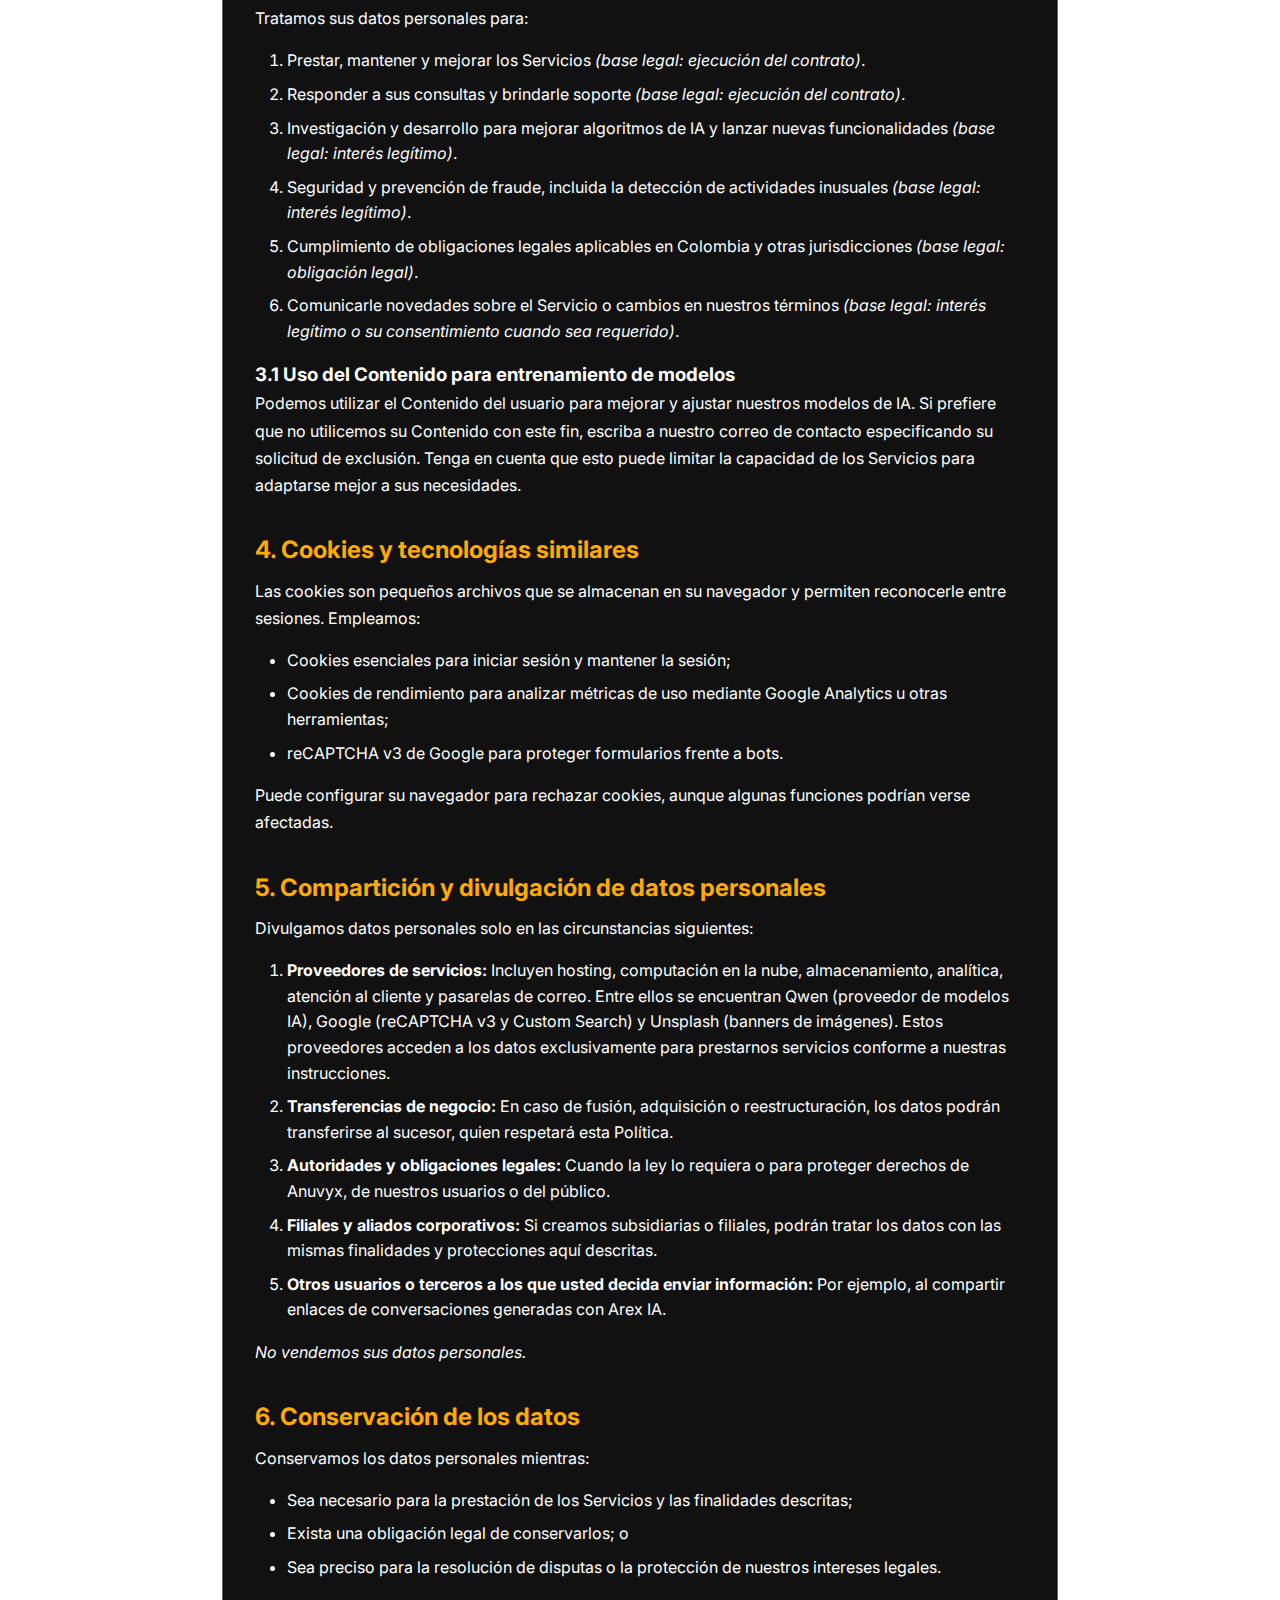
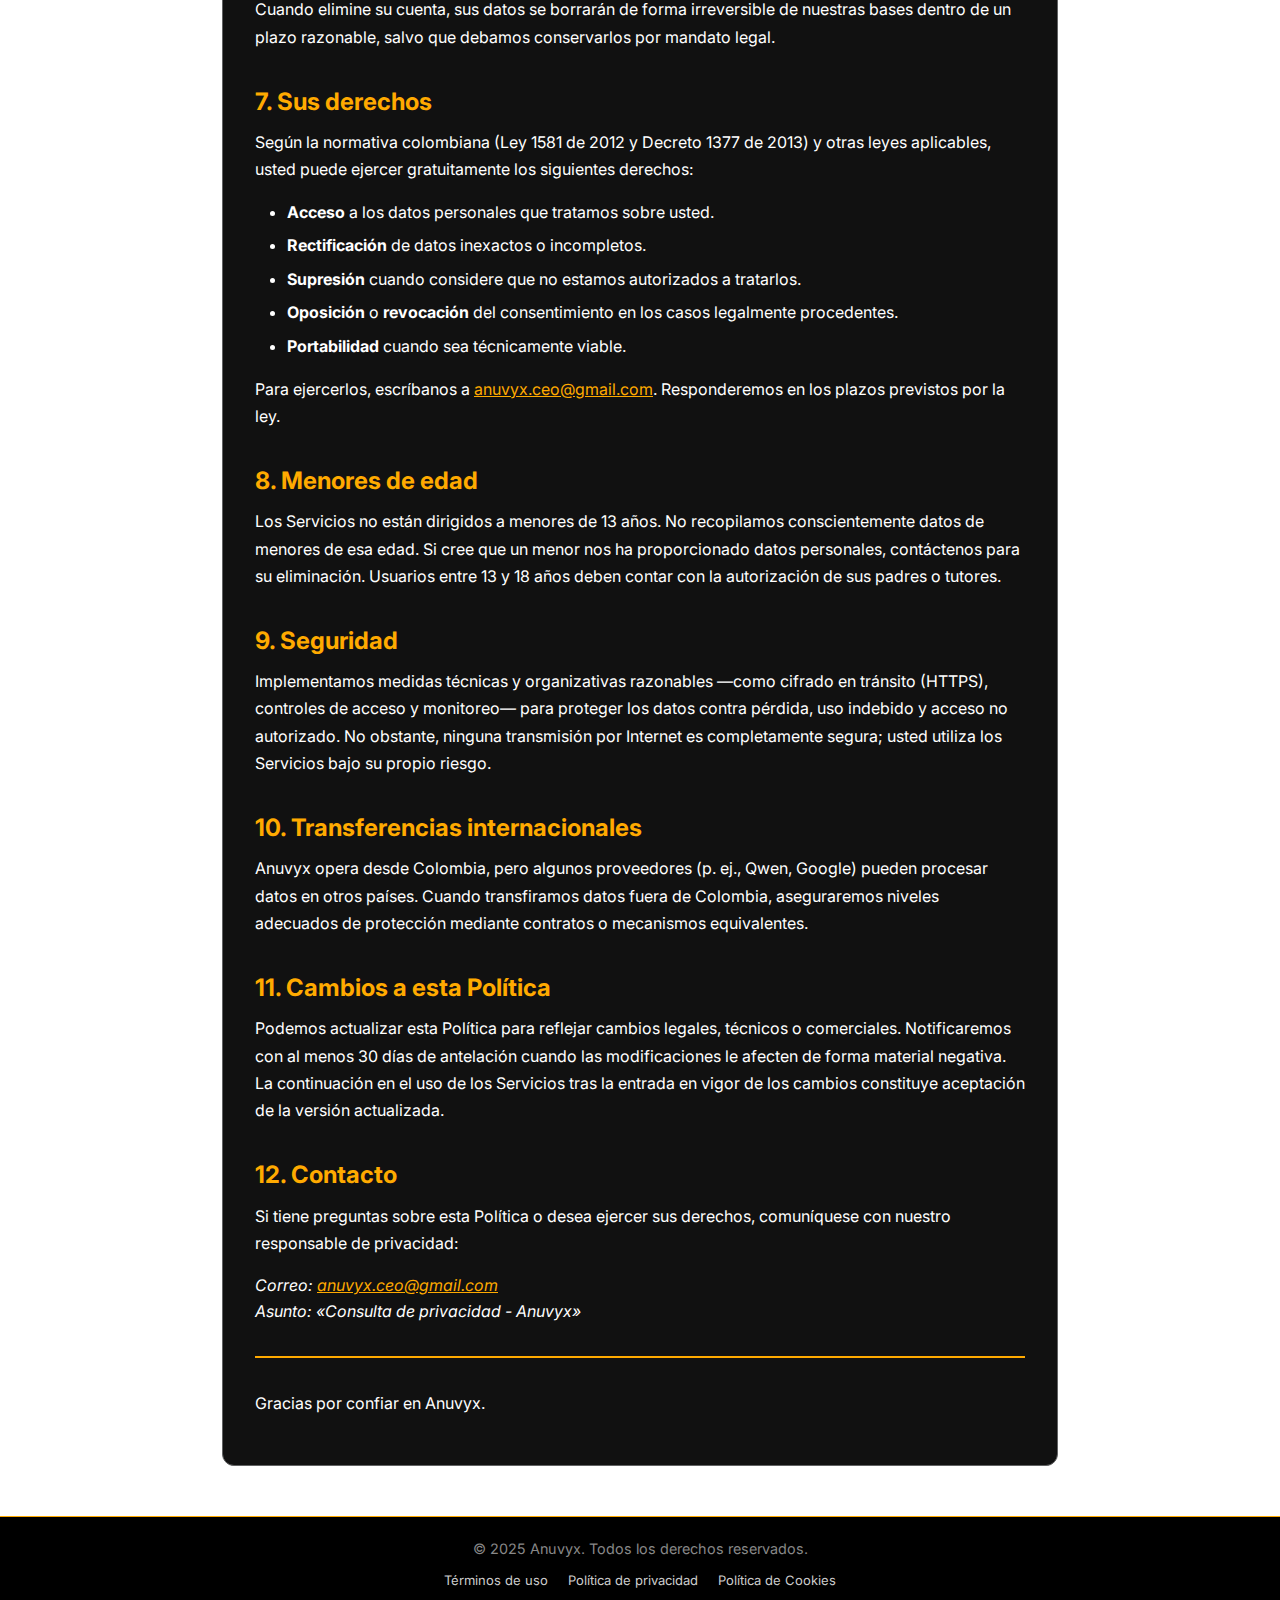
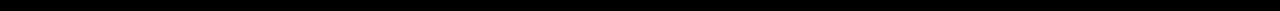
<file: legal/privacy-policy.html>
<!DOCTYPE html>
<html lang="es">
<head>
  <meta charset="UTF-8" />
  <meta name="viewport" content="width=device-width, initial-scale=1.0" />
  <title>Política de Privacidad - Anuvyx</title>
  <link rel="stylesheet" href="../styles.css" />
  <link href="https://fonts.googleapis.com/css2?family=Inter:wght@300;400;500;700&display=swap" rel="stylesheet" />
  <link rel="icon" type="image/x-icon" href="../static/logo/favicon.ico" />
  <style>
    .legal-container {
      max-width: 900px;
      margin: 180px auto 50px;
      padding: 0 2rem;
      color: var(--color-text);
    }

    .legal-content {
      background: var(--color-background-dark);
      padding: 0 2rem 2rem 2rem;
      border-radius: 12px;
      border: 1px solid var(--color-scrollbar-thumb);
    }

    .legal-content h1 {
      font-size: 2rem;
      margin: 2rem 0 0.5rem;
      text-align: center;
      color: var(--color-border-gold);
    }

    .legal-content h2 {
      font-size: 1.5rem;
      margin: 2rem 0 0.5rem;
      color: var(--color-border-gold);
    }

    .legal-content p {
      margin-bottom: 1rem;
      line-height: 1.7;
    }

    .legal-content ul, ol {
      margin: 1rem 0 1rem 2rem;
    }

    .legal-content li {
      margin-bottom: 0.5rem;
    }

    body.legal-page {
      background: linear-gradient(rgba(0, 0, 0, 0.8), rgba(0, 0, 0, 0.8)),
                  url("../static/index/energies-banner.avif");
      background-size: cover;
      background-position: center;
      background-attachment: fixed;
    }

    hr {
      border: none;
      height: 2px;
      background: var(--color-border-gold);
      margin: 2rem 0;
    }

    a {
      color: var(--color-border-gold);
    }

    @media (max-width: 768px) {
      .legal-container {
        margin: 100px auto 30px;
        padding: 0 1rem;
      }

      .legal-content {
        padding: 1.5rem;
      }

      .legal-content h2 {
        font-size: 1.3rem;
      }
    }
  </style>
</head>
<body class="legal-page">
  <!-- Top Bar -->
  <div class="top-bar" onclick="window.location.reload()" style="cursor: pointer;" title="Recargar">
    <a href="../index.html" class="company-name">ANUVYX</a>
  </div>

  <!-- Navigation Bar -->
  <nav class="nav">
    <a href="../index.html" class="nav-logo">
      <img src="../static/logo/Anuvyx-White-NB.PNG" alt="Logo Anuvyx" class="logo-img" title="Inicio" />
    </a>
    <div class="menu-toggle">
      <span></span>
      <span></span>
      <span></span>
    </div>
    <div class="nav-links">
      <a href="../index.html#ia" class="nav-link">IA</a>
      <a href="../index.html#iot" class="nav-link">IoT</a>
      <a href="../index.html#blockchain" class="nav-link">Blockchain</a>
      <a href="../index.html#metaverso" class="nav-link">Metaverso</a>
      <a href="../index.html#energias" class="nav-link">Energías Limpias</a>
      <a href="../account/login.html" class="nav-link login-link">Iniciar sesión</a>
    </div>
  </nav>

  <!-- Política de Privacidad Content -->
  <main class="legal-container">
    <div class="legal-content">
      <section>
        <h1>POLÍTICA DE PRIVACIDAD<br><small style="font-size:1rem;font-weight:400">Versión beta — Vigente desde el 16 de mayo de 2025</small></h1>

        <p>En <strong>Anuvyx S.A.S.</strong> (en adelante, «Anuvyx», «nosotros» o «nuestro») respetamos su privacidad y nos comprometemos a proteger los datos personales que obtenemos de usted o sobre usted cuando utiliza nuestra plataforma web, incluida la sección de Inteligencia Artificial denominada <em>Arex IA</em>, y cualquier otro sitio, aplicación, API o servicio relacionado (conjuntamente, los «Servicios»).</p>
        <p>Esta Política explica qué datos personales recopilamos, cómo los usamos, con quién los compartimos, cuánto tiempo los conservamos, los derechos que le asisten y cómo puede ejercerlos. Si no está de acuerdo con las prácticas descritas, le rogamos que no utilice los Servicios.</p>

        <hr>

        <h2>1. ¿Quién es el responsable del tratamiento?</h2>
        <address>
          Responsable: <strong>Anuvyx S.A.S.</strong><br>
          Domicilio: Bogotá D.C., Colombia<br>
          Correo electrónico: <a href="mailto:anuvyx.ceo@gmail.com">anuvyx.ceo@gmail.com</a>
        </address>

        <h2>2. Datos personales que recopilamos</h2>
        <p>A efectos de esta Política, «datos personales» son toda información vinculada o que pueda asociarse a una persona natural identificada o identificable. Recopilamos:</p>
        <h3>2.1 Datos que usted nos proporciona</h3>
        <ul>
          <li><strong>Información de cuenta:</strong> nombre completo, correo electrónico, contraseña (cifrada) y —de forma opcional— fecha de nacimiento.</li>
          <li><strong>Contenido del usuario:</strong> instrucciones, textos u otros datos que introduzca en Arex IA, además de cualquier archivo, imagen o audio que decida cargar.</li>
          <li><strong>Comunicaciones:</strong> mensajes o correos que nos envíe, incluidos comentarios, solicitudes de soporte o encuestas.</li>
        </ul>
        <h3>2.2 Datos recopilados automáticamente</h3>
        <ul>
          <li><strong>Registros y uso:</strong> dirección IP, tipo y configuración del navegador, fecha y hora de cada solicitud, páginas consultadas, funciones utilizadas y duración de la sesión.</li>
          <li><strong>Información del dispositivo:</strong> sistema operativo, identificadores de dispositivo, tipo de equipo o móvil y su configuración.</li>
          <li><strong>Información de ubicación aproximada:</strong> inferida a partir de la dirección IP para finalidades de seguridad y personalización.</li>
          <li><strong>Cookies y tecnologías similares:</strong> utilizamos cookies propias y de terceros para operar la Plataforma, recordar sus preferencias y analizar el rendimiento. Consulte nuestra Política de Cookies para más detalles.</li>
        </ul>
        <h3>2.3 Datos de terceros y fuentes públicas</h3>
        <p>Recibimos información de proveedores de seguridad para prevenir fraude y de servicios de marketing para identificar posibles clientes empresariales. Asimismo, cuando desarrollamos o refinamos modelos, podemos incorporar información disponible públicamente en Internet.</p>

        <h2>3. Finalidades y bases legales del tratamiento</h2>
        <p>Tratamos sus datos personales para:</p>
        <ol>
          <li>Prestar, mantener y mejorar los Servicios <em>(base legal: ejecución del contrato)</em>.</li>
          <li>Responder a sus consultas y brindarle soporte <em>(base legal: ejecución del contrato)</em>.</li>
          <li>Investigación y desarrollo para mejorar algoritmos de IA y lanzar nuevas funcionalidades <em>(base legal: interés legítimo)</em>.</li>
          <li>Seguridad y prevención de fraude, incluida la detección de actividades inusuales <em>(base legal: interés legítimo)</em>.</li>
          <li>Cumplimiento de obligaciones legales aplicables en Colombia y otras jurisdicciones <em>(base legal: obligación legal)</em>.</li>
          <li>Comunicarle novedades sobre el Servicio o cambios en nuestros términos <em>(base legal: interés legítimo o su consentimiento cuando sea requerido)</em>.</li>
        </ol>
        <h3>3.1 Uso del Contenido para entrenamiento de modelos</h3>
        <p>Podemos utilizar el Contenido del usuario para mejorar y ajustar nuestros modelos de IA. Si prefiere que no utilicemos su Contenido con este fin, escriba a nuestro correo de contacto especificando su solicitud de exclusión. Tenga en cuenta que esto puede limitar la capacidad de los Servicios para adaptarse mejor a sus necesidades.</p>

        <h2>4. Cookies y tecnologías similares</h2>
        <p>Las cookies son pequeños archivos que se almacenan en su navegador y permiten reconocerle entre sesiones. Empleamos:</p>
        <ul>
          <li>Cookies esenciales para iniciar sesión y mantener la sesión;</li>
          <li>Cookies de rendimiento para analizar métricas de uso mediante Google Analytics u otras herramientas;</li>
          <li>reCAPTCHA v3 de Google para proteger formularios frente a bots.</li>
        </ul>
        <p>Puede configurar su navegador para rechazar cookies, aunque algunas funciones podrían verse afectadas.</p>

        <h2>5. Compartición y divulgación de datos personales</h2>
        <p>Divulgamos datos personales solo en las circunstancias siguientes:</p>
        <ol>
          <li><strong>Proveedores de servicios:</strong> Incluyen hosting, computación en la nube, almacenamiento, analítica, atención al cliente y pasarelas de correo. Entre ellos se encuentran Qwen (proveedor de modelos IA), Google (reCAPTCHA v3 y Custom Search) y Unsplash (banners de imágenes). Estos proveedores acceden a los datos exclusivamente para prestarnos servicios conforme a nuestras instrucciones.</li>
          <li><strong>Transferencias de negocio:</strong> En caso de fusión, adquisición o reestructuración, los datos podrán transferirse al sucesor, quien respetará esta Política.</li>
          <li><strong>Autoridades y obligaciones legales:</strong> Cuando la ley lo requiera o para proteger derechos de Anuvyx, de nuestros usuarios o del público.</li>
          <li><strong>Filiales y aliados corporativos:</strong> Si creamos subsidiarias o filiales, podrán tratar los datos con las mismas finalidades y protecciones aquí descritas.</li>
          <li><strong>Otros usuarios o terceros a los que usted decida enviar información:</strong> Por ejemplo, al compartir enlaces de conversaciones generadas con Arex IA.</li>
        </ol>
        <p><em>No vendemos sus datos personales.</em></p>

        <h2>6. Conservación de los datos</h2>
        <p>Conservamos los datos personales mientras:</p>
        <ul>
          <li>Sea necesario para la prestación de los Servicios y las finalidades descritas;</li>
          <li>Exista una obligación legal de conservarlos; o</li>
          <li>Sea preciso para la resolución de disputas o la protección de nuestros intereses legales.</li>
        </ul>
        <p>Cuando elimine su cuenta, sus datos se borrarán de forma irreversible de nuestras bases dentro de un plazo razonable, salvo que debamos conservarlos por mandato legal.</p>

        <h2>7. Sus derechos</h2>
        <p>Según la normativa colombiana (Ley 1581 de 2012 y Decreto 1377 de 2013) y otras leyes aplicables, usted puede ejercer gratuitamente los siguientes derechos:</p>
        <ul>
          <li><strong>Acceso</strong> a los datos personales que tratamos sobre usted.</li>
          <li><strong>Rectificación</strong> de datos inexactos o incompletos.</li>
          <li><strong>Supresión</strong> cuando considere que no estamos autorizados a tratarlos.</li>
          <li><strong>Oposición</strong> o <strong>revocación</strong> del consentimiento en los casos legalmente procedentes.</li>
          <li><strong>Portabilidad</strong> cuando sea técnicamente viable.</li>
        </ul>
        <p>Para ejercerlos, escríbanos a <a href="mailto:anuvyx.ceo@gmail.com">anuvyx.ceo@gmail.com</a>. Responderemos en los plazos previstos por la ley.</p>

        <h2>8. Menores de edad</h2>
        <p>Los Servicios no están dirigidos a menores de 13 años. No recopilamos conscientemente datos de menores de esa edad. Si cree que un menor nos ha proporcionado datos personales, contáctenos para su eliminación. Usuarios entre 13 y 18 años deben contar con la autorización de sus padres o tutores.</p>

        <h2>9. Seguridad</h2>
        <p>Implementamos medidas técnicas y organizativas razonables —como cifrado en tránsito (HTTPS), controles de acceso y monitoreo— para proteger los datos contra pérdida, uso indebido y acceso no autorizado. No obstante, ninguna transmisión por Internet es completamente segura; usted utiliza los Servicios bajo su propio riesgo.</p>

        <h2>10. Transferencias internacionales</h2>
        <p>Anuvyx opera desde Colombia, pero algunos proveedores (p. ej., Qwen, Google) pueden procesar datos en otros países. Cuando transfiramos datos fuera de Colombia, aseguraremos niveles adecuados de protección mediante contratos o mecanismos equivalentes.</p>

        <h2>11. Cambios a esta Política</h2>
        <p>Podemos actualizar esta Política para reflejar cambios legales, técnicos o comerciales. Notificaremos con al menos 30 días de antelación cuando las modificaciones le afecten de forma material negativa. La continuación en el uso de los Servicios tras la entrada en vigor de los cambios constituye aceptación de la versión actualizada.</p>

        <h2>12. Contacto</h2>
        <p>Si tiene preguntas sobre esta Política o desea ejercer sus derechos, comuníquese con nuestro responsable de privacidad:</p>
        <address>
          Correo: <a href="mailto:anuvyx.ceo@gmail.com">anuvyx.ceo@gmail.com</a><br>
          Asunto: «Consulta de privacidad - Anuvyx»
        </address>

        <hr>
        <p>Gracias por confiar en Anuvyx.</p>
      </section>
    </div>
  </main>

  <!-- Footer -->
  <footer class="footer">
    <p class="copyright">&copy; 2025 Anuvyx. Todos los derechos reservados.</p>
    <div class="legal-links">
      <a href="terms-of-use.html">Términos de uso</a>
      <a href="privacy-policy.html">Política de privacidad</a>
      <a href="cookie-policy.html">Política de Cookies</a>
    </div>
  </footer>

  <script src="../script.js"></script>
</body>
</html>
</file>
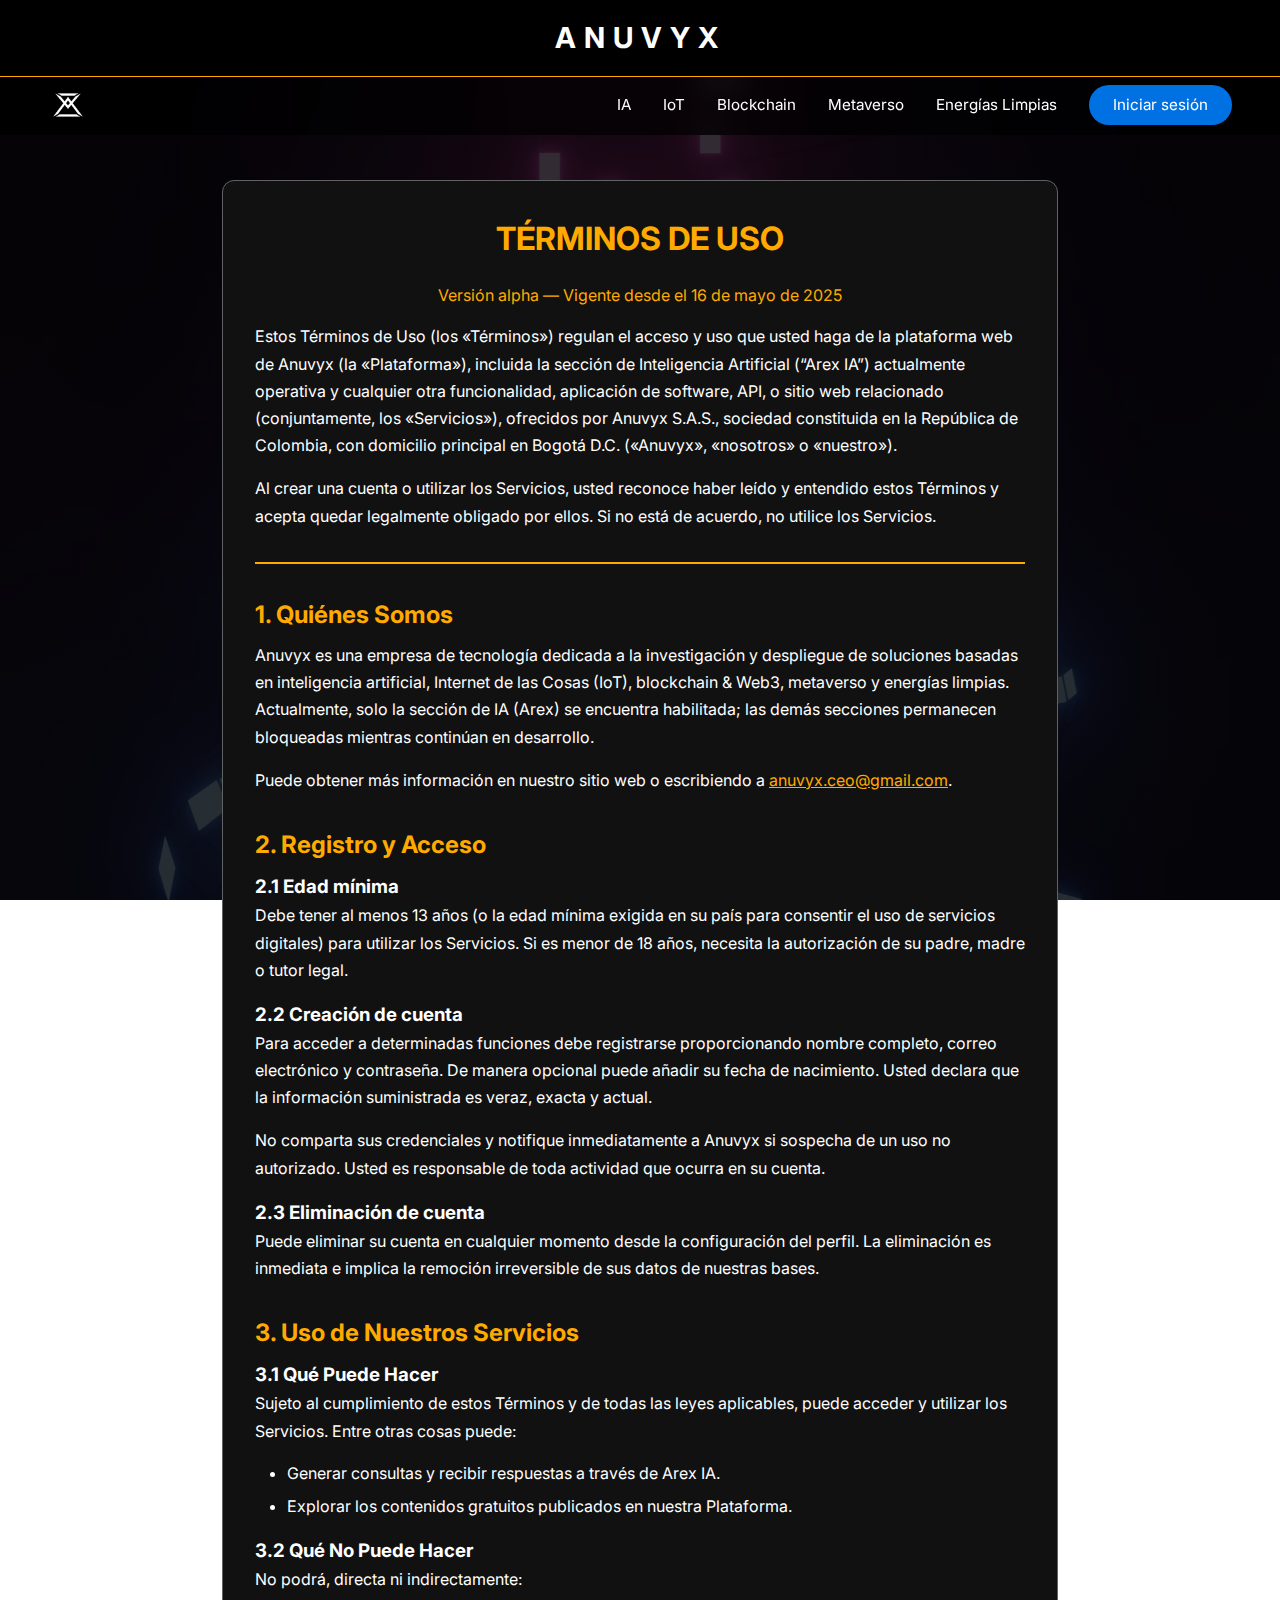
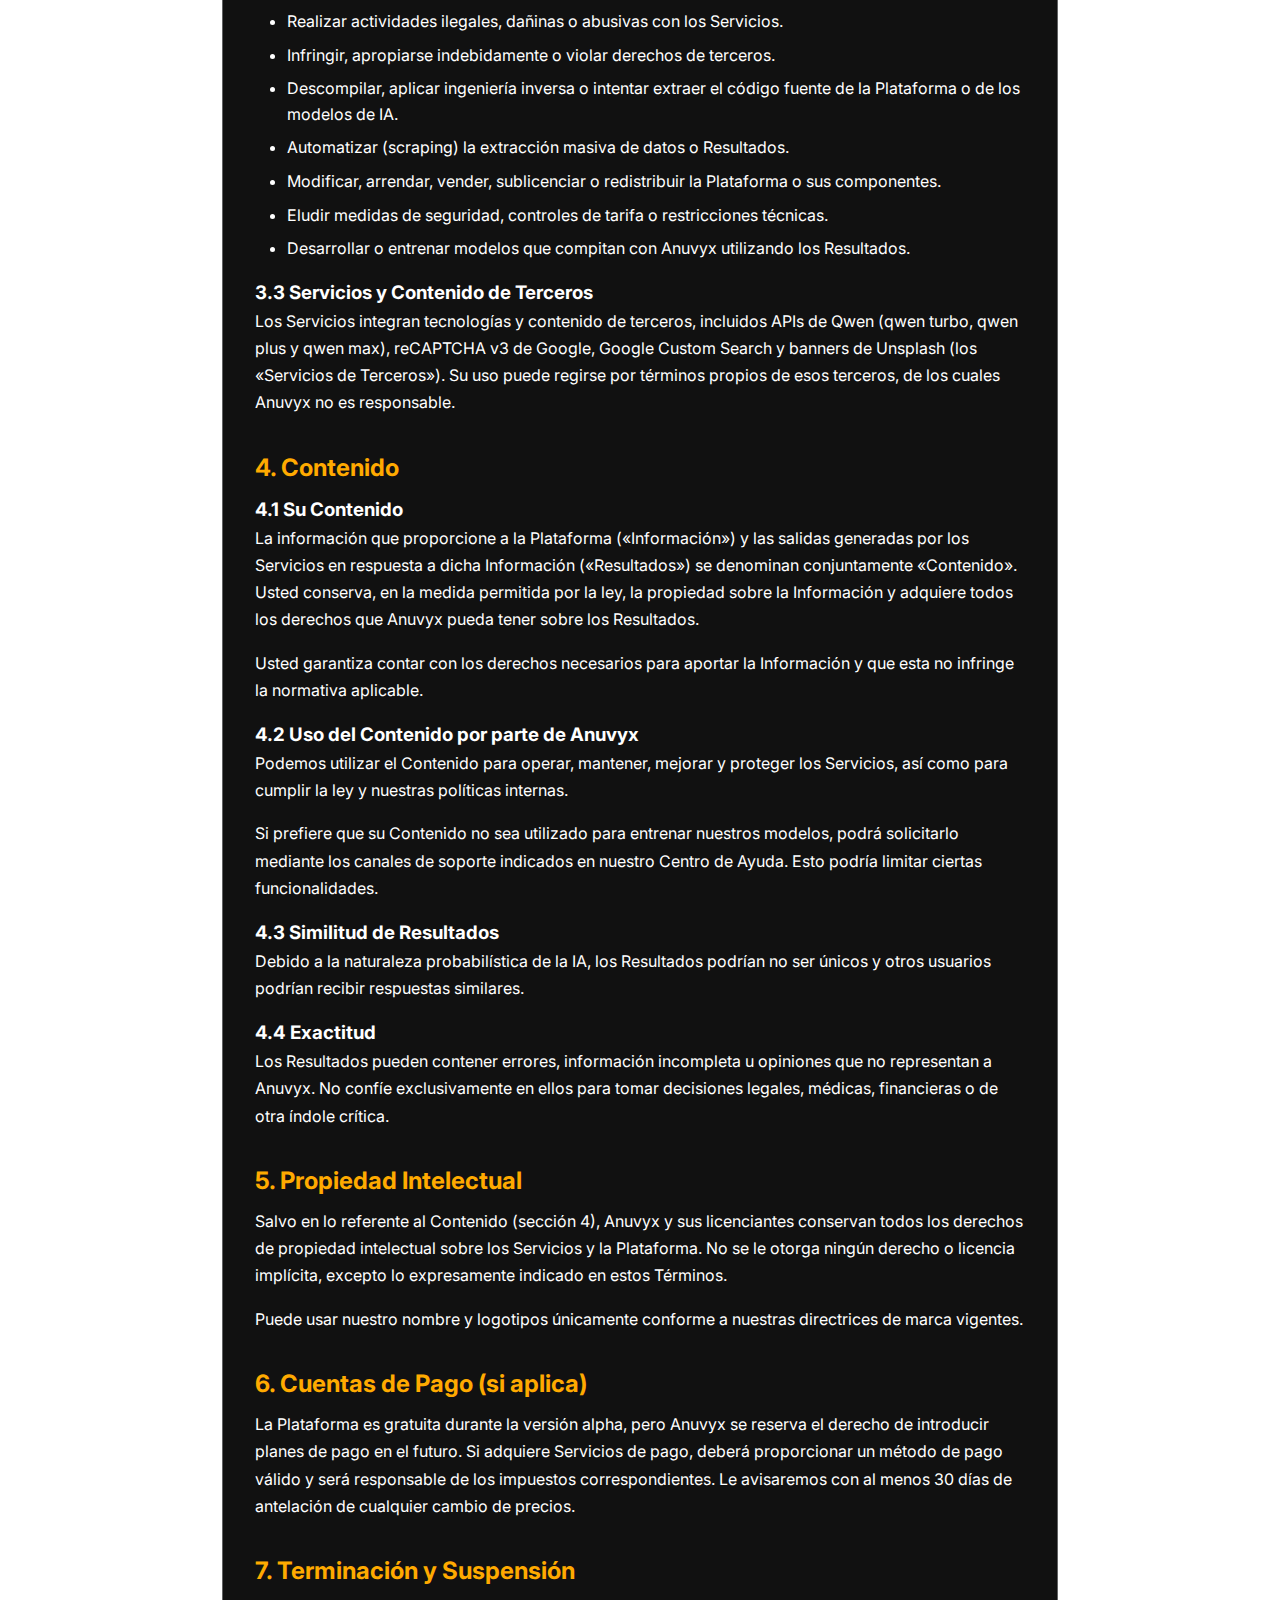
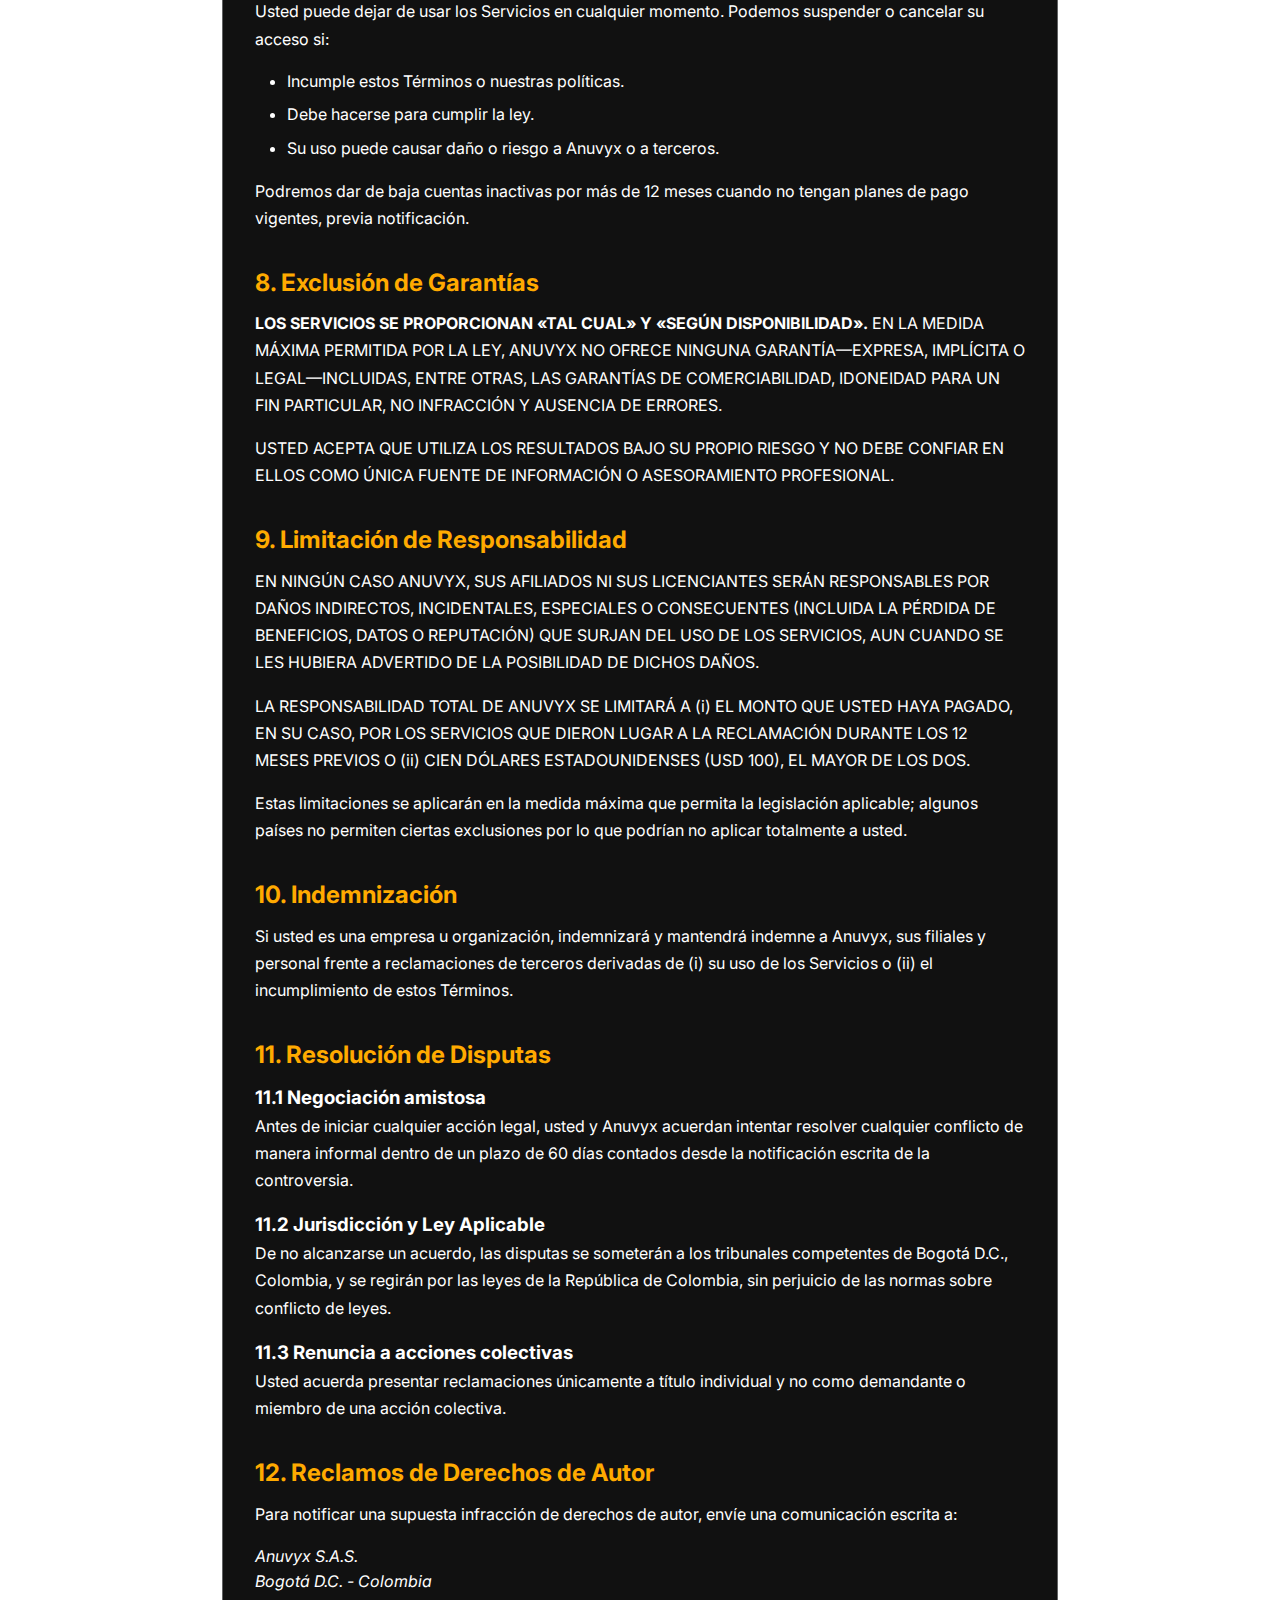
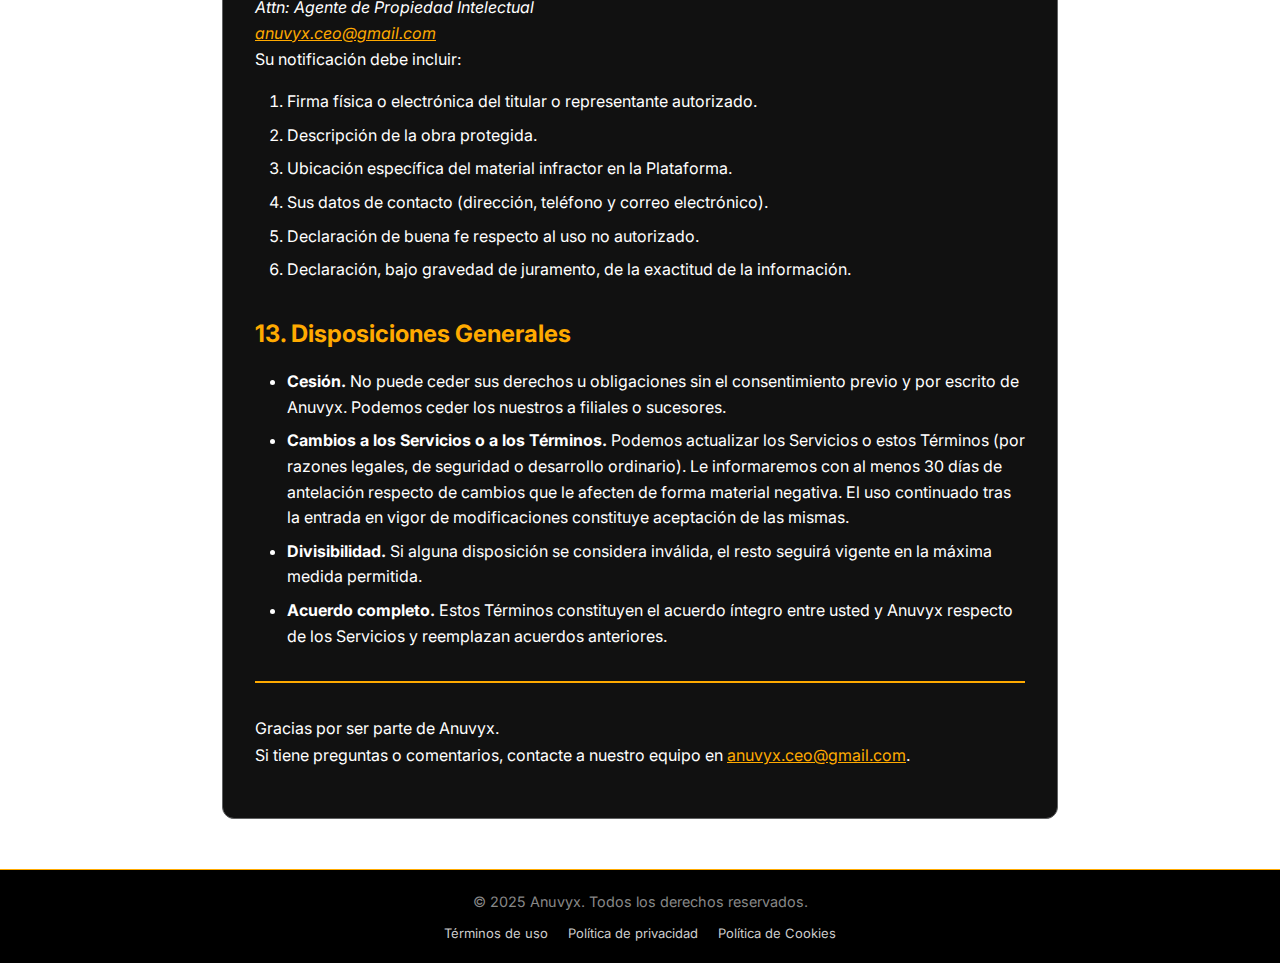
<file: legal/terms-of-use.html>
<!DOCTYPE html>
<html lang="es">
<head>
  <meta charset="UTF-8">
  <meta name="viewport" content="width=device-width, initial-scale=1.0">
  <title>Términos de Uso - Anuvyx</title>
  <link rel="stylesheet" href="../styles.css">
  <link href="https://fonts.googleapis.com/css2?family=Inter:wght@300;400;500;700&display=swap" rel="stylesheet">
  <link rel="icon" type="image/x-icon" href="../static/logo/favicon.ico">
  <style>
    .legal-container {
      max-width: 900px;
      margin: 180px auto 50px;
      padding: 0 2rem;
      color: var(--color-text);
    }

    .legal-content {
      background: var(--color-background-dark);
      padding: 0 2rem 2rem 2rem;
      border-radius: 12px;
      border: 1px solid var(--color-scrollbar-thumb);
    }

    .legal-content h1 {
      font-size: 2rem;
      margin: 2rem 0 0.5rem;
      text-align: center;
      color: var(--color-border-gold);
    }

    .legal-content h2 {
      font-size: 1.5rem;
      margin: 2rem 0 0.5rem;
      color: var(--color-border-gold);
    }

    .legal-content p {
      margin-bottom: 1rem;
      line-height: 1.7;
    }

    .legal-content ul, ol {
      margin: 1rem 0 1rem 2rem;
    }

    .legal-content li {
      margin-bottom: 0.5rem;
    }

    body.legal-page {
      background: linear-gradient(rgba(0, 0, 0, 0.8), rgba(0, 0, 0, 0.8)),
                  url("../static/index/meta-banner.avif");
      background-size: cover;
      background-position: center 80%;
      background-attachment: fixed;
    }

    hr {
      border: none;
      height: 2px;
      background: var(--color-border-gold);
      margin: 2rem 0;
    }

    a {
      color: var(--color-border-gold);
    }

    @media (max-width: 768px) {
      .legal-container {
        margin: 100px auto 30px;
        padding: 0 1rem;
      }

      .legal-content {
        padding: 1.5rem;
      }

      .legal-content h2 {
        font-size: 1.3rem;
      }
    }
  </style>
</head>
<body class="legal-page">
  <!-- Top Bar -->
  <div class="top-bar" onclick="window.location.reload()" style="cursor: pointer;" title="Recargar">
    <a href="../index.html" class="company-name">ANUVYX</a>
  </div>

  <!-- Navigation Bar -->
  <nav class="nav">
    <a href="../index.html" class="nav-logo">
      <img src="../static/logo/Anuvyx-White-NB.PNG" alt="Logo Anuvyx" class="logo-img" title="Inicio">
    </a>
    <div class="menu-toggle">
      <span></span>
      <span></span>
      <span></span>
    </div>
    <div class="nav-links">
      <a href="../index.html#ia" class="nav-link">IA</a>
      <a href="../index.html#iot" class="nav-link">IoT</a>
      <a href="../index.html#blockchain" class="nav-link">Blockchain</a>
      <a href="../index.html#metaverso" class="nav-link">Metaverso</a>
      <a href="../index.html#energias" class="nav-link">Energías Limpias</a>
      <a href="../account/login.html" class="nav-link login-link">Iniciar sesión</a>
    </div>
  </nav>

  <!-- Términos de Uso Content -->
  <main class="legal-container">
    <div class="legal-content">
      <section>
        <h1>TÉRMINOS DE USO<br><small style="font-size:1rem;font-weight:400">Versión alpha — Vigente desde el 16 de mayo de 2025</small></h1>

        <p>Estos Términos de Uso (los «Términos») regulan el acceso y uso que usted haga de la plataforma web de Anuvyx (la «Plataforma»), incluida la sección de Inteligencia Artificial (“Arex IA”) actualmente operativa y cualquier otra funcionalidad, aplicación de software, API, o sitio web relacionado (conjuntamente, los «Servicios»), ofrecidos por Anuvyx S.A.S., sociedad constituida en la República de Colombia, con domicilio principal en Bogotá D.C. («Anuvyx», «nosotros» o «nuestro»).</p>
        <p>Al crear una cuenta o utilizar los Servicios, usted reconoce haber leído y entendido estos Términos y acepta quedar legalmente obligado por ellos. Si no está de acuerdo, no utilice los Servicios.</p>

        <hr>

        <h2>1. Quiénes Somos</h2>
        <p>Anuvyx es una empresa de tecnología dedicada a la investigación y despliegue de soluciones basadas en inteligencia artificial, Internet de las Cosas (IoT), blockchain & Web3, metaverso y energías limpias. Actualmente, solo la sección de IA (Arex) se encuentra habilitada; las demás secciones permanecen bloqueadas mientras continúan en desarrollo.</p>
        <p>Puede obtener más información en nuestro sitio web o escribiendo a <a href="mailto:anuvyx.ceo@gmail.com">anuvyx.ceo@gmail.com</a>.</p>

        <h2>2. Registro y Acceso</h2>
        <h3>2.1 Edad mínima</h3>
        <p>Debe tener al menos 13 años (o la edad mínima exigida en su país para consentir el uso de servicios digitales) para utilizar los Servicios. Si es menor de 18 años, necesita la autorización de su padre, madre o tutor legal.</p>
        <h3>2.2 Creación de cuenta</h3>
        <p>Para acceder a determinadas funciones debe registrarse proporcionando nombre completo, correo electrónico y contraseña. De manera opcional puede añadir su fecha de nacimiento. Usted declara que la información suministrada es veraz, exacta y actual.</p>
        <p>No comparta sus credenciales y notifique inmediatamente a Anuvyx si sospecha de un uso no autorizado. Usted es responsable de toda actividad que ocurra en su cuenta.</p>
        <h3>2.3 Eliminación de cuenta</h3>
        <p>Puede eliminar su cuenta en cualquier momento desde la configuración del perfil. La eliminación es inmediata e implica la remoción irreversible de sus datos de nuestras bases.</p>

        <h2>3. Uso de Nuestros Servicios</h2>
        <h3>3.1 Qué Puede Hacer</h3>
        <p>Sujeto al cumplimiento de estos Términos y de todas las leyes aplicables, puede acceder y utilizar los Servicios. Entre otras cosas puede:</p>
        <ul>
          <li>Generar consultas y recibir respuestas a través de Arex IA.</li>
          <li>Explorar los contenidos gratuitos publicados en nuestra Plataforma.</li>
        </ul>
        <h3>3.2 Qué No Puede Hacer</h3>
        <p>No podrá, directa ni indirectamente:</p>
        <ul>
          <li>Realizar actividades ilegales, dañinas o abusivas con los Servicios.</li>
          <li>Infringir, apropiarse indebidamente o violar derechos de terceros.</li>
          <li>Descompilar, aplicar ingeniería inversa o intentar extraer el código fuente de la Plataforma o de los modelos de IA.</li>
          <li>Automatizar (scraping) la extracción masiva de datos o Resultados.</li>
          <li>Modificar, arrendar, vender, sublicenciar o redistribuir la Plataforma o sus componentes.</li>
          <li>Eludir medidas de seguridad, controles de tarifa o restricciones técnicas.</li>
          <li>Desarrollar o entrenar modelos que compitan con Anuvyx utilizando los Resultados.</li>
        </ul>
        <h3>3.3 Servicios y Contenido de Terceros</h3>
        <p>Los Servicios integran tecnologías y contenido de terceros, incluidos APIs de Qwen (qwen turbo, qwen plus y qwen max), reCAPTCHA v3 de Google, Google Custom Search y banners de Unsplash (los «Servicios de Terceros»). Su uso puede regirse por términos propios de esos terceros, de los cuales Anuvyx no es responsable.</p>

        <h2>4. Contenido</h2>
        <h3>4.1 Su Contenido</h3>
        <p>La información que proporcione a la Plataforma («Información») y las salidas generadas por los Servicios en respuesta a dicha Información («Resultados») se denominan conjuntamente «Contenido». Usted conserva, en la medida permitida por la ley, la propiedad sobre la Información y adquiere todos los derechos que Anuvyx pueda tener sobre los Resultados.</p>
        <p>Usted garantiza contar con los derechos necesarios para aportar la Información y que esta no infringe la normativa aplicable.</p>
        <h3>4.2 Uso del Contenido por parte de Anuvyx</h3>
        <p>Podemos utilizar el Contenido para operar, mantener, mejorar y proteger los Servicios, así como para cumplir la ley y nuestras políticas internas.</p>
        <p>Si prefiere que su Contenido no sea utilizado para entrenar nuestros modelos, podrá solicitarlo mediante los canales de soporte indicados en nuestro Centro de Ayuda. Esto podría limitar ciertas funcionalidades.</p>
        <h3>4.3 Similitud de Resultados</h3>
        <p>Debido a la naturaleza probabilística de la IA, los Resultados podrían no ser únicos y otros usuarios podrían recibir respuestas similares.</p>
        <h3>4.4 Exactitud</h3>
        <p>Los Resultados pueden contener errores, información incompleta u opiniones que no representan a Anuvyx. No confíe exclusivamente en ellos para tomar decisiones legales, médicas, financieras o de otra índole crítica.</p>

        <h2>5. Propiedad Intelectual</h2>
        <p>Salvo en lo referente al Contenido (sección 4), Anuvyx y sus licenciantes conservan todos los derechos de propiedad intelectual sobre los Servicios y la Plataforma. No se le otorga ningún derecho o licencia implícita, excepto lo expresamente indicado en estos Términos.</p>
        <p>Puede usar nuestro nombre y logotipos únicamente conforme a nuestras directrices de marca vigentes.</p>

        <h2>6. Cuentas de Pago (si aplica)</h2>
        <p>La Plataforma es gratuita durante la versión alpha, pero Anuvyx se reserva el derecho de introducir planes de pago en el futuro. Si adquiere Servicios de pago, deberá proporcionar un método de pago válido y será responsable de los impuestos correspondientes. Le avisaremos con al menos 30 días de antelación de cualquier cambio de precios.</p>

        <h2>7. Terminación y Suspensión</h2>
        <p>Usted puede dejar de usar los Servicios en cualquier momento. Podemos suspender o cancelar su acceso si:</p>
        <ul>
          <li>Incumple estos Términos o nuestras políticas.</li>
          <li>Debe hacerse para cumplir la ley.</li>
          <li>Su uso puede causar daño o riesgo a Anuvyx o a terceros.</li>
        </ul>
        <p>Podremos dar de baja cuentas inactivas por más de 12 meses cuando no tengan planes de pago vigentes, previa notificación.</p>

        <h2>8. Exclusión de Garantías</h2>
        <p><strong>LOS SERVICIOS SE PROPORCIONAN «TAL CUAL» Y «SEGÚN DISPONIBILIDAD».</strong> EN LA MEDIDA MÁXIMA PERMITIDA POR LA LEY, ANUVYX NO OFRECE NINGUNA GARANTÍA—EXPRESA, IMPLÍCITA O LEGAL—INCLUIDAS, ENTRE OTRAS, LAS GARANTÍAS DE COMERCIABILIDAD, IDONEIDAD PARA UN FIN PARTICULAR, NO INFRACCIÓN Y AUSENCIA DE ERRORES.</p>
        <p>USTED ACEPTA QUE UTILIZA LOS RESULTADOS BAJO SU PROPIO RIESGO Y NO DEBE CONFIAR EN ELLOS COMO ÚNICA FUENTE DE INFORMACIÓN O ASESORAMIENTO PROFESIONAL.</p>

        <h2>9. Limitación de Responsabilidad</h2>
        <p>EN NINGÚN CASO ANUVYX, SUS AFILIADOS NI SUS LICENCIANTES SERÁN RESPONSABLES POR DAÑOS INDIRECTOS, INCIDENTALES, ESPECIALES O CONSECUENTES (INCLUIDA LA PÉRDIDA DE BENEFICIOS, DATOS O REPUTACIÓN) QUE SURJAN DEL USO DE LOS SERVICIOS, AUN CUANDO SE LES HUBIERA ADVERTIDO DE LA POSIBILIDAD DE DICHOS DAÑOS.</p>
        <p>LA RESPONSABILIDAD TOTAL DE ANUVYX SE LIMITARÁ A (i) EL MONTO QUE USTED HAYA PAGADO, EN SU CASO, POR LOS SERVICIOS QUE DIERON LUGAR A LA RECLAMACIÓN DURANTE LOS 12 MESES PREVIOS O (ii) CIEN DÓLARES ESTADOUNIDENSES (USD 100), EL MAYOR DE LOS DOS.</p>
        <p>Estas limitaciones se aplicarán en la medida máxima que permita la legislación aplicable; algunos países no permiten ciertas exclusiones por lo que podrían no aplicar totalmente a usted.</p>

        <h2>10. Indemnización</h2>
        <p>Si usted es una empresa u organización, indemnizará y mantendrá indemne a Anuvyx, sus filiales y personal frente a reclamaciones de terceros derivadas de (i) su uso de los Servicios o (ii) el incumplimiento de estos Términos.</p>

        <h2>11. Resolución de Disputas</h2>
        <h3>11.1 Negociación amistosa</h3>
        <p>Antes de iniciar cualquier acción legal, usted y Anuvyx acuerdan intentar resolver cualquier conflicto de manera informal dentro de un plazo de 60 días contados desde la notificación escrita de la controversia.</p>
        <h3>11.2 Jurisdicción y Ley Aplicable</h3>
        <p>De no alcanzarse un acuerdo, las disputas se someterán a los tribunales competentes de Bogotá D.C., Colombia, y se regirán por las leyes de la República de Colombia, sin perjuicio de las normas sobre conflicto de leyes.</p>
        <h3>11.3 Renuncia a acciones colectivas</h3>
        <p>Usted acuerda presentar reclamaciones únicamente a título individual y no como demandante o miembro de una acción colectiva.</p>

        <h2>12. Reclamos de Derechos de Autor</h2>
        <p>Para notificar una supuesta infracción de derechos de autor, envíe una comunicación escrita a:</p>
        <address>
          Anuvyx S.A.S.<br>
          Bogotá D.C. - Colombia<br>
          Attn: Agente de Propiedad Intelectual<br>
          <a href="mailto:anuvyx.ceo@gmail.com">anuvyx.ceo@gmail.com</a>
        </address>
        <p>Su notificación debe incluir:</p>
        <ol>
          <li>Firma física o electrónica del titular o representante autorizado.</li>
          <li>Descripción de la obra protegida.</li>
          <li>Ubicación específica del material infractor en la Plataforma.</li>
          <li>Sus datos de contacto (dirección, teléfono y correo electrónico).</li>
          <li>Declaración de buena fe respecto al uso no autorizado.</li>
          <li>Declaración, bajo gravedad de juramento, de la exactitud de la información.</li>
        </ol>

        <h2>13. Disposiciones Generales</h2>
        <ul>
          <li><strong>Cesión.</strong> No puede ceder sus derechos u obligaciones sin el consentimiento previo y por escrito de Anuvyx. Podemos ceder los nuestros a filiales o sucesores.</li>
          <li><strong>Cambios a los Servicios o a los Términos.</strong> Podemos actualizar los Servicios o estos Términos (por razones legales, de seguridad o desarrollo ordinario). Le informaremos con al menos 30 días de antelación respecto de cambios que le afecten de forma material negativa. El uso continuado tras la entrada en vigor de modificaciones constituye aceptación de las mismas.</li>
          <li><strong>Divisibilidad.</strong> Si alguna disposición se considera inválida, el resto seguirá vigente en la máxima medida permitida.</li>
          <li><strong>Acuerdo completo.</strong> Estos Términos constituyen el acuerdo íntegro entre usted y Anuvyx respecto de los Servicios y reemplazan acuerdos anteriores.</li>
        </ul>

        <hr>
        <p>Gracias por ser parte de Anuvyx.<br>
          Si tiene preguntas o comentarios, contacte a nuestro equipo en <a href="mailto:anuvyx.ceo@gmail.com">anuvyx.ceo@gmail.com</a>.
        </p>
      </section>
    </div>
  </main>

  <!-- Footer -->
  <footer class="footer">
    <p class="copyright">&copy; 2025 Anuvyx. Todos los derechos reservados.</p>
    <div class="legal-links">
      <a href="terms-of-use.html">Términos de uso</a>
      <a href="privacy-policy.html">Política de privacidad</a>
      <a href="cookie-policy.html">Política de Cookies</a>
    </div>
  </footer>

  <script src="../script.js"></script>
</body>
</html>
</file>
<file: styles.css>
:root {
  /* Colores básicos */
  --color-background: #000;
  --color-text: #fff;
  --color-border-gold: #ffaa00; /* Antes #d4a944 */
  --color-scrollbar-thumb: #616263;
  --color-scrollbar-track: #000;
  --color-primary: #0071e3;
  --color-muted: #888;
  --color-muted-overlay: rgba(64, 65, 68, 0.57); 
  --color-input-border: #616263;
  --color-background-dark: #111;
  --overlay-light: rgba(0, 0, 0, 0.7);
  --overlay-dark: rgba(0, 0, 0, 0.9);
}

/* Reset and Global Styles */
* {
  margin: 0;
  padding: 0;
  box-sizing: border-box;
  scrollbar-width: normal;
  scrollbar-color: var(--color-scrollbar-thumb) var(--color-scrollbar-track);
}

body {
  font-family: 'Inter', sans-serif;
  background: var(--color-background);
  color: var(--color-text);
  line-height: 1.6;
  overflow-x: hidden;
}

/* Top Bar Section */
.top-bar {
  background: var(--color-background);
  padding: 15px 0;
  text-align: center;
  border-bottom: 1px solid var(--color-border-gold);
  position: fixed;
  width: 100%;
  top: 0;
  z-index: 1001;
}

.company-name {
  font-size: 1.8rem;
  letter-spacing: 8px;
  color: var(--color-text);
  font-weight: bold;
  text-transform: uppercase;
  text-decoration: none;
  transition: opacity 0.3s;
}

.company-name:hover {
  opacity: 0.8;
}

/* Navigation Section */
.nav {
  position: fixed;
  top: 75px;
  width: 100%;
  padding: 0 3rem;
  background: rgba(0, 0, 0, 0.7);
  backdrop-filter: blur(15px);
  z-index: 1000;
  display: flex;
  justify-content: space-between;
  align-items: center;
  height: 60px;
}

.nav-logo {
  display: flex;
  align-items: center;
}

.nav-links {
  display: flex;
  gap: 2rem;
  align-items: center;
}

.nav-link {
  color: var(--color-text);
  text-decoration: none;
  font-size: 0.95rem;
  transition: opacity 0.3s;
}

.nav-link:hover {
  opacity: 0.7;
}

.user-icon {
  border-radius: 50%;
  max-width: 40px;
  max-height: 40px;
  object-fit: cover;
  margin-top: 5px;
  border: 2px solid var(--color-primary);
  transition: transform 0.3s ease, box-shadow 0.3s ease;
}

.user-icon:hover {
  transform: scale(1.1);
  box-shadow: 0 4px 8px rgba(0, 0, 0, 0.3);
}

/* User Menu Styles */
.user-menu-container {
  position: relative;
  display: inline-block;
}

.user-icon-container {
  cursor: pointer;
  padding: 5px;
}

.user-dropdown {
  display: none;
  position: absolute;
  right: 0;
  top: 100%;
  background: var(--color-background-dark);
  border: 1px solid var(--color-scrollbar-thumb);
  border-radius: 8px;
  min-width: 160px;
  z-index: 1001;
  margin-top: 10px;
  box-shadow: 0 8px 16px rgba(0, 0, 0, 0.3);
}

.user-dropdown.show {
  display: block;
  animation: dropdownFade 0.3s ease;
}

.dropdown-item {
  color: var(--color-text);
  padding: 12px 16px;
  text-decoration: none;
  display: block;
  font-size: 0.9rem;
  transition: background 0.3s;
}

.dropdown-item:hover {
  background: var(--color-muted-overlay);
}

.logout-button {
  cursor: pointer;
  border-top: 1px solid var(--color-scrollbar-thumb);
}

@keyframes dropdownFade {
  from {
    opacity: 0;
    transform: translateY(-10px);
  }
  to {
    opacity: 1;
    transform: translateY(0);
  }
}

/* Mobile Adjustments for User Menu */
@media (max-width: 768px) {
  .user-dropdown {
    position: fixed;
    right: 20px;
    top: 80px;
  }
  
  .user-menu-container {
    order: -1;
    margin-left: auto;
    padding-right: 20px;
  }
}

/* Sections Styles */
.section {
  height: 100vh;
  padding: 8rem 2rem;
  display: flex;
  align-items: center;
  justify-content: center;
  scroll-snap-align: start;
  background-position: center center;
}

.hero {
  background: linear-gradient(var(--overlay-light), var(--overlay-light)), url('static/index/hero-banner.avif');
  background-size: cover;
  background-position: center center;
  text-align: center;
  display: flex;
  flex-direction: column;
  justify-content: center;
  align-items: center;
  height: 100vh;
}

/* Auth Page Styles */
.auth-page {
  background: linear-gradient(var(--overlay-dark), var(--overlay-dark)), url('../static/index/hero-banner.avif');
  background-size: cover;
  min-height: 100vh;
}

.auth-nav {
  position: relative;
  display: flex;
  justify-content: space-between;
  align-items: center;
  padding: 20px 40px;
  background: rgba(0, 0, 0, 0.9);
  border-bottom: 1px solid var(--color-border-gold);
}

.nav-center {
  position: absolute;
  left: 50%;
  transform: translateX(-50%);
}

.auth-nav-text {
  font-size: 1.5rem;
  color: var(--color-text);
}

.auth-container {
  max-width: 500px;
  margin: 50px auto;
  padding: 2rem;
  background: rgba(17, 17, 17, 0.95);
  border-radius: 15px;
  border: 1px solid var(--color-scrollbar-thumb);
}

.auth-section {
  display: none;
  animation: fadeIn 0.3s ease;
}

.auth-section.active {
  display: block;
}

.auth-content h2 {
  font-size: 2.5rem;
  margin-bottom: 2rem;
  text-align: center;
}

.auth-links {
  margin-top: 1.5rem;
  text-align: center;
}

.auth-links a {
  color: var(--color-primary);
  text-decoration: none;
  transition: opacity 0.3s;
}

.auth-links a:hover {
  opacity: 0.8;
}

.toggle-password {
  position: absolute;
  right: 10px;
  top: 50%;
  transform: translateY(-50%);
  cursor: pointer;
  user-select: none;
}

@keyframes fadeIn {
  from { opacity: 0; transform: translateY(-20px); }
  to { opacity: 1; transform: translateY(0); }
}

@media (max-width: 768px) {
  .auth-container {
    margin: 20px;
    padding: 1.5rem;
  }
  
  .auth-content h2 {
    font-size: 2rem;
  }
}

/* Close Modal Styles */
.close-modal {
  position: absolute;
  top: 1rem;
  right: 1.5rem;
  color: var(--color-muted);
  font-size: 2rem;
  cursor: pointer;
  transition: color 0.3s;
}

.close-modal:hover {
  color: var(--color-text);
}

/* Form Styles */
.input-group {
  position: relative;
  margin: 2rem 0;
}

.input-group input {
  width: 100%;
  padding: 1rem;
  background: transparent;
  border: none;
  border-bottom: 1px solid var(--color-input-border);
  color: var(--color-text);
  font-size: 1rem;
  transition: border-color 0.3s;
}

.input-group input:focus {
  outline: none;
  border-color: var(--color-primary);
}

.input-group label {
  position: absolute;
  left: 1rem;
  top: 1rem;
  color: var(--color-muted);
  pointer-events: none;
  transition: all 0.3s;
}

.input-group input:focus ~ label,
.input-group input:valid ~ label {
  top: -1.2rem;
  left: 0;
  font-size: 0.8rem;
  color: var(--color-primary);
}

.login-links {
  margin-top: 1.5rem;
  text-align: center;
}

.login-links a {
  display: block;
  color: var(--color-muted);
  text-decoration: none;
  margin: 0.5rem 0;
  font-size: 0.9rem;
  transition: color 0.3s;
}

.login-links a:hover {
  color: var(--color-primary);
}

/* Button and Typography Styles */
.nav-links .login-link {
  background: var(--color-primary);
  padding: 0.5rem 1.5rem;
  border-radius: 2rem;
  margin-left: 0;
}

.hero-title {
  font-size: 4rem;
  margin-bottom: 1.5rem;
  font-weight: 700;
  order: 1;
}

.hero-subtitle {
  font-size: 1.5rem;
  color: var(--color-muted);
  margin-bottom: 3rem;
  order: 2;
}

.cta-button {
  background: var(--color-primary);
  border: none;
  color: var(--color-text);
  padding: 1rem 2.5rem;
  border-radius: 2rem;
  text-decoration: none;
  font-weight: 500;
  transition: all 0.3s;
  display: inline-block;
  order: 3;
}

.cta-button:hover {
  background: #0077ed;
  transform: scale(1.05);
}

/* Background Sections */
#ia {
  background: linear-gradient(var(--overlay-light), var(--overlay-light)), url('static/index/ia-banner.avif');
  background-size: cover;
  background-position: center 20%;
}

#iot {
  background: linear-gradient(var(--overlay-light), var(--overlay-light)), url('static/index/iot-banner.avif');
  background-size: cover;
  background-position: center 20%;
}

#blockchain {
  background: linear-gradient(var(--overlay-light), var(--overlay-light)), url('static/index/blockchain-banner.avif');
  background-size: cover;
  background-position: center center;
}

#metaverso {
  background: linear-gradient(var(--overlay-light), var(--overlay-light)), url('static/index/meta-banner.avif');
  background-size: cover;
  background-position: center center;
}

#energias {
  background: linear-gradient(var(--overlay-light), var(--overlay-light)), url('static/index/energies-banner.avif');
  background-size: cover;
  background-position: center center;
}

.section-content {
  max-width: 800px;
  text-align: center;
}

.section h2 {
  font-size: 3rem;
  margin-bottom: 1rem;
}

.section p {
  font-size: 1.2rem;
  color: var(--color-muted);
  margin-bottom: 2rem;
}

/* Logo Styles */
.logo-img {
  height: 40px;
  width: auto;
  transition: opacity 0.3s;
}

.logo-img:hover {
  opacity: 0.8;
}

/* Footer Section */
.footer {
  padding: 20px;
  text-align: center;
  background-color: #000;
  color: #fff;
  font-size: 14px;
  border-top: 1px solid var(--color-border-gold);
}

.footer .legal-links {
  margin-top: 10px;
  display: flex;
  justify-content: center;
  gap: 20px; 
  flex-wrap: wrap;
}

.footer .legal-links a {
  color: #ccc;
  text-decoration: none;
  font-size: 13px;
}

.footer .legal-links a:hover {
  text-decoration: underline;
}

.copyright {
  color: var(--color-muted);
  font-size: 0.9rem;
}

/* Spinner */
.spinner {
    width: 20px;
    height: 20px;
    border: 3px solid rgba(255, 255, 255, 0.3);
    border-top: 3px solid #fff;
    border-radius: 50%;
    animation: spin 0.8s linear infinite;
    display: inline-block;
    vertical-align: middle;
  }

  @keyframes spin {
    0% { transform: rotate(0deg); }
    100% { transform: rotate(360deg); }
  }

/* Mobile First Styles */
@media (max-width: 768px) {
  .top-bar {
    padding: 12px 0;
    border-bottom: 1px solid var(--color-border-gold);
  }
  
  .company-name {
    font-size: 1.2rem;
    letter-spacing: 3px;
  }
  
  .nav {
    top: 50px;
    padding: 0 1rem;
    height: 50px;
    background: rgba(0, 0, 0, 0.95);
  }
  
  .nav-logo {
    z-index: 1002;
  }
  
  .nav-links {
    display: none;
    position: fixed;
    height: 100vh;
    top: 0;
    left: 0;
    right: 0;
    bottom: 0;
    background: rgba(0, 0, 0, 1.0);
    flex-direction: column;
    padding: 80px 2rem 2rem;
    gap: 0;
    z-index: 1000;
    overflow-y: auto;
  }
  
  .nav-link {
    width: 100%;
    text-align: center;
    padding: 1.5rem 0;
    position: relative;
  }
  
  .nav-link:not(:first-child)::before {
    content: '';
    position: absolute;
    top: 0;
    left: 50%;
    transform: translateX(-50%);
    width: 80%;
    height: 1px;
    background: rgba(255, 255, 255, 0.2);
  }
  
  .nav-links.active {
    display: flex;
  }
  
  .nav-links::before {
    content: '';
    position: absolute;
    top: 0;
    left: 0;
    right: 0;
    height: 100px;
    background: linear-gradient(to bottom, var(--color-background) 60%, transparent);
    z-index: -1;
  }
  
  .logo-img {
    height: 30px;
  }
  
  .hero {
    padding: 6rem 1rem;
  }
  
  .hero-title {
    font-size: 2rem;
    line-height: 1.2;
    margin-bottom: 1rem;
  }
  
  .hero-subtitle {
    font-size: 1rem;
    margin-bottom: 2rem;
  }
  
  .cta-button {
    width: auto;
    padding: 1rem 2rem;
    border-radius: 1rem;
  }
  
  .hero,
  .section {
    background-position: center center !important;
    background-size: cover;
    background-repeat: no-repeat;
  }
  
  .section {
    padding: 6rem 1rem;
    height: auto;
    min-height: 100vh;
    scroll-snap-align: none;
  }
  
  .section h2 {
    font-size: 2rem;
  }
  
  .section p {
    font-size: 1rem;
  }
  
  .cta-button {
    width: 100%;
    text-align: center;
    padding: 1rem;
    border-radius: 1rem;
  }
  
  .menu-toggle {
    display: block;
    width: 30px;
    height: 20px;
    position: relative;
    cursor: pointer;
    z-index: 1002;
  }
  
  .menu-toggle span {
    position: absolute;
    height: 2px;
    width: 100%;
    background: var(--color-text);
    transition: all 0.3s ease;
  }
  
  .menu-toggle span:nth-child(1) {
    top: 0;
  }
  
  .menu-toggle span:nth-child(2) {
    top: 50%;
    transform: translateY(-50%);
  }
  
  .menu-toggle span:nth-child(3) {
    bottom: 0;
  }
  
  .menu-toggle.active span:nth-child(1) {
    transform: rotate(45deg) translate(5px, 5px);
  }
  
  .menu-toggle.active span:nth-child(2) {
    opacity: 0;
  }
  
  .menu-toggle.active span:nth-child(3) {
    transform: rotate(-45deg) translate(5px, -5px);
  }
  
  .nav-links {
    display: none;
    position: fixed;
    top: -100%;
    left: 0;
    right: 0;
    bottom: 0;
    background: rgba(0, 0, 0, 1.0);
    flex-direction: column;
    padding: 80px 2rem 2rem;
    gap: 0;
    z-index: 1000;
    overflow-y: auto;
    transition: top 0.5s ease-in-out;
  }
  
  .nav-links.active {
    top: 0;
    display: flex;
  }
  
  .nav-link {
    width: 100%;
    text-align: center;
    padding: 1.5rem 0;
    position: relative;
    opacity: 0;
    transform: translateY(-20px);
    transition: opacity 0.5s ease, transform 0.5s ease;
  }
  
  .nav-links.active .nav-link {
    animation: fadeInLinks 0.5s forwards;
  }
  
  @keyframes fadeInLinks {
    0% {
      opacity: 0;
      transform: translateY(-20px);
    }
    100% {
      opacity: 1;
      transform: translateY(0);
    }
  }
  
  .nav-links.active .nav-link:nth-child(1) {
    transition-delay: 0.1s;
  }
  
  .nav-links.active .nav-link:nth-child(2) {
    transition-delay: 0.2s;
  }
  
  .nav-links.active .nav-link:nth-child(3) {
    transition-delay: 0.3s;
  }
  
  .nav-links.active .nav-link:nth-child(4) {
    transition-delay: 0.4s;
  }
  
  .nav-links.active .nav-link:nth-child(5) {
    transition-delay: 0.5s;
  }
  
  body.no-scroll {
    overflow: hidden;
  }
}
</file>
